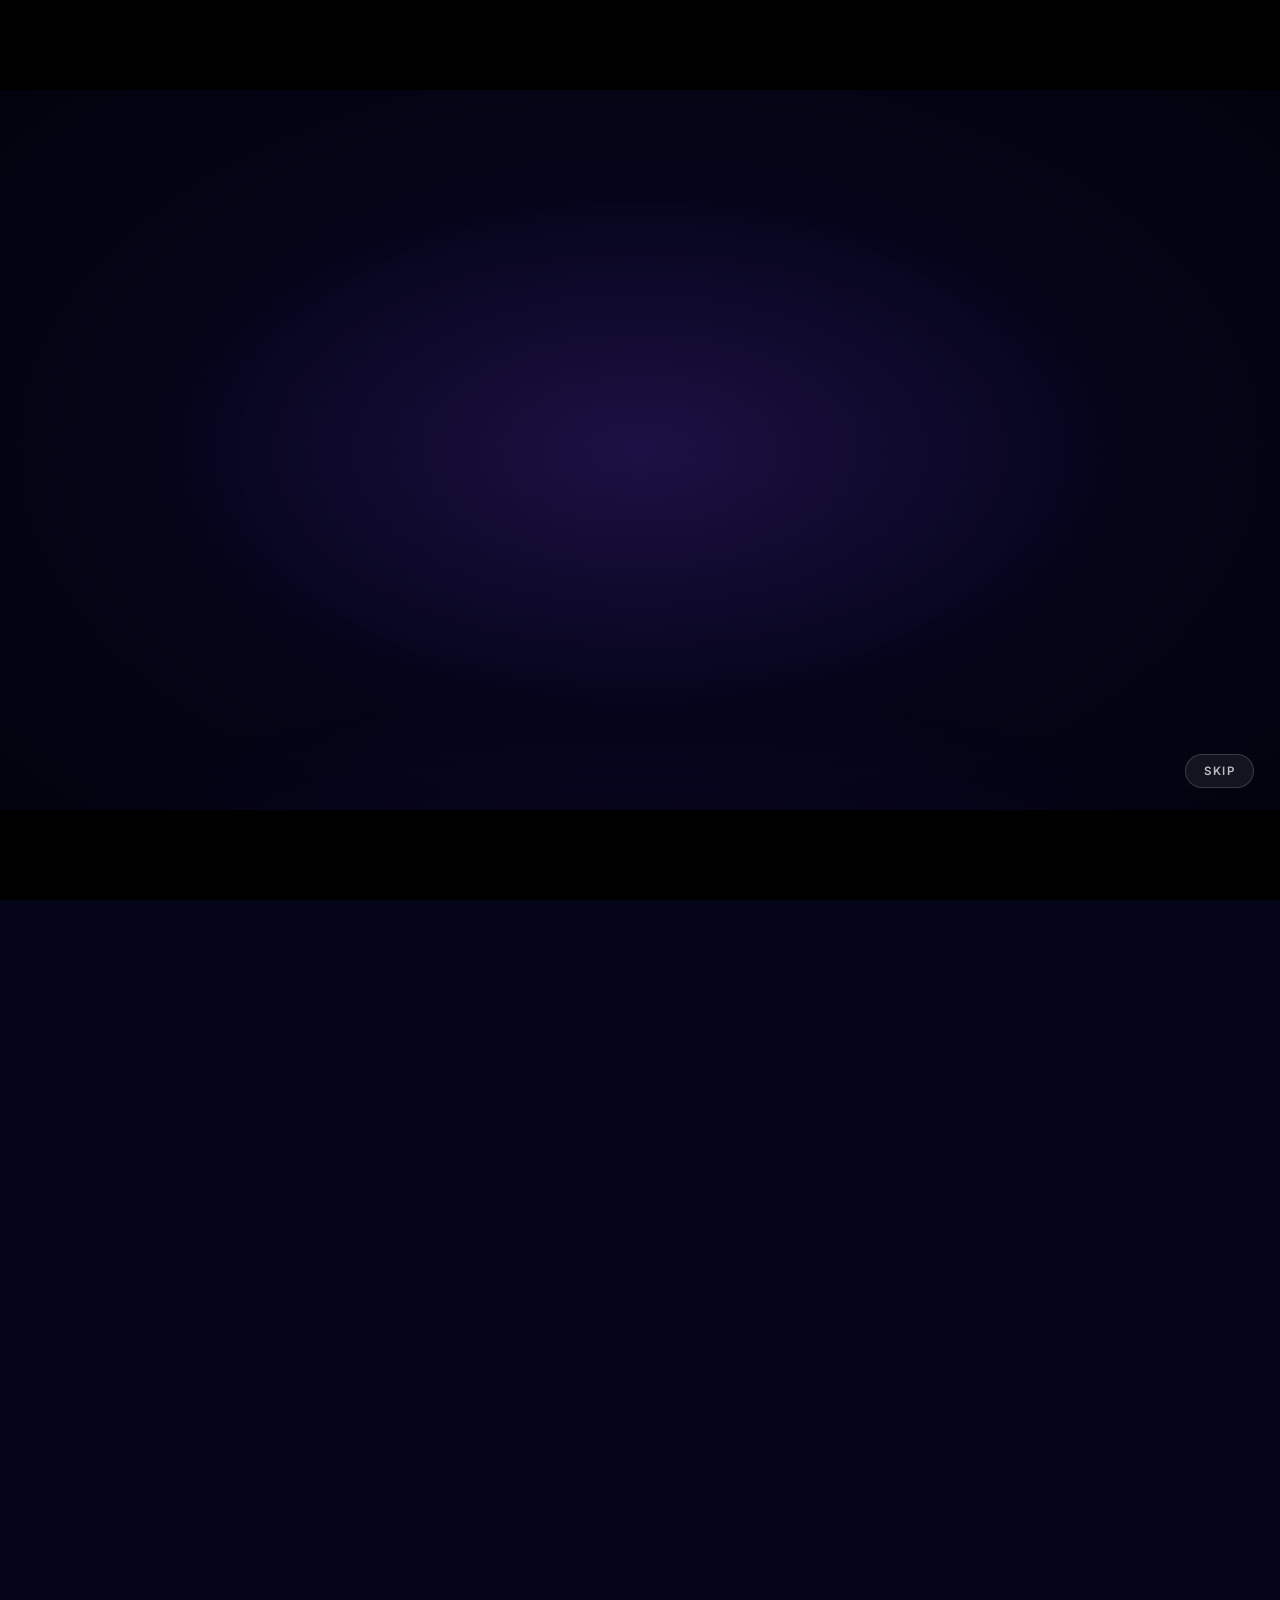
<file: index.html>
<!DOCTYPE html>
<html lang="en">
<head>
<meta charset="UTF-8">
  <link rel="icon" type="image/png" href="Logo/HOM Logo Default.png">
  <link rel="apple-touch-icon" href="Logo/HOM Logo Default.png">
<meta name="viewport" content="width=device-width, initial-scale=1.0">
<title>Hlophe Outdoor Media | Township &amp; Urban Advertising — Johannesburg</title>
<meta name="description" content="Hlophe Outdoor Media is Johannesburg's leading outdoor advertising company, connecting brands with millions of consumers across Gauteng's township markets. Static billboards, digital OOH, spaza branding and wall murals.">
<meta name="keywords" content="outdoor advertising Johannesburg, township advertising, OOH advertising South Africa, billboard advertising Soweto, BBBEE advertising agency, Gauteng outdoor media">
<link rel="canonical" href="https://hlophemedia.co.za/">
<meta property="og:title" content="Hlophe Outdoor Media | Township Outdoor Advertising">
<meta property="og:description" content="South Africa's leading township outdoor advertising network. Reach millions of consumers across Gauteng with static billboards, digital screens, spaza branding and wall murals.">
<meta property="og:type" content="website">
<meta property="og:image" content="https://hlophemedia.co.za/og-image.jpg">
<meta property="og:image:width" content="1200">
<meta property="og:image:height" content="630">
<meta property="og:site_name" content="Hlophe Outdoor Media">
<meta property="og:locale" content="en_ZA">
<meta name="twitter:card" content="summary_large_image">
<meta name="twitter:image" content="https://hlophemedia.co.za/og-image.jpg">
<meta property="og:url" content="https://hlophemedia.co.za/">
<link rel="stylesheet" href="css/style.css">
<link rel="stylesheet" href="css/motion.css?v=5">

<!-- Decide before first paint: skip intro if already seen this session or reduced-motion -->
<script>
(function(){
  try{
    var reduce = window.matchMedia && window.matchMedia('(prefers-reduced-motion: reduce)').matches;
    var seen   = sessionStorage.getItem('hom_intro_seen');
    if(!reduce && !seen){ document.documentElement.className += ' intro-on intro-lock'; }
  }catch(e){}
})();
</script>

<style>
/* ============================================================
   CINEMATIC INTRO — "the board lights up"  (~5s title sequence)
   Hidden unless JS opts in, so no-JS users are never blocked.
   ============================================================ */
#hom-intro { display: none; }
html.intro-on #hom-intro { display: block; }
html.intro-lock, html.intro-lock body { overflow: hidden; height: 100%; }

#hom-intro {
  position: fixed; inset: 0; z-index: 99999;
  background: transparent;            /* curtains provide the opaque backdrop */
  overflow: hidden;
  font-family: 'Syne', sans-serif;
  perspective: 1400px;
}
/* ambient glow */
#hom-intro::before {
  content: ''; position: absolute; inset: 0; z-index: 1;
  background:
    radial-gradient(ellipse 55% 42% at 50% 50%, rgba(124,58,237,0.20) 0%, transparent 70%),
    radial-gradient(ellipse 90% 60% at 50% 118%, rgba(109,40,217,0.13) 0%, transparent 70%);
  opacity: 0; animation: introGlow 1.6s 0.5s ease-out forwards;
}
/* vignette */
#hom-intro::after {
  content: ''; position: absolute; inset: 0; z-index: 3; pointer-events: none;
  background: radial-gradient(ellipse 78% 68% at 50% 50%, transparent 40%, rgba(0,0,0,0.55) 100%);
}
@keyframes introGlow { to { opacity: 1; } }

.intro-stage {
  position: absolute; inset: 0; z-index: 2;
  display: flex; align-items: center; justify-content: center;
  transform-style: preserve-3d;
  animation: introPush 0.95s 4.35s cubic-bezier(0.7,0,0.84,0) forwards;
}
@keyframes introPush { to { transform: scale(1.22); opacity: 0; filter: blur(6px); } }

/* ---- 1. ignition filament ---- */
.intro-line {
  position: absolute; top: 50%; left: 0; right: 0; margin: 0 auto;
  width: min(660px, 82vw); height: 2px;
  background: linear-gradient(90deg, transparent, #a78bfa 20%, #fff 50%, #a78bfa 80%, transparent);
  box-shadow: 0 0 30px rgba(167,139,250,0.9), 0 0 70px rgba(124,58,237,0.5);
  transform: scaleX(0); transform-origin: center;
  animation: introIgnite 0.85s 0.30s cubic-bezier(0.16,1,0.3,1) forwards,
             introLineOut 0.5s 1.05s ease-out forwards;
}
@keyframes introIgnite { 0% { transform: scaleX(0); opacity: 0; } 16% { opacity: 1; } 100% { transform: scaleX(1); opacity: 1; } }
@keyframes introLineOut { to { opacity: 0; } }

/* ---- 2. lens flare bloom at the strike ---- */
.intro-flare {
  position: absolute; top: 50%; left: 50%; z-index: 2;
  width: 420px; height: 420px; margin: -210px 0 0 -210px; border-radius: 50%;
  background: radial-gradient(circle, rgba(221,214,254,0.55) 0%, rgba(124,58,237,0.20) 38%, transparent 70%);
  opacity: 0; pointer-events: none;
  animation: introFlare 1.3s 0.45s ease-out forwards;
}
@keyframes introFlare {
  0% { opacity: 0; transform: scale(0.35); }
  30% { opacity: 0.95; transform: scale(1); }
  100% { opacity: 0; transform: scale(1.6); }
}

/* ---- 3. the board opens, then settles out of a 3D tilt ---- */
.intro-frame {
  position: relative;
  width: min(660px, 82vw);
  height: min(360px, 48vw);
  border: 1px solid rgba(167,139,250,0.32);
  border-radius: 5px;
  background: linear-gradient(158deg, rgba(124,58,237,0.13), rgba(255,255,255,0.025) 58%, transparent);
  box-shadow: 0 0 70px rgba(124,58,237,0.26), 0 30px 90px rgba(0,0,0,0.55),
              inset 0 1px 0 rgba(255,255,255,0.12);
  clip-path: inset(50% 0 50% 0);
  display: flex; flex-direction: column; align-items: center; justify-content: center;
  overflow: hidden;
  animation: introOpen 1.0s 0.90s cubic-bezier(0.16,1,0.3,1) forwards;
}

/* the whole billboard (face + legs) settles out of a tilt, then drifts toward camera */
.intro-board {
  display: flex; flex-direction: column; align-items: center;
  transform-style: preserve-3d;
  animation:
    introSettle 1.1s 0.90s cubic-bezier(0.16,1,0.3,1) forwards,
    introDrift  2.35s 2.00s ease-out forwards;   /* declared last so it wins after 2s */
}

/* ---- billboard support structure ---- */
.intro-legs {
  position: relative; width: min(660px, 82vw);
  height: clamp(54px, 8.5vw, 92px);
  opacity: 0; animation: introLegs 0.85s 1.95s ease-out forwards;
}
.intro-legs span {
  position: absolute; top: -2px; width: 5px; height: 100%;
  background: linear-gradient(180deg, rgba(167,139,250,0.45) 0%, rgba(124,58,237,0.16) 62%, transparent 100%);
}
.intro-legs span.l { left: 27%; }
.intro-legs span.r { right: 27%; }
.intro-legs b {           /* cross brace */
  position: absolute; top: 40%; left: 27%; right: 27%; height: 2px;
  background: linear-gradient(90deg, transparent, rgba(167,139,250,0.30), transparent);
}
@keyframes introLegs { to { opacity: 1; } }

/* ---- traffic passing beneath: long-exposure light trails ---- */
.intro-traffic {
  position: absolute; left: 0; right: 0; bottom: 9%;
  height: clamp(84px, 15vh, 160px); z-index: 1;
  pointer-events: none; overflow: hidden;
  opacity: 0; animation: introTraffic 1.0s 2.20s ease-out forwards;
}
@keyframes introTraffic { to { opacity: 1; } }
/* road glow + horizon */
.intro-traffic::before {
  content: ''; position: absolute; left: 0; right: 0; top: 0; height: 1px;
  background: linear-gradient(90deg, transparent, rgba(167,139,250,0.45), transparent);
}
.intro-traffic::after {
  content: ''; position: absolute; inset: 0;
  background: linear-gradient(180deg, rgba(124,58,237,0.10), transparent 70%);
}
.streak {
  position: absolute; border-radius: 99px;
  filter: blur(0.7px);
  animation-timing-function: linear; animation-iteration-count: infinite;
}
.streak.hl { background: linear-gradient(90deg, transparent, rgba(255,255,255,0.95) 45%, rgba(196,181,253,0.65) 75%, transparent); animation-name: streakR; }
.streak.tl { background: linear-gradient(90deg, transparent, rgba(255,92,104,0.85) 45%, rgba(255,140,90,0.45) 75%, transparent); animation-name: streakL; }
@keyframes streakR { from { transform: translateX(-40vw); } to { transform: translateX(140vw); } }
@keyframes streakL { from { transform: translateX(140vw); } to { transform: translateX(-40vw); } }
@keyframes introOpen   { to { clip-path: inset(0 0 0 0); } }
@keyframes introSettle { from { transform: perspective(1400px) rotateX(9deg) scale(0.955); } to { transform: perspective(1400px) rotateX(0deg) scale(1); } }
@keyframes introDrift  { from { transform: perspective(1400px) scale(1); } to { transform: perspective(1400px) scale(1.045); } }

/* corner ticks, staggered */
.intro-frame i {
  position: absolute; width: 16px; height: 16px;
  border: 0 solid rgba(196,181,253,0.9);
  opacity: 0; animation: introTick 0.5s ease-out forwards;
}
.intro-frame i.tl { top: 10px; left: 10px;  border-top-width: 1.5px; border-left-width: 1.5px;  animation-delay: 1.70s; }
.intro-frame i.tr { top: 10px; right: 10px; border-top-width: 1.5px; border-right-width: 1.5px; animation-delay: 1.78s; }
.intro-frame i.bl { bottom: 10px; left: 10px;  border-bottom-width: 1.5px; border-left-width: 1.5px;  animation-delay: 1.86s; }
.intro-frame i.br { bottom: 10px; right: 10px; border-bottom-width: 1.5px; border-right-width: 1.5px; animation-delay: 1.94s; }
@keyframes introTick { from { opacity: 0; transform: scale(1.6); } to { opacity: 1; transform: none; } }

/* ---- 4. logo ---- */
.intro-logo {
  width: clamp(40px, 7vw, 56px); height: auto; display: block;
  margin-bottom: clamp(12px, 2.2vw, 20px);
  opacity: 0; transform: translateY(14px) scale(0.86); filter: blur(8px);
  animation: introLogo 0.85s 1.75s cubic-bezier(0.16,1,0.3,1) forwards;
}
@keyframes introLogo { to { opacity: 1; transform: none; filter: blur(0); } }

/* ---- 5. wordmark, per-letter blur-in (letters injected by JS) ---- */
.intro-words { display: flex; flex-direction: column; align-items: center; gap: 1px; }
.intro-words .iw { overflow: hidden; padding: 0 2px; }
.intro-words .iw > span {
  display: block;
  font-size: clamp(1.4rem, 4.8vw, 2.65rem);
  font-weight: 800; letter-spacing: 0.06em; line-height: 1.1;
  color: rgba(255,255,255,0.97);
  white-space: nowrap;
}
.intro-words .iw:nth-child(3) > span { color: var(--accent-pale, #c4b5fd); }
.intro-words .ltr {
  display: inline-block;
  opacity: 0; transform: translateY(112%) rotate(5deg); filter: blur(9px);
  animation: introLtr 0.95s cubic-bezier(0.16,1,0.3,1) forwards;
}
@keyframes introLtr { to { opacity: 1; transform: none; filter: blur(0); } }

/* ---- 6. accent rule draws under the wordmark ---- */
.intro-rule {
  width: clamp(90px, 16vw, 140px); height: 1px; margin-top: clamp(12px, 2vw, 18px);
  background: linear-gradient(90deg, transparent, rgba(196,181,253,0.95), transparent);
  transform: scaleX(0); animation: introRule 0.75s 3.00s cubic-bezier(0.16,1,0.3,1) forwards;
}
@keyframes introRule { to { transform: scaleX(1); } }

/* ---- 7. tagline ---- */
.intro-tag {
  margin-top: clamp(10px, 1.8vw, 15px);
  font-family: 'Inter', sans-serif;
  font-size: clamp(0.56rem, 1.5vw, 0.68rem);
  font-weight: 600; text-transform: uppercase;
  color: rgba(255,255,255,0.68);
  letter-spacing: 0.34em; text-indent: 0.34em;
  opacity: 0; animation: introTag 1.0s 3.30s ease-out forwards;
}
@keyframes introTag { from { opacity: 0; letter-spacing: 0.16em; text-indent: 0.16em; } to { opacity: 1; letter-spacing: 0.34em; text-indent: 0.34em; } }

/* ---- 8. specular sweep ---- */
.intro-sweep {
  position: absolute; top: 0; bottom: 0; width: 42%;
  background: linear-gradient(100deg, transparent, rgba(255,255,255,0.14) 44%, rgba(196,181,253,0.24) 56%, transparent);
  transform: skewX(-14deg); left: -60%;
  animation: introSweep 1.25s 2.80s cubic-bezier(0.45,0,0.55,1) forwards;
}
@keyframes introSweep { to { left: 118%; } }

/* ---- drifting light motes ---- */
.intro-mote {
  position: absolute; z-index: 2; border-radius: 50%;
  background: rgba(196,181,253,0.75); pointer-events: none; opacity: 0;
  animation: introMote linear forwards;
}
@keyframes introMote {
  0%   { opacity: 0; transform: translateY(14px); }
  22%  { opacity: 0.7; }
  75%  { opacity: 0.5; }
  100% { opacity: 0; transform: translateY(-46px); }
}

/* scanline texture */
.intro-scan {
  position: absolute; inset: 0; z-index: 3; pointer-events: none; opacity: 0.26;
  background: repeating-linear-gradient(to bottom, rgba(255,255,255,0.035) 0 1px, transparent 1px 3px);
  mix-blend-mode: overlay;
}

/* letterbox bars */
.intro-bar {
  position: absolute; left: 0; right: 0; height: 10vh; background: #000; z-index: 4;
}
.intro-bar.t { top: 0;    transform: translateY(-100%); animation: introBarIn 0.8s 0.05s cubic-bezier(0.16,1,0.3,1) forwards; }
.intro-bar.b { bottom: 0; transform: translateY(100%);  animation: introBarIn 0.8s 0.05s cubic-bezier(0.16,1,0.3,1) forwards; }
@keyframes introBarIn { to { transform: translateY(0); } }

/* exit curtains — the opaque backdrop that splits to reveal the site */
.intro-curtain {
  position: absolute; left: 0; right: 0; height: 50.5%;
  background: #05051a; z-index: 0;
}
.intro-curtain.t { top: 0; }
.intro-curtain.b { bottom: 0; }

/* soft bloom at the cut (single, gentle — not a strobe) */
.intro-bloom {
  position: absolute; inset: 0; z-index: 4; pointer-events: none; opacity: 0;
  background: radial-gradient(ellipse 60% 50% at 50% 50%, rgba(221,214,254,0.9), rgba(124,58,237,0.35) 45%, transparent 75%);
}
#hom-intro.is-out .intro-bloom { animation: introBloom 0.75s ease-out forwards; }
@keyframes introBloom { 0% { opacity: 0; } 18% { opacity: 0.32; } 100% { opacity: 0; } }

/* ---- exit ---- */
#hom-intro.is-out .intro-curtain.t { animation: curtainUp   0.95s cubic-bezier(0.76,0,0.24,1) forwards; }
#hom-intro.is-out .intro-curtain.b { animation: curtainDown 0.95s cubic-bezier(0.76,0,0.24,1) forwards; }
#hom-intro.is-out .intro-bar.t     { animation: curtainUp   0.75s cubic-bezier(0.76,0,0.24,1) forwards; }
#hom-intro.is-out .intro-bar.b     { animation: curtainDown 0.75s cubic-bezier(0.76,0,0.24,1) forwards; }
#hom-intro.is-out::before, #hom-intro.is-out::after,
#hom-intro.is-out .intro-scan { opacity: 0; transition: opacity 0.35s; }
#hom-intro.is-out .intro-skip { opacity: 0; transition: opacity 0.2s; }
@keyframes curtainUp   { to { transform: translateY(-100%); } }
@keyframes curtainDown { to { transform: translateY(100%); } }
/* if skipped early, drop the stage immediately */
#hom-intro.is-out .intro-stage { animation: none; opacity: 0; transform: scale(1.08); transition: opacity 0.3s, transform 0.5s; }

/* skip */
.intro-skip {
  position: absolute; bottom: calc(10vh + 22px); right: 26px; z-index: 5;
  padding: 9px 18px; border-radius: 50px; cursor: pointer;
  background: rgba(255,255,255,0.07); border: 1px solid rgba(255,255,255,0.16);
  color: rgba(255,255,255,0.72); font-family: 'Inter', sans-serif;
  font-size: 0.72rem; font-weight: 600; letter-spacing: 0.12em; text-transform: uppercase;
  opacity: 0; animation: introSkipIn 0.6s 1.2s ease-out forwards;
  transition: background 0.2s, color 0.2s, border-color 0.2s;
}
.intro-skip:hover { background: rgba(124,58,237,0.35); border-color: rgba(167,139,250,0.5); color: #fff; }
@keyframes introSkipIn { to { opacity: 1; } }

@media (max-width: 560px) {
  .intro-frame { height: min(320px, 64vw); }
  .intro-bar { height: 7vh; }
  .intro-skip { bottom: calc(7vh + 16px); right: 18px; padding: 8px 15px; font-size: 0.66rem; }
  .intro-tag { letter-spacing: 0.24em; text-indent: 0.24em; }
  @keyframes introTag { from { opacity: 0; letter-spacing: 0.12em; text-indent: 0.12em; } to { opacity: 1; letter-spacing: 0.24em; text-indent: 0.24em; } }
  /* keep the letter reveal cheap on phones */
  .intro-words .ltr { filter: none; }
  @keyframes introLtr { to { opacity: 1; transform: none; } }
  .intro-flare { width: 300px; height: 300px; margin: -150px 0 0 -150px; }
}

/* ===== HERO ===== */
#hero {
  position: relative; min-height: 100vh; z-index: 1;
  display: flex; align-items: flex-start; overflow: hidden;
  background: #05051a;
}
/* Layer 1 — photo */
#hero-bg-img {
  position: absolute; inset: 0; width: 100%; height: 100%;
  object-fit: cover; object-position: center 45%;
  pointer-events: none; z-index: 1;
}
/* Layer 2 — colour grade: darken + slight desaturate so text is legible */
#hero-grade {
  position: absolute; inset: 0; pointer-events: none; z-index: 2;
  background: rgba(5,5,26,0.42);
  mix-blend-mode: multiply;
}
/* Layer 3 — directional vignette: dark top for nav, dark bottom for stats overlap */
#hero-vignette {
  position: absolute; inset: 0; pointer-events: none; z-index: 3;
  background:
    linear-gradient(to bottom,
      rgba(5,5,26,0.88) 0%,
      rgba(5,5,26,0.30) 28%,
      rgba(5,5,26,0.08) 52%,
      rgba(5,5,26,0.55) 80%,
      rgba(5,5,26,0.92) 100%),
    linear-gradient(to right,
      rgba(5,5,26,0.55) 0%,
      rgba(5,5,26,0.10) 45%,
      rgba(5,5,26,0.05) 100%);
}
/* Layer 4 — subtle purple accent glow bottom-left */
#hero-accent {
  position: absolute; inset: 0; pointer-events: none; z-index: 4;
  background: radial-gradient(ellipse 60% 40% at 15% 85%, rgba(124,58,237,0.22) 0%, transparent 70%);
}
/* Layer 5 — particles canvas (behind content, above vignette) */
#hero-canvas {
  position: absolute; inset: 0; width: 100%; height: 100%;
  pointer-events: none; z-index: 5; opacity: 0.45;
}
/* Layer 6 — content */
.hero-content {
  position: relative; z-index: 6;
  padding-top: clamp(130px, 18vh, 200px);
  padding-bottom: clamp(60px, 8vh, 100px);
  width: 100%;
}
.hero-badge {
  display: inline-flex; align-items: center; gap: 8px;
  padding: 6px 16px; border-radius: 50px; margin-bottom: 32px;
  background: rgba(124,58,237,0.10);
  border: 1px solid rgba(167,139,250,0.25);
  font-size: 0.75rem; font-weight: 600; letter-spacing: 0.08em;
  text-transform: uppercase; color: var(--accent-pale);
  animation: fadeDown 0.7s var(--ease-spring) 0.2s both;
}
.hero-badge .pulse {
  width: 6px; height: 6px; border-radius: 50%;
  background: var(--accent-pale);
  animation: pulseDot 2.2s ease infinite;
}
@keyframes pulseDot { 0%,100%{opacity:1;transform:scale(1)} 50%{opacity:0.4;transform:scale(1.4)} }
@keyframes fadeDown  { from{opacity:0;transform:translateY(-16px)} to{opacity:1;transform:none} }
@keyframes fadeUp    { from{opacity:0;transform:translateY(24px)}  to{opacity:1;transform:none} }
@keyframes fadeIn    { from{opacity:0} to{opacity:1} }

.hero-title {
  font-family: 'Syne', sans-serif;
  font-size: clamp(2rem, 4.8vw, 3.8rem);
  font-weight: 800; line-height: 1.08; letter-spacing: -0.025em;
  color: var(--t1); margin-bottom: 28px;
  animation: fadeUp 0.9s var(--ease-spring) 0.35s both;
}
.hero-title .accent-line {
  background: linear-gradient(135deg, var(--accent-light) 0%, var(--accent-pale) 100%);
  -webkit-background-clip: text; background-clip: text; color: transparent;
  display: block;
}
.hero-sub {
  font-size: clamp(1rem, 1.8vw, 1.18rem);
  color: var(--t2); line-height: 1.75; max-width: 580px;
  margin-bottom: 44px;
  animation: fadeUp 0.9s var(--ease-spring) 0.50s both;
}
.hero-ctas {
  display: flex; gap: 16px; flex-wrap: nowrap;
  animation: fadeUp 0.9s var(--ease-spring) 0.65s both;
  margin-bottom: 64px;
}
@media (max-width: 520px) {
  .hero-ctas {
    flex-direction: column;
    align-items: flex-start;
    gap: 14px;
  }
  .hero-ctas .btn { width: 100%; max-width: 320px; justify-content: center; }
}
.hero-trust {
  display: flex; align-items: center; gap: 20px; flex-wrap: wrap;
  animation: fadeIn 1s ease 1s both;
}
.hero-trust-item {
  display: flex; align-items: center; gap: 8px;
  font-size: 0.8rem; color: var(--t3); font-weight: 500;
}
.hero-trust-item svg { width: 14px; height: 14px; color: var(--accent-pale); }
.hero-trust-sep { width: 1px; height: 16px; background: var(--border-dim); }
.hero-scroll {
  position: absolute; bottom: 36px; left: 50%; transform: translateX(-50%);
  display: flex; flex-direction: column; align-items: center; gap: 6px;
  color: var(--t4); font-size: 0.68rem; letter-spacing: 0.12em; text-transform: uppercase;
  animation: fadeIn 1s ease 1.4s both; z-index: 2;
}
.hero-scroll-line {
  width: 1px; height: 36px;
  background: linear-gradient(to bottom, var(--accent-pale), transparent);
  animation: lineGrow 2s ease infinite;
}
@keyframes lineGrow { 0%{transform:scaleY(0);transform-origin:top} 50%{transform:scaleY(1);transform-origin:top} 51%{transform:scaleY(1);transform-origin:bottom} 100%{transform:scaleY(0);transform-origin:bottom} }

/* ===== SERVICES OVERVIEW ===== */
.services-grid {
  display: grid; grid-template-columns: repeat(2,1fr); gap: 20px;
}
.svc-card {
  padding: 36px; border-radius: var(--r-xl);
  position: relative; overflow: hidden;
  transition: transform 0.4s var(--ease-spring), box-shadow 0.4s;
  cursor: default;
}
.svc-card:hover {
  transform: translateY(-6px);
  box-shadow: 0 20px 56px rgba(0,0,0,0.40), inset 0 1px 0 rgba(255,255,255,0.16) !important;
}
.svc-card .svc-num {
  position: absolute; top: 20px; right: 24px;
  font-family: 'Syne', sans-serif; font-size: 4.5rem; font-weight: 800;
  color: rgba(255,255,255,0.03); line-height: 1; pointer-events: none;
  user-select: none;
}
.svc-title {
  font-family: 'Syne', sans-serif; font-size: 1.3rem;
  font-weight: 700; margin: 18px 0 10px; letter-spacing: -0.01em;
}
.svc-desc { font-size: 0.9rem; color: var(--t2); line-height: 1.70; margin-bottom: 20px; }
.svc-link {
  display: inline-flex; align-items: center; gap: 6px;
  font-size: 0.82rem; font-weight: 600; color: var(--accent-pale);
  letter-spacing: 0.02em; transition: gap 0.2s;
}
.svc-link:hover { gap: 10px; }
.svc-link svg { width: 14px; height: 14px; }

/* ===== WHY SECTION ===== */
.why-grid { display: grid; grid-template-columns: repeat(3,1fr); gap: 24px; }
.why-card {
  padding: 40px 32px; text-align: center;
  transition: transform 0.35s var(--ease-spring);
}
.why-card:hover { transform: translateY(-8px); }
.why-card .icon-wrap { margin: 0 auto 24px; }
.why-card:hover .icon-wrap {
  background: linear-gradient(145deg, rgba(124,58,237,0.40), rgba(124,58,237,0.18));
  border-color: rgba(167,139,250,0.50);
}
.why-card h3 { font-family: 'Syne', sans-serif; font-size: 1.15rem; font-weight: 700; margin-bottom: 12px; }
.why-card p  { font-size: 0.88rem; color: var(--t2); line-height: 1.72; }

/* stat sub-label */
.stat-sub { font-size: 0.72rem; color: var(--t4); margin-top: 4px; letter-spacing: 0.02em; }

/* ===== FEATURED WORK ===== */
.work-grid {
  display: grid; grid-template-columns: 1.6fr 1fr;
  grid-template-rows: 1fr 1fr; gap: 16px; height: 520px;
}
.work-item {
  border-radius: var(--r-lg); overflow: hidden; position: relative;
  cursor: pointer; border: 1px solid var(--border-dim);
  transition: border-color 0.3s;
}
.work-item:first-child { grid-row: span 2; }
.work-item:hover { border-color: rgba(124,58,237,0.35); }
.work-item img { width: 100%; height: 100%; object-fit: cover; transition: transform 0.5s var(--ease-spring); }
.work-item:hover img { transform: scale(1.04); }
.work-item-overlay {
  position: absolute; inset: 0;
  background: linear-gradient(to top, rgba(5,5,26,0.85) 0%, transparent 55%);
  opacity: 0; transition: opacity 0.3s; display: flex; align-items: flex-end; padding: 20px;
}
.work-item:hover .work-item-overlay { opacity: 1; }
.work-tag {
  display: inline-block; padding: 4px 10px; border-radius: 50px;
  background: rgba(124,58,237,0.75); backdrop-filter: blur(8px);
  font-size: 0.68rem; font-weight: 700; letter-spacing: 0.08em;
  text-transform: uppercase; margin-bottom: 6px;
}
.work-name { font-weight: 700; font-size: 0.92rem; }

/* ===== CTA BANNER ===== */
.cta-banner {
  padding: 72px; border-radius: var(--r-2xl);
  position: relative; overflow: hidden; text-align: center;
}
.cta-banner-bg {
  position: absolute; inset: 0;
  background: linear-gradient(135deg, rgba(124,58,237,0.25) 0%, rgba(109,40,217,0.15) 50%, rgba(124,58,237,0.08) 100%);
  pointer-events: none;
}
.cta-banner h2 {
  font-family: 'Syne', sans-serif; font-size: clamp(1.8rem,3.5vw,2.8rem);
  font-weight: 800; letter-spacing: -0.02em; margin-bottom: 20px;
  position: relative; z-index: 1;
}
.cta-banner p {
  font-size: 1.05rem; color: var(--t2); max-width: 480px;
  margin: 0 auto 52px; line-height: 1.70; position: relative; z-index: 1;
}
.cta-banner-btns {
  display: flex; gap: 16px; justify-content: center; flex-wrap: wrap;
  position: relative; z-index: 1;
}
@media (max-width: 520px) {
  .cta-banner-btns { flex-direction: column; align-items: center; gap: 12px; }
  .cta-banner-btns .btn { width: 100%; max-width: 320px; justify-content: center; }
}

/* ===== CLIENTS ===== */
.marquee-wrap {
  overflow: hidden;
  width: 100%;
  max-width: 100vw;
  mask-image: linear-gradient(to right, transparent, #000 12%, #000 88%, transparent);
  -webkit-mask-image: linear-gradient(to right, transparent, #000 12%, #000 88%, transparent);
}
.marquee-track {
  display: flex; gap: 16px; width: max-content;
  animation: marquee 32s linear infinite;
}
.marquee-track:hover { animation-play-state: paused; }
@keyframes marquee { to { transform: translateX(-50%); } }
.client-chip {
  height: 56px; min-width: 130px; padding: 10px 20px;
  border-radius: 12px; display: flex; align-items: center; justify-content: center;
  background: rgba(255,255,255,0.04); border: 1px solid var(--border-dim);
  flex-shrink: 0; filter: grayscale(1) brightness(0.6);
  transition: all 0.3s;
}
.client-chip:hover { filter: none; background: rgba(255,255,255,0.07); border-color: rgba(124,58,237,0.30); }
.client-chip img { max-height: 32px; max-width: 110px; object-fit: contain; }

/* Responsive */
@media(max-width:900px){
  .services-grid { grid-template-columns: 1fr; }
  .why-grid { grid-template-columns: 1fr; gap: 16px; }
  .work-grid { grid-template-columns: 1fr; height: auto; grid-template-rows: auto; }
  .work-item:first-child { grid-row: span 1; height: 280px; }
  .work-item { height: 200px; }
  .cta-banner { padding: 44px 28px; border-radius: var(--r-xl); }
}
</style>
<script type="application/ld+json">
{
  "@context": "https://schema.org",
  "@type": "LocalBusiness",
  "name": "Hlophe Outdoor Media",
  "description": "Johannesburg-based outdoor advertising company specialising in township and urban market advertising across Gauteng.",
  "url": "https://hlophemedia.co.za",
  "telephone": "+27814297622",
  "email": "thami@hlophemedia.co.za",
  "address": {
    "@type": "PostalAddress",
    "streetAddress": "22803 Nectarine Street, Protea Glen ext 26",
    "addressLocality": "Soweto",
    "postalCode": "1818",
    "addressCountry": "ZA"
  },
  "areaServed": "Gauteng, South Africa",
  "foundingDate": "2025",
  "sameAs": ["https://hlophemedia.co.za"]
}
</script>
</head>
<body>

<!-- ===== CINEMATIC INTRO ===== -->
<div id="hom-intro" aria-hidden="true">
  <div class="intro-curtain t"></div>
  <div class="intro-curtain b"></div>
  <div class="intro-stage">
    <div class="intro-flare"></div>
    <div class="intro-line"></div>
    <div class="intro-board">
    <div class="intro-frame">
      <i class="tl"></i><i class="tr"></i><i class="bl"></i><i class="br"></i>
      <img src="Logo/HOM Logo White.png" class="intro-logo" alt="" width="56" height="56">
      <div class="intro-words">
        <div class="iw"><span>HLOPHE</span></div>
        <div class="iw"><span>OUTDOOR</span></div>
        <div class="iw"><span>MEDIA</span></div>
      </div>
      <div class="intro-rule"></div>
      <div class="intro-tag">OOH Advertising &middot; Gauteng</div>
      <div class="intro-sweep"></div>
    </div>
    <div class="intro-legs"><span class="l"></span><span class="r"></span><b></b></div>
    </div>
    <div class="intro-traffic"></div>
  </div>
  <div class="intro-scan"></div>
  <div class="intro-bloom"></div>
  <div class="intro-bar t"></div>
  <div class="intro-bar b"></div>
  <button class="intro-skip" type="button">Skip</button>
</div>
<script>
(function(){
  var el = document.getElementById('hom-intro');
  if (!el) return;
  var root = document.documentElement;
  /* Not opted in (already seen / reduced motion / no JS path) — drop it entirely */
  if (!root.classList.contains('intro-on')) { el.parentNode.removeChild(el); return; }

  try { sessionStorage.setItem('hom_intro_seen', '1'); } catch (e) {}

  /* split the wordmark into per-letter spans with a staggered reveal */
  var lineDelay = [1.95, 2.10, 2.25];
  el.querySelectorAll('.intro-words .iw > span').forEach(function (span, li) {
    var text = span.textContent, out = '';
    for (var i = 0; i < text.length; i++) {
      out += '<span class="ltr" style="animation-delay:' +
             (lineDelay[li] + i * 0.042).toFixed(3) + 's">' + text[i] + '</span>';
    }
    span.innerHTML = out;
  });

  /* drifting light motes */
  var stage = el.querySelector('.intro-stage');
  for (var m = 0; m < 14; m++) {
    var d = document.createElement('span');
    var size = (Math.random() * 2.2 + 1).toFixed(1);
    d.className = 'intro-mote';
    d.style.cssText =
      'width:' + size + 'px;height:' + size + 'px;' +
      'left:' + (Math.random() * 100).toFixed(2) + '%;' +
      'top:'  + (35 + Math.random() * 40).toFixed(2) + '%;' +
      'animation-duration:' + (3 + Math.random() * 2.5).toFixed(2) + 's;' +
      'animation-delay:' + (0.9 + Math.random() * 2).toFixed(2) + 's;';
    stage.appendChild(d);
  }

  /* long-exposure traffic streaks passing under the board */
  var road = el.querySelector('.intro-traffic');
  for (var t = 0; t < 15; t++) {
    var sk = document.createElement('span');
    var tail = Math.random() < 0.45;
    sk.className = 'streak ' + (tail ? 'tl' : 'hl');
    sk.style.cssText =
      'width:' + (130 + Math.random() * 220).toFixed(0) + 'px;' +
      'height:' + (Math.random() < 0.3 ? 3 : 2) + 'px;' +
      'top:' + (8 + Math.random() * 80).toFixed(1) + '%;' +
      'opacity:' + (0.6 + Math.random() * 0.4).toFixed(2) + ';' +
      'animation-duration:' + (1.3 + Math.random() * 2.0).toFixed(2) + 's;' +
      'animation-delay:' + (Math.random() * 2.0).toFixed(2) + 's;';
    road.appendChild(sk);
  }

  var done = false;
  function finish() {
    if (done) return; done = true;
    el.classList.add('is-out');
    root.classList.remove('intro-lock');           /* free the scroll immediately */
    setTimeout(function () {
      if (el.parentNode) el.parentNode.removeChild(el);
      root.classList.remove('intro-on');
    }, 1000);
  }

  var timer = setTimeout(finish, 4350);
  function skip(){ clearTimeout(timer); finish(); }

  el.querySelector('.intro-skip').addEventListener('click', skip);
  document.addEventListener('keydown', function (e) {
    if (e.key === 'Escape' || e.key === 'Enter' || e.key === ' ') skip();
  });
  /* Safety net: never leave the site covered if an animation stalls */
  setTimeout(function(){ if (!done) finish(); }, 8000);
})();
</script>

<div class="bg-ambient"></div>

<!-- MOBILE MENU -->
<div id="mobile-menu">
  <button id="mobile-menu-close" aria-label="Close menu">
    <svg viewBox="0 0 24 24" fill="none" stroke="currentColor" stroke-width="2" width="18" height="18"><path d="M18 6L6 18M6 6l12 12"/></svg>
  </button>
  <a href="index.html">Home</a>
  <a href="about.html">About</a>
  <a href="services.html">Services</a>
  <a href="portfolio.html">Portfolio</a>
  <a href="contact.html">Contact</a>
</div>

<!-- NAVBAR -->
<nav id="navbar" role="navigation" aria-label="Main navigation">
  <a href="index.html" class="nav-brand" aria-label="Hlophe Outdoor Media Home">
    <img src="Logo/HOM Logo White.png" alt="HOM Logo" width="38" height="38">
    <div class="nav-brand-text">
      <span class="nav-brand-name">HLOPHE OUTDOOR MEDIA</span>
      <span class="nav-brand-sub">OOH Advertising · Gauteng</span>
    </div>
  </a>
  <div class="nav-links">
    <a href="index.html" class="active">Home</a>
    <a href="about.html">About</a>
    <a href="services.html">Services</a>
    <a href="portfolio.html">Portfolio</a>
    <a href="contact.html" class="nav-cta">Get a Proposal</a>
  </div>
  <button class="nav-toggle" id="nav-toggle" aria-label="Open menu">
    <span></span><span></span><span></span>
  </button>
</nav>

<!-- HERO -->
<section id="hero" aria-label="Hero">
  <picture><source type="image/webp" srcset="gallery/hero-billboard-480.webp 480w, gallery/hero-billboard-960.webp 960w, gallery/hero-billboard-1600.webp 1600w" sizes="100vw"><img id="hero-bg-img" data-par="0.12" src="gallery/hero-billboard.jpg" alt="" aria-hidden="true"></picture>
  <div id="hero-grade" aria-hidden="true"></div>
  <div id="hero-vignette" aria-hidden="true"></div>
  <div id="hero-accent" aria-hidden="true"></div>
  <canvas id="hero-canvas" aria-hidden="true"></canvas>
  <div class="container">
    <div class="hero-content">
      <div class="hero-badge"><span class="pulse"></span>Gauteng's #1 Township OOH Network</div>
      <h1 class="hero-title">
        Your Brand, Inside<br>
        <span class="accent-line">Every Township</span>
        in Gauteng
      </h1>
      <p class="hero-sub">
        Most agencies put your brand near township markets. We put it <em style="color:var(--accent-pale);font-style:normal;font-weight:600;">inside</em> them, at the taxi rank, the spaza, the school gate, the corner where millions of consumers make daily decisions.
      </p>
      <div class="hero-ctas">
        <a href="contact.html" class="btn btn-primary btn-lg">
          Get a Free Proposal
          <svg viewBox="0 0 24 24" fill="none" stroke="currentColor" stroke-width="2"><path d="M5 12h14M12 5l7 7-7 7" stroke-linecap="round" stroke-linejoin="round"/></svg>
        </a>
        <a href="portfolio.html" class="btn btn-ghost btn-lg">See the Work</a>
      </div>
      <div class="hero-trust">
        <div class="hero-trust-item">
          <svg viewBox="0 0 24 24" fill="none" stroke="currentColor" stroke-width="2"><path d="M12 22s8-4 8-10V5l-8-3-8 3v7c0 6 8 10 8 10z"/></svg>
          BBBEE Level 1
        </div>
        <div class="hero-trust-sep"></div>
        <div class="hero-trust-item">
          <svg viewBox="0 0 24 24" fill="none" stroke="currentColor" stroke-width="2"><path d="M17 21v-2a4 4 0 00-4-4H5a4 4 0 00-4 4v2"/><circle cx="9" cy="7" r="4"/><path d="M23 21v-2a4 4 0 00-3-3.87M16 3.13a4 4 0 010 7.75"/></svg>
          10+ Major Brands
        </div>
        <div class="hero-trust-sep"></div>
        <div class="hero-trust-item">
          <svg viewBox="0 0 24 24" fill="none" stroke="currentColor" stroke-width="2"><circle cx="12" cy="12" r="10"/><path d="M12 6v6l4 2"/></svg>
          5M+ Consumers Reached
        </div>
      </div>
    </div>
  </div>
  <div class="hero-scroll" aria-hidden="true">
    <div class="hero-scroll-line"></div>
    <span>Scroll</span>
  </div>
</section>

<!-- STATS -->
<div style="position:relative;z-index:1;padding:0 var(--gutter);margin-top:-40px;" class="reveal">
  <div style="max-width:var(--max-w);margin:0 auto;">
    <div class="stats-grid" data-stagger="0.08">
      <div class="stat-card">
        <div class="stat-value" data-counter data-target="10" data-suffix="+">10+</div>
        <div class="stat-label">Major Brands Served</div>
        <div class="stat-sub">Across FMCG, telecoms and financial services</div>
      </div>
      <div class="stat-card">
        <div class="stat-value" data-counter data-target="5" data-suffix="M+">5M+</div>
        <div class="stat-label">Consumers Reached</div>
        <div class="stat-sub">Across Gauteng's township markets</div>
      </div>
      <div class="stat-card">
        <div class="stat-value" data-counter data-target="4" data-suffix="">4</div>
        <div class="stat-label">Advertising Formats</div>
        <div class="stat-sub">Billboard · Digital · Spaza · Mural</div>
      </div>
      <div class="stat-card">
        <div class="stat-value">L1</div>
        <div class="stat-label">BBBEE Certified</div>
        <div class="stat-sub">Fully compliant & transformation-ready</div>
      </div>
    </div>
  </div>
</div>

<!-- SERVICES OVERVIEW -->
<section class="section-pad" id="services-overview">
  <div class="container">
    <div class="section-header">
      <div data-n="01" class="section-label reveal"><span class="dot"></span>Our Formats</div>
      <h2 class="section-heading reveal d-100">Four Ways to Own <em>Your Market</em></h2>
      <p class="section-body reveal d-200">Whether you need mass reach, intimate community presence, or high-frequency digital visibility, we have the format. Most clients combine two or more for compounding impact.</p>
    </div>
    <div class="services-grid" data-stagger="0.08">

      <!-- Billboard -->
      <div class="svc-card glass reveal d-100" data-tilt>
        <div class="svc-num">01</div>
        <div class="icon-wrap icon-wrap-lg">
          <svg viewBox="0 0 24 24" fill="none" stroke="currentColor" stroke-width="1.5"><rect x="2" y="3" width="20" height="12" rx="2"/><path d="M12 15v6M8 21h8" stroke-linecap="round"/></svg>
        </div>
        <h3 class="svc-title">Static Billboards</h3>
        <p class="svc-desc">Large-format billboards positioned at high-traffic nodes near shopping centres, taxi ranks, and commuter corridors, delivering 24/7 brand presence to hundreds of thousands of daily commuters.</p>
        <a href="services.html#billboards" class="svc-link">
          Learn more
          <svg viewBox="0 0 24 24" fill="none" stroke="currentColor" stroke-width="2"><path d="M5 12h14M12 5l7 7-7 7" stroke-linecap="round" stroke-linejoin="round"/></svg>
        </a>
      </div>

      <!-- Spaza -->
      <div class="svc-card glass reveal d-200" data-tilt>
        <div class="svc-num">02</div>
        <div class="icon-wrap icon-wrap-lg">
          <svg viewBox="0 0 24 24" fill="none" stroke="currentColor" stroke-width="1.5"><path d="M3 9l1.5-6h15L21 9H3z"/><path d="M21 9v1a3 3 0 01-3 3 3 3 0 01-3-3 3 3 0 01-3 3 3 3 0 01-3-3 3 3 0 01-3 3 3 3 0 01-3-3V9"/><path d="M9 21V12h6v9M3 21h18" stroke-linecap="round"/></svg>
        </div>
        <h3 class="svc-title">Spaza Shop Branding</h3>
        <p class="svc-desc">Transform community spaza shops into powerful brand touchpoints. With over 150,000 spazas across South Africa, this format delivers intimate, trusted, and high-frequency visibility at the heart of township life.</p>
        <a href="services.html#spaza" class="svc-link">
          Learn more
          <svg viewBox="0 0 24 24" fill="none" stroke="currentColor" stroke-width="2"><path d="M5 12h14M12 5l7 7-7 7" stroke-linecap="round" stroke-linejoin="round"/></svg>
        </a>
      </div>

      <!-- Digital -->
      <div class="svc-card glass reveal d-300" data-tilt>
        <div class="svc-num">03</div>
        <div class="icon-wrap icon-wrap-lg">
          <svg viewBox="0 0 24 24" fill="none" stroke="currentColor" stroke-width="1.5"><rect x="2" y="4" width="20" height="13" rx="2"/><path d="M8 21h8M12 17v4" stroke-linecap="round"/><path d="M7 9h10M7 12.5h5" stroke-linecap="round"/></svg>
        </div>
        <h3 class="svc-title">Digital Outdoor Advertising</h3>
        <p class="svc-desc">High-definition digital screens with real-time content scheduling, allowing brands to run targeted campaigns by time of day, day of week, or season, with instant updates and no production delays.</p>
        <a href="services.html#digital" class="svc-link">
          Learn more
          <svg viewBox="0 0 24 24" fill="none" stroke="currentColor" stroke-width="2"><path d="M5 12h14M12 5l7 7-7 7" stroke-linecap="round" stroke-linejoin="round"/></svg>
        </a>
      </div>

      <!-- Murals -->
      <div class="svc-card glass reveal d-400" data-tilt>
        <div class="svc-num">04</div>
        <div class="icon-wrap icon-wrap-lg">
          <svg viewBox="0 0 24 24" fill="none" stroke="currentColor" stroke-width="1.5"><path d="M3 17.25V21h3.75L17.81 9.94l-3.75-3.75L3 17.25zM20.71 7.04a1 1 0 000-1.41L18.37 3.29a1 1 0 00-1.41 0l-1.83 1.83 3.75 3.75 1.83-1.83z"/></svg>
        </div>
        <h3 class="svc-title">Wall Murals</h3>
        <p class="svc-desc">Monumental hand-painted or printed wall murals that transform blank surfaces into iconic brand landmarks. Culturally connected, visually striking, and built to last, creating organic social media amplification.</p>
        <a href="services.html#murals" class="svc-link">
          Learn more
          <svg viewBox="0 0 24 24" fill="none" stroke="currentColor" stroke-width="2"><path d="M5 12h14M12 5l7 7-7 7" stroke-linecap="round" stroke-linejoin="round"/></svg>
        </a>
      </div>

    </div>
  </div>
</section>

<div class="divider"></div>

<!-- WHY HLOPHE -->
<section class="section-pad" id="why">
  <div class="container">
    <div class="section-header">
      <div data-n="02" class="section-label reveal"><span class="dot"></span>Why Hlophe, Not the Others</div>
      <h2 class="section-heading reveal d-100">The Gap Other Agencies <em>Can't Close</em></h2>
      <p class="section-body reveal d-200">Township South Africa is the fastest-growing consumer market in the country. Most agencies know it exists. Very few actually operate inside it. We do, and that changes everything for your brand.</p>
    </div>
    <div class="why-grid" data-stagger="0.08">
      <div class="why-card glass reveal d-100">
        <div class="icon-wrap icon-wrap-lg icon-wrap-circle">
          <svg viewBox="0 0 24 24" fill="none" stroke="currentColor" stroke-width="1.5"><circle cx="12" cy="12" r="10"/><circle cx="12" cy="12" r="6"/><circle cx="12" cy="12" r="2" fill="currentColor" stroke="none"/></svg>
        </div>
        <h3>Inside the Market, Not Outside It</h3>
        <p>Other agencies advertise near townships. Our sites are at the taxi rank, the spaza corner, the school gate, the exact moments and places where purchasing decisions are made. That's not proximity. That's presence.</p>
      </div>
      <div class="why-card glass reveal d-200">
        <div class="icon-wrap icon-wrap-lg icon-wrap-circle">
          <svg viewBox="0 0 24 24" fill="none" stroke="currentColor" stroke-width="1.5"><path d="M12 2C8.13 2 5 5.13 5 9c0 5.25 7 13 7 13s7-7.75 7-13c0-3.87-3.13-7-7-7z"/><circle cx="12" cy="9" r="2.5" fill="currentColor" stroke="none"/></svg>
        </div>
        <h3>Sites Selected for Impact, Not Convenience</h3>
        <p>Every location is chosen based on daily footfall, dwell time, and purchase behaviour, not just availability. You're not filling a slot. You're owning a moment in your customer's day.</p>
      </div>
      <div class="why-card glass reveal d-300">
        <div class="icon-wrap icon-wrap-lg icon-wrap-circle">
          <svg viewBox="0 0 24 24" fill="none" stroke="currentColor" stroke-width="1.5"><path d="M17 21v-2a4 4 0 00-4-4H5a4 4 0 00-4 4v2"/><circle cx="9" cy="7" r="4"/><path d="M23 21v-2a4 4 0 00-3-3.87M16 3.13a4 4 0 010 7.75"/></svg>
        </div>
        <h3>Your Ad Spend Does Double Duty</h3>
        <p>Our billboard sites at schools and churches channel rental income back into communities. Brands that advertise with us don't just reach township consumers, they earn genuine goodwill from them. That's a competitive edge money alone can't buy.</p>
      </div>
    </div>
  </div>
</section>

<div class="divider"></div>

<!-- FEATURED WORK -->
<section class="section-pad" id="featured-work">
  <div class="container">
    <div style="display:flex;align-items:flex-end;justify-content:space-between;margin-bottom:48px;gap:24px;flex-wrap:wrap;">
      <div>
        <div data-n="03" class="section-label reveal"><span class="dot"></span>Proof of Work</div>
        <h2 class="section-heading reveal d-100">Campaigns That <em>Actually Ran</em></h2>
      </div>
      <a href="portfolio.html" class="btn btn-ghost reveal d-200">
        View Full Portfolio
        <svg viewBox="0 0 24 24" fill="none" stroke="currentColor" stroke-width="2" width="14" height="14"><path d="M5 12h14M12 5l7 7-7 7" stroke-linecap="round" stroke-linejoin="round"/></svg>
      </a>
    </div>
    <div class="work-grid reveal" data-stagger="0.08">
      <div class="work-item">
        <picture><source type="image/webp" srcset="gallery/billboard-jabulani-480.webp 480w, gallery/billboard-jabulani-960.webp 960w" sizes="(max-width:900px) 100vw, 33vw"><img src="gallery/billboard-jabulani.jpeg" alt="Static billboard at Jabulani Gate, Soweto — Hlophe Outdoor Media" loading="lazy"></picture>
        <div class="work-item-overlay">
          <div><div class="work-tag">Static Billboard</div><div class="work-name">Jabulani Gate, Soweto</div></div>
        </div>
      </div>
      <div class="work-item">
        <picture><source type="image/webp" srcset="gallery/billboard-highway-480.webp 480w, gallery/billboard-highway-960.webp 960w" sizes="(max-width:900px) 100vw, 33vw"><img src="gallery/billboard-highway.jpg" alt="Large-format highway billboard, Gauteng — Hlophe Outdoor Media" loading="lazy"></picture>
        <div class="work-item-overlay">
          <div><div class="work-tag">Static Billboard</div><div class="work-name">Highway Route, Gauteng</div></div>
        </div>
      </div>
      <div class="work-item">
        <picture><source type="image/webp" srcset="gallery/mural-township-480.webp 480w, gallery/mural-township-960.webp 960w" sizes="(max-width:900px) 100vw, 33vw"><img src="gallery/mural-township.jpeg" alt="Township wall mural advertising — Hlophe Outdoor Media" loading="lazy"></picture>
        <div class="work-item-overlay">
          <div><div class="work-tag">Wall Mural</div><div class="work-name">Township Wall Mural</div></div>
        </div>
      </div>
    </div>
  </div>
</section>

<!-- STRAPLINE TICKER -->
<div data-ticker="Township Reach | Real Audiences | 15 Premium Sites | Gauteng &amp; National | Built In Soweto | Measured, Not Guessed"></div>

<!-- CTA BANNER -->
<section class="section-pad">
  <div class="container">
    <div class="cta-banner glass-deep reveal">
      <div class="cta-banner-bg" aria-hidden="true"></div>
      <h2>Your Competitors Are Already<br>Talking to Your Customers</h2>
      <p>Every day without a township OOH presence is a day a competitor fills that space. Let's fix that, we'll build you a tailored proposal with site recommendations, reach estimates, and transparent pricing. No obligation.</p>
      <div class="cta-banner-btns">
        <a href="contact.html" class="btn btn-primary btn-lg">
          Get My Free Proposal
          <svg viewBox="0 0 24 24" fill="none" stroke="currentColor" stroke-width="2" width="16" height="16"><path d="M5 12h14M12 5l7 7-7 7" stroke-linecap="round" stroke-linejoin="round"/></svg>
        </a>
        <a href="tel:+27814297622" class="btn btn-ghost btn-lg">
          <svg viewBox="0 0 24 24" fill="none" stroke="currentColor" stroke-width="2" width="16" height="16"><path d="M6.6 10.8c1.4 2.8 3.8 5.1 6.6 6.6l2.2-2.2c.3-.3.7-.36 1.02-.24 1.12.37 2.33.57 3.58.57.55 0 1 .45 1 1V20c0 .55-.45 1-1 1-9.39 0-17-7.61-17-17 0-.55.45-1 1-1h3.5c.55 0 1 .45 1 1 0 1.25.2 2.45.57 3.57.11.35.03.74-.25 1.01L6.6 10.8z"/></svg>
          Call 081 429 7622
        </a>
      </div>
    </div>
  </div>
</section>

<!-- FOOTER -->
<footer>
  <div class="container">
    <div class="footer-grid">
      <div>
        <img src="Logo/HOM Logo White.png" alt="Hlophe Outdoor Media Logo" width="48" height="48">
        <div class="footer-brand-name">HLOPHE OUTDOOR MEDIA</div>
        <p class="footer-tagline">Connecting brands with high-volume township markets across Gauteng through strategically positioned outdoor advertising.</p>
        <div class="footer-reg">
          Company Reg: 2025/468598/07<br>
          BBBEE Level 1 · VAT Reg Pending<br>
          22803 Nectarine Street, Protea Glen ext 26, Soweto, 1818
        </div>
      </div>
      <div class="footer-col">
        <h4>Services</h4>
        <ul>
          <li><a href="services.html#billboards">Static Billboards</a></li>
          <li><a href="services.html#spaza">Spaza Shop Branding</a></li>
          <li><a href="services.html#digital">Digital OOH</a></li>
          <li><a href="services.html#murals">Wall Murals</a></li>
        </ul>
      </div>
      <div class="footer-col">
        <h4>Company</h4>
        <ul>
          <li><a href="about.html">About Us</a></li>
          <li><a href="portfolio.html">Portfolio</a></li>
          <li><a href="contact.html">Contact</a></li>
        </ul>
      </div>
      <div class="footer-col">
        <h4>Contact</h4>
        <ul>
          <li><a href="tel:+27814297622">081 429 7622</a></li>
          <li><a href="mailto:thami@hlophemedia.co.za">thami@hlophemedia.co.za</a></li>
          <li><a href="https://hlophemedia.co.za" target="_blank" rel="noopener">hlophemedia.co.za</a></li>
        </ul>
      </div>
    </div>
    <div class="footer-bottom">
      <p class="footer-copy">© 2025 Hlophe Outdoor Media (Pty) Ltd. All rights reserved.</p>      <div class="footer-badges">
        <span class="footer-badge">🇿🇦 Proudly South African</span>
        <span class="footer-badge">BBBEE Level 1</span>
      </div>
      <p class="footer-designed-by" style="justify-self:end;text-align:right;">Designed &amp; built by <a href="https://nuuhaven.com/" target="_blank" rel="noopener" class="nuuhaven-link">Nuuhaven</a></p>
    </div>
  </div>
</footer>

<!-- FLOATING ACTION BUTTONS -->
<div class="fab-stack" role="complementary" aria-label="Quick actions">
  <a href="mailto:thami@hlophemedia.co.za" class="fab fab-email" title="Email us" aria-label="Send us an email">
    <svg viewBox="0 0 24 24" fill="none" stroke="currentColor" stroke-width="1.8"><rect x="2" y="4" width="20" height="16" rx="2"/><path d="M2 7l10 7 10-7"/></svg>
  </a>
  <button class="fab" id="fab-top" title="Back to top" aria-label="Back to top">
    <svg viewBox="0 0 24 24" fill="none" stroke="currentColor" stroke-width="2"><path d="M12 19V5M5 12l7-7 7 7" stroke-linecap="round" stroke-linejoin="round"/></svg>
  </button>
</div>

<script src="js/main.js?v=2"></script>
<script src="js/motion.js?v=5"></script>
</body>
</html>
</file>
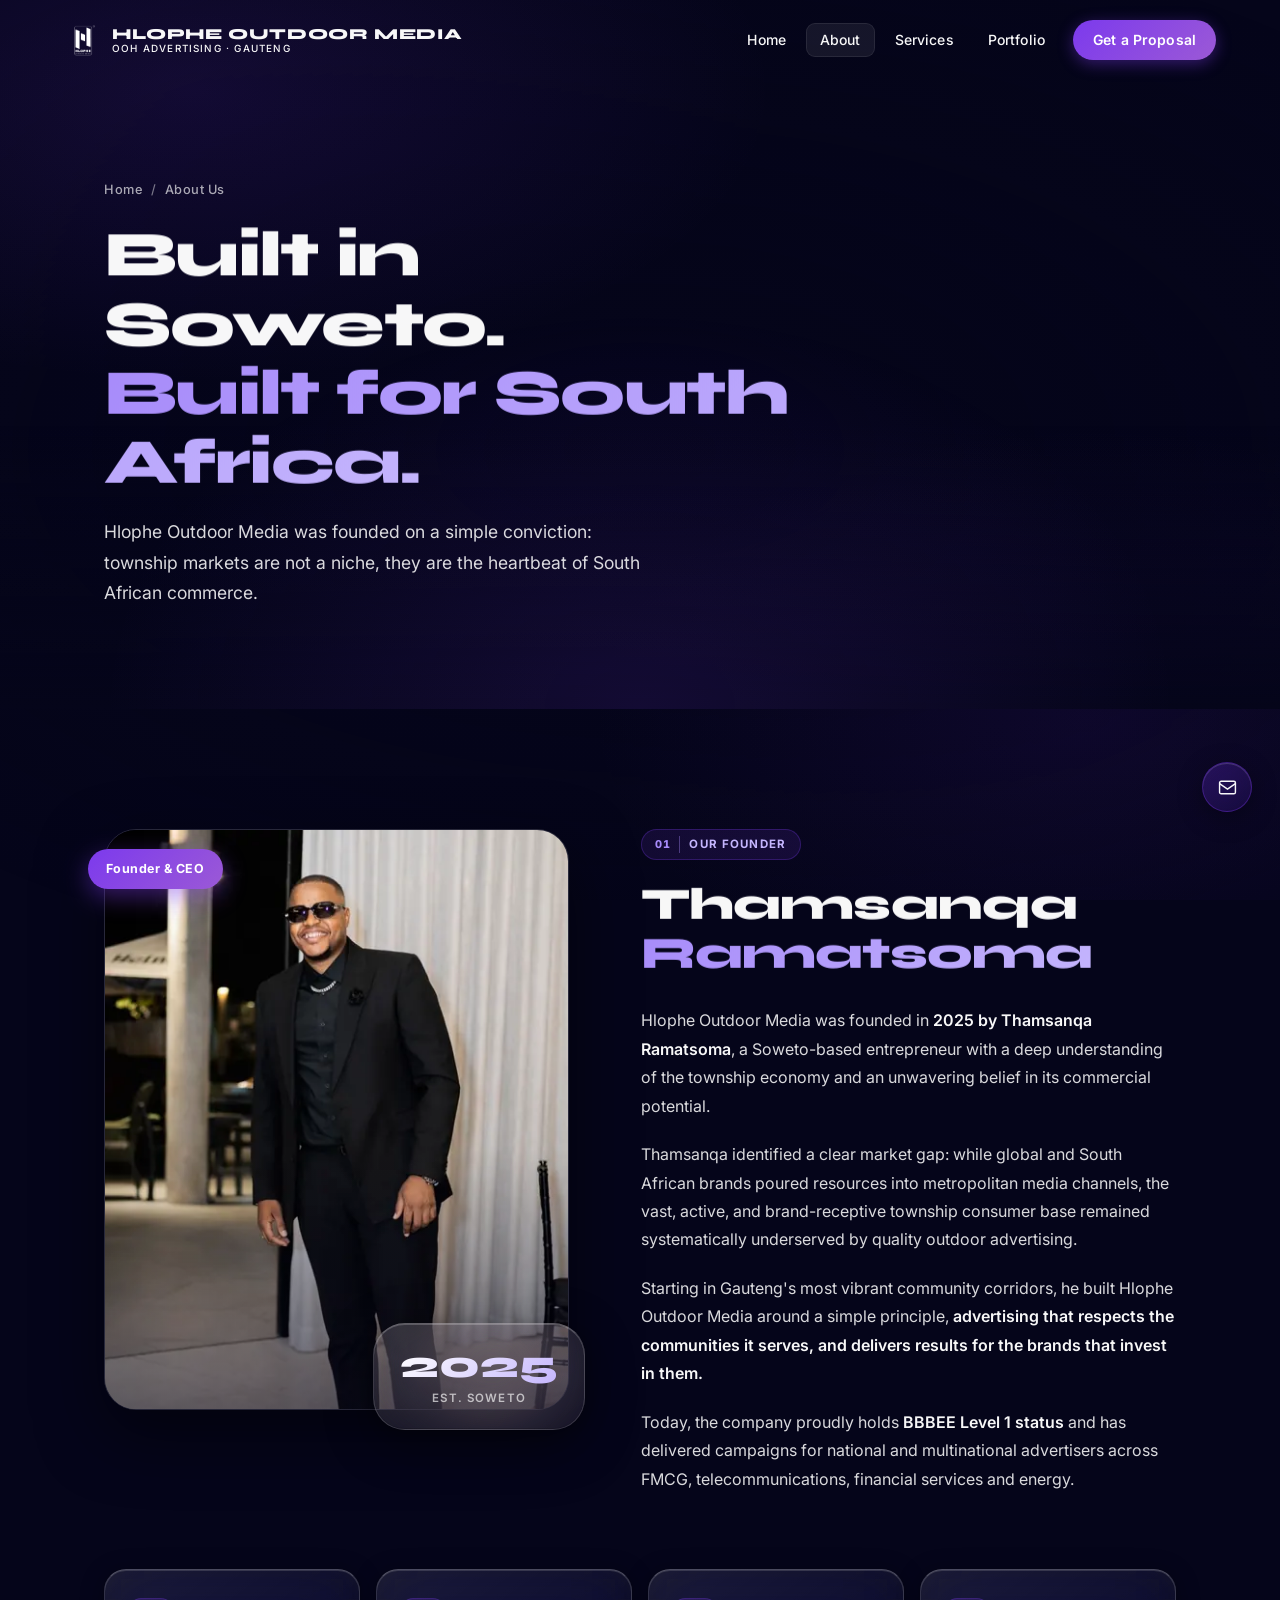
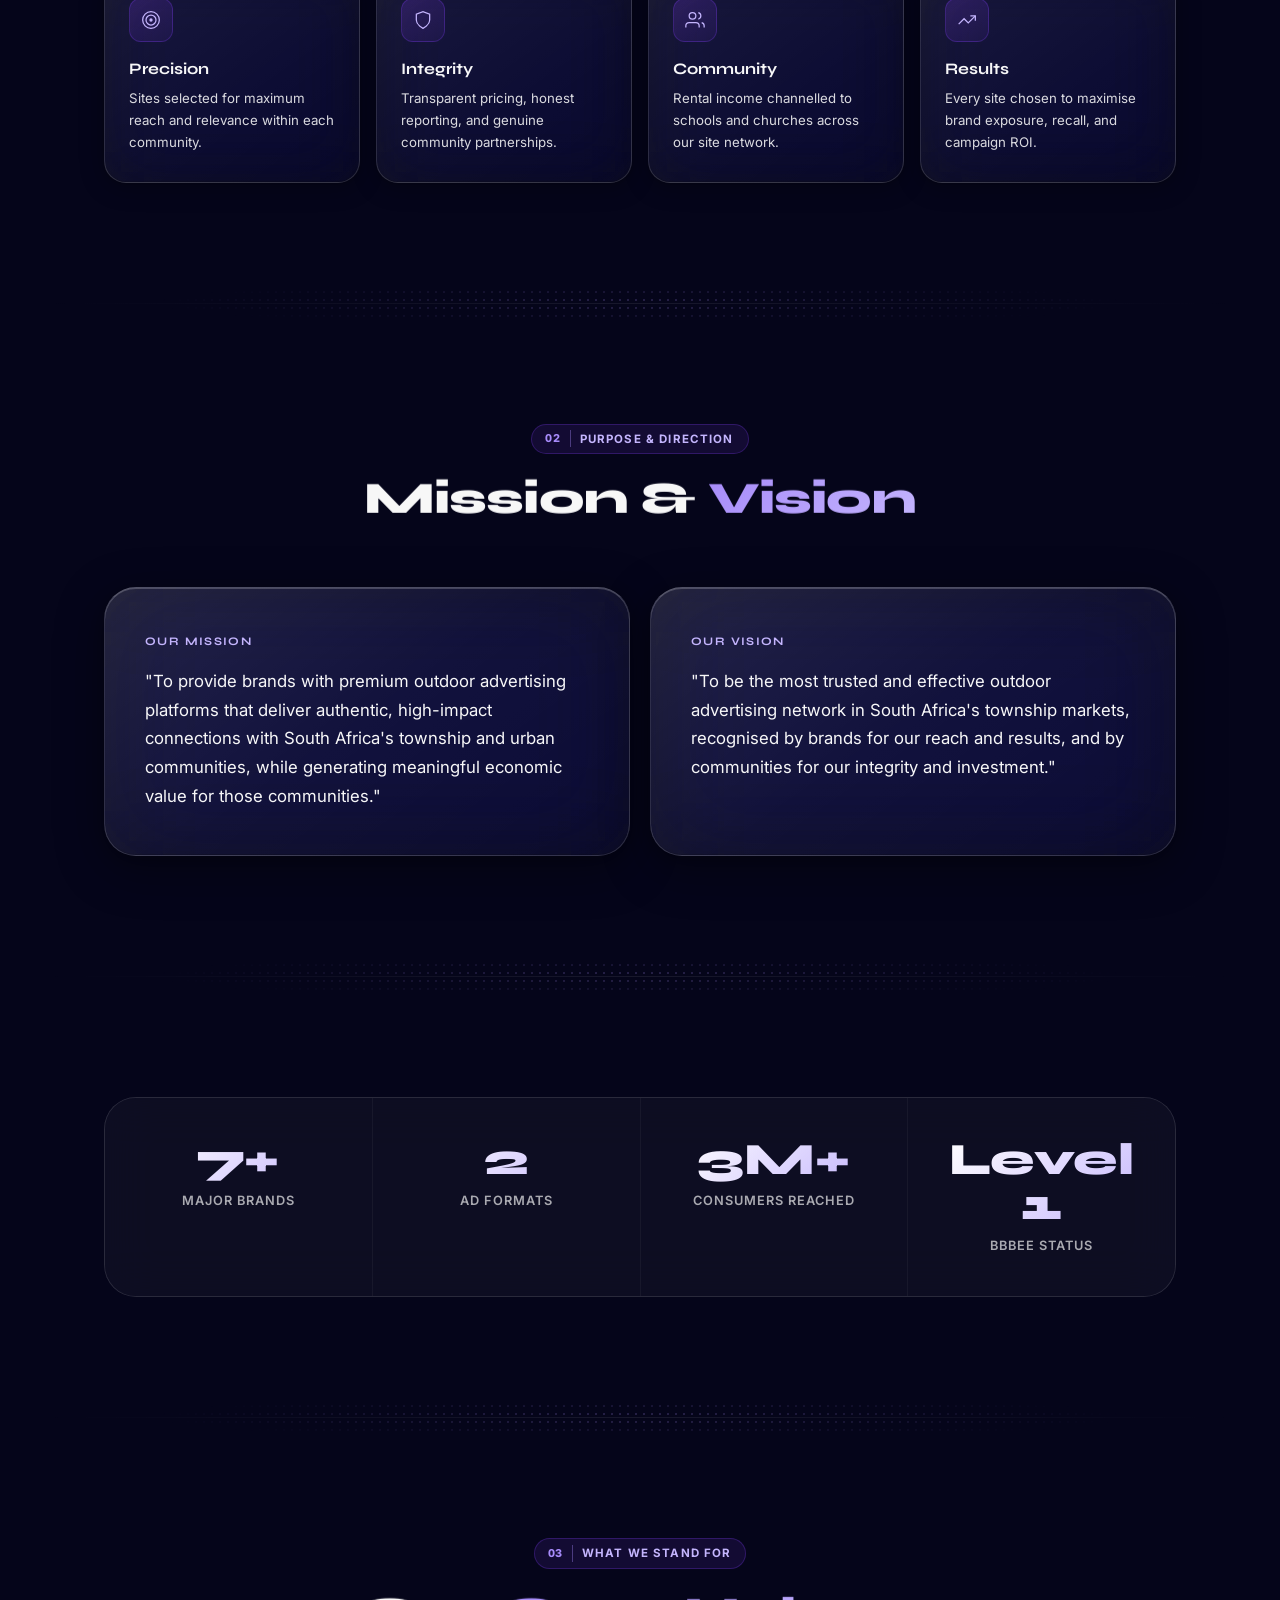
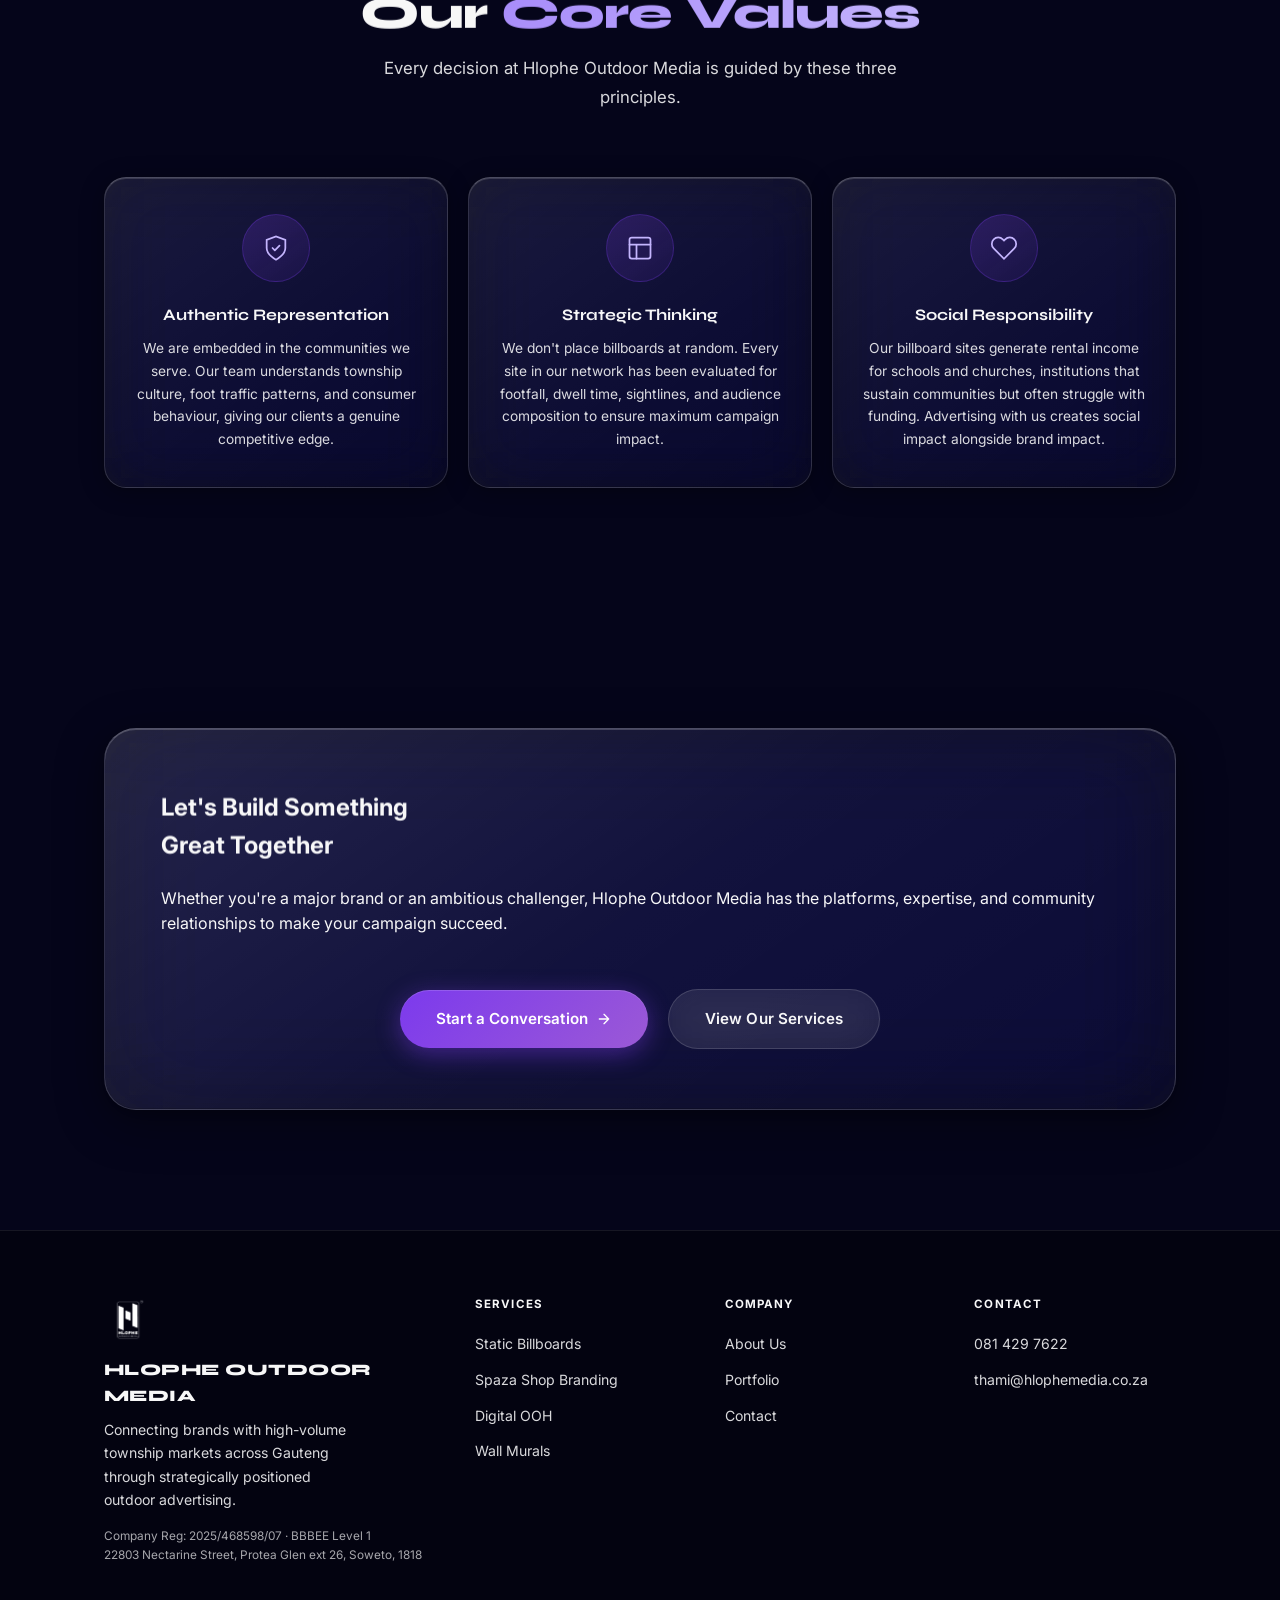
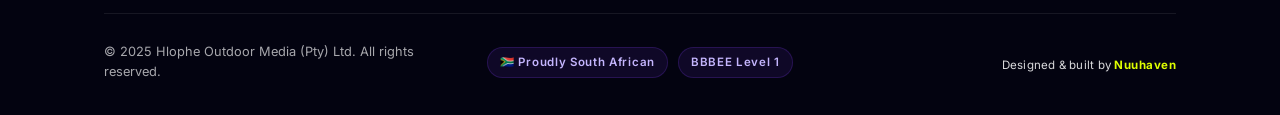
<file: about.html>
<!DOCTYPE html>
<html lang="en">
<head>
<meta charset="UTF-8">
  <link rel="icon" type="image/png" href="Logo/HOM Logo Default.png">
  <link rel="apple-touch-icon" href="Logo/HOM Logo Default.png">
<meta name="viewport" content="width=device-width, initial-scale=1.0">
<title>About Us | Hlophe Outdoor Media — Soweto, Johannesburg</title>
<meta name="description" content="Learn about Hlophe Outdoor Media — founded in 2025 by Thamsanqa Ramatsoma, we are Johannesburg's leading township outdoor advertising company, proudly BBBEE Level 1.">
<meta name="keywords" content="about Hlophe Outdoor Media, Thamsanqa Ramatsoma, township advertising Johannesburg, BBBEE Level 1 advertising, Soweto advertising agency">
<link rel="canonical" href="https://hlophemedia.co.za/about.html">
<meta property="og:title" content="About Hlophe Outdoor Media">
<meta property="og:description" content="Founded in 2025 by Thamsanqa Ramatsoma, Hlophe Outdoor Media connects brands with township markets across Gauteng. BBBEE Level 1.">
<meta property="og:type" content="website">
<meta property="og:url" content="https://hlophemedia.co.za/about.html">
<meta property="og:image" content="https://hlophemedia.co.za/og-image.jpg">
<meta property="og:image:width" content="1200">
<meta property="og:image:height" content="630">
<meta property="og:site_name" content="Hlophe Outdoor Media">
<meta property="og:locale" content="en_ZA">
<meta name="twitter:card" content="summary_large_image">
<meta name="twitter:image" content="https://hlophemedia.co.za/og-image.jpg">
<link rel="stylesheet" href="css/style.css">
<link rel="stylesheet" href="css/motion.css?v=5">
<style>
/* ===== ABOUT-SPECIFIC STYLES ===== */
.about-grid {
  display: grid; grid-template-columns: 1fr 1.15fr;
  gap: 72px; align-items: start;
}
.about-photo-wrap { position: relative; }
.about-photo-frame {
  border-radius: var(--r-xl); overflow: hidden;
  border: 1px solid var(--border-soft);
  box-shadow: 0 24px 64px rgba(0,0,0,0.5);
  position: relative;
}
.about-photo-frame img {
  width: 100%; aspect-ratio: 4/5; object-fit: cover; object-position: top;
  display: block;
}
.about-photo-frame::after {
  content: ''; position: absolute; inset: 0;
  background: linear-gradient(to top, rgba(5,5,26,0.55) 0%, transparent 45%);
}
.about-photo-badge {
  position: absolute; bottom: -20px; right: -16px;
  padding: 22px 26px; z-index: 2; text-align: center;
  min-width: 120px;
}
.about-photo-badge .val {
  font-family: 'Syne', sans-serif; font-size: 2.4rem; font-weight: 800;
  line-height: 1; display: block;
  background: linear-gradient(135deg, #fff, var(--accent-pale));
  -webkit-background-clip: text; background-clip: text; color: transparent;
}
.about-photo-badge .lbl {
  font-size: 0.72rem; font-weight: 600; text-transform: uppercase;
  letter-spacing: 0.1em; color: var(--t3); margin-top: 4px; display: block;
}
.founder-tag {
  position: absolute; top: 20px; left: -16px; z-index: 2;
  padding: 10px 18px; border-radius: 50px;
  background: linear-gradient(135deg, var(--accent), var(--accent-mid));
  color: #fff; font-size: 0.78rem; font-weight: 700;
  box-shadow: 0 8px 24px rgba(124,58,237,0.45);
  letter-spacing: 0.04em;
}
.about-text {}
.about-text .section-heading { margin-bottom: 28px; }
.about-text p { color: var(--t2); font-size: 1.0rem; line-height: 1.78; margin-bottom: 20px; }
.about-text p strong { color: var(--t1); font-weight: 600; }
.about-values {
  display: grid; grid-template-columns: repeat(4, 1fr); gap: 16px; margin-top: 56px;
}
.val-card {
  padding: 28px 24px; display: flex; flex-direction: column;
  gap: 14px; align-items: flex-start; text-align: left;
}
.val-card .icon-wrap { flex-shrink: 0; width: 44px; height: 44px; border-radius: 12px; }
.val-card .icon-wrap svg { width: 20px; height: 20px; }
.val-title { font-size: 1rem; font-weight: 700; margin-bottom: 6px; font-family: 'Syne', sans-serif; }
.val-desc { font-size: 0.83rem; color: var(--t2); line-height: 1.65; }
@media (max-width: 600px) {
  .about-values { grid-template-columns: 1fr 1fr; gap: 10px; margin-top: 32px; }
  .val-card { padding: 20px 16px; }
}
@media (max-width: 420px) {
  .about-values { grid-template-columns: 1fr; }
}

/* Mission / Vision */
.mv-grid { display: grid; grid-template-columns: 1fr 1fr; gap: 20px; }
.mv-card { padding: 44px 40px; }
.mv-card h3 { font-family: 'Syne', sans-serif; font-size: 0.72rem; font-weight: 700; letter-spacing: 0.12em; text-transform: uppercase; color: var(--accent-pale); margin-bottom: 16px; }
.mv-card p  { font-size: 1.05rem; color: var(--t1); line-height: 1.72; font-weight: 400; }

/* Pillars */
.pillars-grid { display: grid; grid-template-columns: repeat(3,1fr); gap: 20px; }
.pillar { padding: 36px 28px; text-align: center; }
.pillar .icon-wrap { margin: 0 auto 20px; }
.pillar h4 { font-family: 'Syne', sans-serif; font-size: 1rem; font-weight: 700; margin-bottom: 10px; }
.pillar p  { font-size: 0.86rem; color: var(--t2); line-height: 1.65; }

@media(max-width:900px){
  .about-grid { grid-template-columns: 1fr; gap: 48px; }
  .about-photo-badge { right: 0; }
  .founder-tag { left: 0; }
  .about-values { grid-template-columns: 1fr; }
  .mv-grid { grid-template-columns: 1fr; }
  .pillars-grid { grid-template-columns: 1fr; }
}
</style>
</head>
<body>
<div class="bg-ambient"></div>

<div id="mobile-menu">
  <button id="mobile-menu-close" aria-label="Close menu">
    <svg viewBox="0 0 24 24" fill="none" stroke="currentColor" stroke-width="2" width="18" height="18"><path d="M18 6L6 18M6 6l12 12"/></svg>
  </button>
  <a href="index.html">Home</a>
  <a href="about.html">About</a>
  <a href="services.html">Services</a>
  <a href="portfolio.html">Portfolio</a>
  <a href="contact.html">Contact</a>
</div>

<nav id="navbar">
  <a href="index.html" class="nav-brand" aria-label="Hlophe Outdoor Media Home">
    <img src="Logo/HOM Logo White.png" alt="HOM Logo" width="38" height="38">
    <div class="nav-brand-text">
      <span class="nav-brand-name">HLOPHE OUTDOOR MEDIA</span>
      <span class="nav-brand-sub">OOH Advertising · Gauteng</span>
    </div>
  </a>
  <div class="nav-links">
    <a href="index.html">Home</a>
    <a href="about.html" class="active">About</a>
    <a href="services.html">Services</a>
    <a href="portfolio.html">Portfolio</a>
    <a href="contact.html" class="nav-cta">Get a Proposal</a>
  </div>
  <button class="nav-toggle" id="nav-toggle" aria-label="Open menu">
    <span></span><span></span><span></span>
  </button>
</nav>

<!-- PAGE HERO -->
<div class="page-hero">
  <div class="page-hero-bg" aria-hidden="true"></div>
  <div class="container page-hero-content">
    <div class="page-hero-eyebrow">
      <a href="index.html">Home</a>
      <span class="sep">/</span>
      <span>About Us</span>
    </div>
    <h1>Built in Soweto.<br><span class="text-gradient">Built for South Africa.</span></h1>
    <p>Hlophe Outdoor Media was founded on a simple conviction: township markets are not a niche, they are the heartbeat of South African commerce.</p>
  </div>
</div>

<!-- FOUNDER STORY -->
<section class="section-pad">
  <div class="container">
    <div class="about-grid">
      <div class="about-photo-wrap reveal-left">
        <div class="about-photo-frame">
          <picture><source type="image/webp" srcset="images/founder-480.webp 480w" sizes="(max-width:900px) 100vw, 45vw"><img src="images/founder.jpeg" alt="Thamsanqa Ramatsoma — Founder &amp; CEO, Hlophe Outdoor Media"></picture>
        </div>
        <div class="about-photo-badge glass-deep">
          <span class="val">2025</span>
          <span class="lbl">Est. Soweto</span>
        </div>
        <div class="founder-tag">Founder &amp; CEO</div>
      </div>
      <div class="about-text reveal-right">
        <div data-n="01" class="section-label"><span class="dot"></span>Our Founder</div>
        <h2 class="section-heading">Thamsanqa <em>Ramatsoma</em></h2>
        <p>Hlophe Outdoor Media was founded in <strong>2025 by Thamsanqa Ramatsoma</strong>, a Soweto-based entrepreneur with a deep understanding of the township economy and an unwavering belief in its commercial potential.</p>
        <p>Thamsanqa identified a clear market gap: while global and South African brands poured resources into metropolitan media channels, the vast, active, and brand-receptive township consumer base remained systematically underserved by quality outdoor advertising.</p>
        <p>Starting in Gauteng's most vibrant community corridors, he built Hlophe Outdoor Media around a simple principle, <strong>advertising that respects the communities it serves, and delivers results for the brands that invest in them.</strong></p>
        <p>Today, the company proudly holds <strong>BBBEE Level 1 status</strong> and has delivered campaigns for national and multinational advertisers across FMCG, telecommunications, financial services and energy.</p>
      </div>
    </div>
    <div class="about-values reveal" data-stagger="0.08">
      <div class="val-card glass">
        <div class="icon-wrap">
          <svg viewBox="0 0 24 24" fill="none" stroke="currentColor" stroke-width="1.5"><circle cx="12" cy="12" r="10"/><circle cx="12" cy="12" r="6"/><circle cx="12" cy="12" r="2" fill="currentColor" stroke="none"/></svg>
        </div>
        <div><div class="val-title">Precision</div><div class="val-desc">Sites selected for maximum reach and relevance within each community.</div></div>
      </div>
      <div class="val-card glass">
        <div class="icon-wrap">
          <svg viewBox="0 0 24 24" fill="none" stroke="currentColor" stroke-width="1.5"><path d="M12 22s8-4 8-10V5l-8-3-8 3v7c0 6 8 10 8 10z"/></svg>
        </div>
        <div><div class="val-title">Integrity</div><div class="val-desc">Transparent pricing, honest reporting, and genuine community partnerships.</div></div>
      </div>
      <div class="val-card glass">
        <div class="icon-wrap">
          <svg viewBox="0 0 24 24" fill="none" stroke="currentColor" stroke-width="1.5"><path d="M17 21v-2a4 4 0 00-4-4H5a4 4 0 00-4 4v2"/><circle cx="9" cy="7" r="4"/><path d="M23 21v-2a4 4 0 00-3-3.87M16 3.13a4 4 0 010 7.75"/></svg>
        </div>
        <div><div class="val-title">Community</div><div class="val-desc">Rental income channelled to schools and churches across our site network.</div></div>
      </div>
      <div class="val-card glass">
        <div class="icon-wrap">
          <svg viewBox="0 0 24 24" fill="none" stroke="currentColor" stroke-width="1.5"><polyline points="22 7 13.5 15.5 8.5 10.5 2 17"/><polyline points="16 7 22 7 22 13"/></svg>
        </div>
        <div><div class="val-title">Results</div><div class="val-desc">Every site chosen to maximise brand exposure, recall, and campaign ROI.</div></div>
      </div>
    </div>
  </div>
</section>

<div class="divider"></div>

<!-- MISSION / VISION -->
<section class="section-pad">
  <div class="container">
    <div class="section-header">
      <div data-n="02" class="section-label reveal"><span class="dot"></span>Purpose &amp; Direction</div>
      <h2 class="section-heading reveal d-100">Mission &amp; <em>Vision</em></h2>
    </div>
    <div class="mv-grid" data-stagger="0.08">
      <div class="mv-card glass-deep reveal d-100">
        <h3>Our Mission</h3>
        <p>"To provide brands with premium outdoor advertising platforms that deliver authentic, high-impact connections with South Africa's township and urban communities, while generating meaningful economic value for those communities."</p>
      </div>
      <div class="mv-card glass-deep reveal d-200">
        <h3>Our Vision</h3>
        <p>"To be the most trusted and effective outdoor advertising network in South Africa's township markets, recognised by brands for our reach and results, and by communities for our integrity and investment."</p>
      </div>
    </div>
  </div>
</section>

<div class="divider"></div>

<!-- STATS -->
<section class="section-pad">
  <div class="container">
    <div class="stats-grid reveal">
      <div class="stat-card">
        <div class="stat-value" data-counter data-target="10" data-suffix="+">10+</div>
        <div class="stat-label">Major Brands</div>
      </div>
      <div class="stat-card">
        <div class="stat-value" data-counter data-target="4" data-suffix="">4</div>
        <div class="stat-label">Ad Formats</div>
      </div>
      <div class="stat-card">
        <div class="stat-value" data-counter data-target="5" data-suffix="M+">5M+</div>
        <div class="stat-label">Consumers Reached</div>
      </div>
      <div class="stat-card">
        <div class="stat-value">Level 1</div>
        <div class="stat-label">BBBEE Status</div>
      </div>
    </div>
  </div>
</section>

<div class="divider"></div>

<!-- VALUES -->
<section class="section-pad">
  <div class="container">
    <div class="section-header">
      <div data-n="03" class="section-label reveal"><span class="dot"></span>What We Stand For</div>
      <h2 class="section-heading reveal d-100">Our <em>Core Values</em></h2>
      <p class="section-body reveal d-200">Every decision at Hlophe Outdoor Media is guided by these three principles.</p>
    </div>
    <div class="pillars-grid" data-stagger="0.08">
      <div class="pillar glass reveal d-100">
        <div class="icon-wrap icon-wrap-lg icon-wrap-circle">
          <svg viewBox="0 0 24 24" fill="none" stroke="currentColor" stroke-width="1.5"><path d="M12 22s8-4 8-10V5l-8-3-8 3v7c0 6 8 10 8 10z"/><path d="M9 12l2 2 4-4" stroke-linecap="round" stroke-linejoin="round"/></svg>
        </div>
        <h4>Authentic Representation</h4>
        <p>We are embedded in the communities we serve. Our team understands township culture, foot traffic patterns, and consumer behaviour, giving our clients a genuine competitive edge.</p>
      </div>
      <div class="pillar glass reveal d-200">
        <div class="icon-wrap icon-wrap-lg icon-wrap-circle">
          <svg viewBox="0 0 24 24" fill="none" stroke="currentColor" stroke-width="1.5"><rect x="3" y="3" width="18" height="18" rx="2"/><path d="M3 9h18M9 21V9" stroke-linecap="round"/></svg>
        </div>
        <h4>Strategic Thinking</h4>
        <p>We don't place billboards at random. Every site in our network has been evaluated for footfall, dwell time, sightlines, and audience composition to ensure maximum campaign impact.</p>
      </div>
      <div class="pillar glass reveal d-300">
        <div class="icon-wrap icon-wrap-lg icon-wrap-circle">
          <svg viewBox="0 0 24 24" fill="none" stroke="currentColor" stroke-width="1.5"><path d="M20.84 4.61a5.5 5.5 0 00-7.78 0L12 5.67l-1.06-1.06a5.5 5.5 0 00-7.78 7.78l1.06 1.06L12 21.23l7.78-7.78 1.06-1.06a5.5 5.5 0 000-7.78z"/></svg>
        </div>
        <h4>Social Responsibility</h4>
        <p>Our billboard sites generate rental income for schools and churches, institutions that sustain communities but often struggle with funding. Advertising with us creates social impact alongside brand impact.</p>
      </div>
    </div>
  </div>
</section>

<!-- CTA -->
<section class="section-pad">
  <div class="container">
    <div class="cta-banner glass-deep reveal" style="padding:60px 56px;">
      <div class="cta-banner-bg" aria-hidden="true"></div>
      <h2>Let's Build Something<br>Great Together</h2>
      <p>Whether you're a major brand or an ambitious challenger, Hlophe Outdoor Media has the platforms, expertise, and community relationships to make your campaign succeed.</p>
      <div class="cta-banner-btns">
        <a href="contact.html" class="btn btn-primary btn-lg">Start a Conversation
          <svg viewBox="0 0 24 24" fill="none" stroke="currentColor" stroke-width="2" width="16" height="16"><path d="M5 12h14M12 5l7 7-7 7" stroke-linecap="round" stroke-linejoin="round"/></svg>
        </a>
        <a href="services.html" class="btn btn-ghost btn-lg">View Our Services</a>
      </div>
    </div>
  </div>
</section>

<footer>
  <div class="container">
    <div class="footer-grid">
      <div>
        <img src="Logo/HOM Logo White.png" alt="Hlophe Outdoor Media Logo" width="48" height="48">
        <div class="footer-brand-name">HLOPHE OUTDOOR MEDIA</div>
        <p class="footer-tagline">Connecting brands with high-volume township markets across Gauteng through strategically positioned outdoor advertising.</p>
        <div class="footer-reg">Company Reg: 2025/468598/07 · BBBEE Level 1<br>22803 Nectarine Street, Protea Glen ext 26, Soweto, 1818</div>
      </div>
      <div class="footer-col"><h4>Services</h4><ul>
        <li><a href="services.html#billboards">Static Billboards</a></li>
        <li><a href="services.html#spaza">Spaza Shop Branding</a></li>
        <li><a href="services.html#digital">Digital OOH</a></li>
        <li><a href="services.html#murals">Wall Murals</a></li>
      </ul></div>
      <div class="footer-col"><h4>Company</h4><ul>
        <li><a href="about.html">About Us</a></li>
        <li><a href="portfolio.html">Portfolio</a></li>
        <li><a href="contact.html">Contact</a></li>
      </ul></div>
      <div class="footer-col"><h4>Contact</h4><ul>
        <li><a href="tel:+27814297622">081 429 7622</a></li>
        <li><a href="mailto:thami@hlophemedia.co.za">thami@hlophemedia.co.za</a></li>
      </ul></div>
    </div>
    <div class="footer-bottom">
      <p class="footer-copy">© 2025 Hlophe Outdoor Media (Pty) Ltd. All rights reserved.</p>      <div class="footer-badges"><span class="footer-badge">🇿🇦 Proudly South African</span><span class="footer-badge">BBBEE Level 1</span></div>
      <p class="footer-designed-by" style="justify-self:end;text-align:right;">Designed &amp; built by <a href="https://nuuhaven.com/" target="_blank" rel="noopener" class="nuuhaven-link">Nuuhaven</a></p>
    </div>
  </div>
</footer>

<div class="fab-stack">
  <a href="mailto:thami@hlophemedia.co.za" class="fab fab-email" title="Email us" aria-label="Email us">
    <svg viewBox="0 0 24 24" fill="none" stroke="currentColor" stroke-width="1.8"><rect x="2" y="4" width="20" height="16" rx="2"/><path d="M2 7l10 7 10-7"/></svg>
  </a>
  <button class="fab" id="fab-top" title="Back to top" aria-label="Back to top">
    <svg viewBox="0 0 24 24" fill="none" stroke="currentColor" stroke-width="2"><path d="M12 19V5M5 12l7-7 7 7" stroke-linecap="round" stroke-linejoin="round"/></svg>
  </button>
</div>

<script src="js/main.js?v=2"></script>
<script src="js/motion.js?v=5"></script>
</body>
</html>
</file>
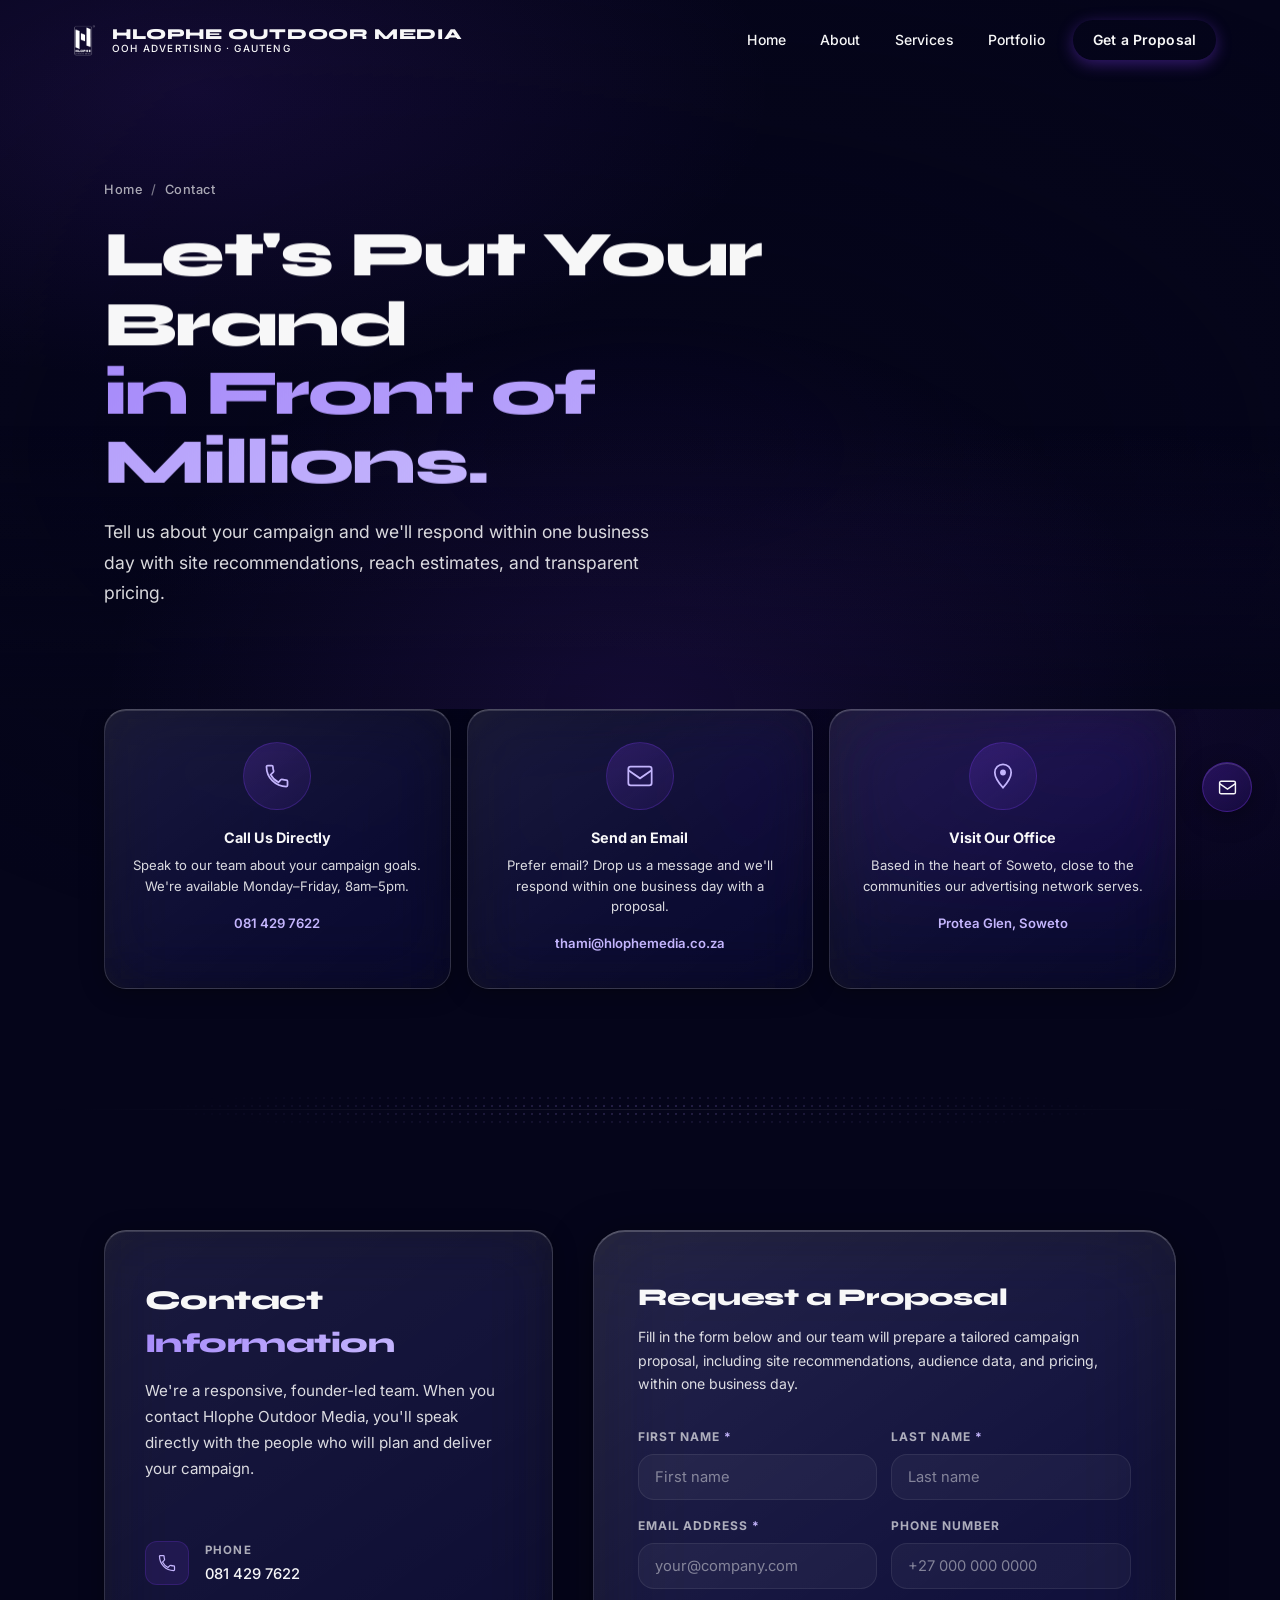
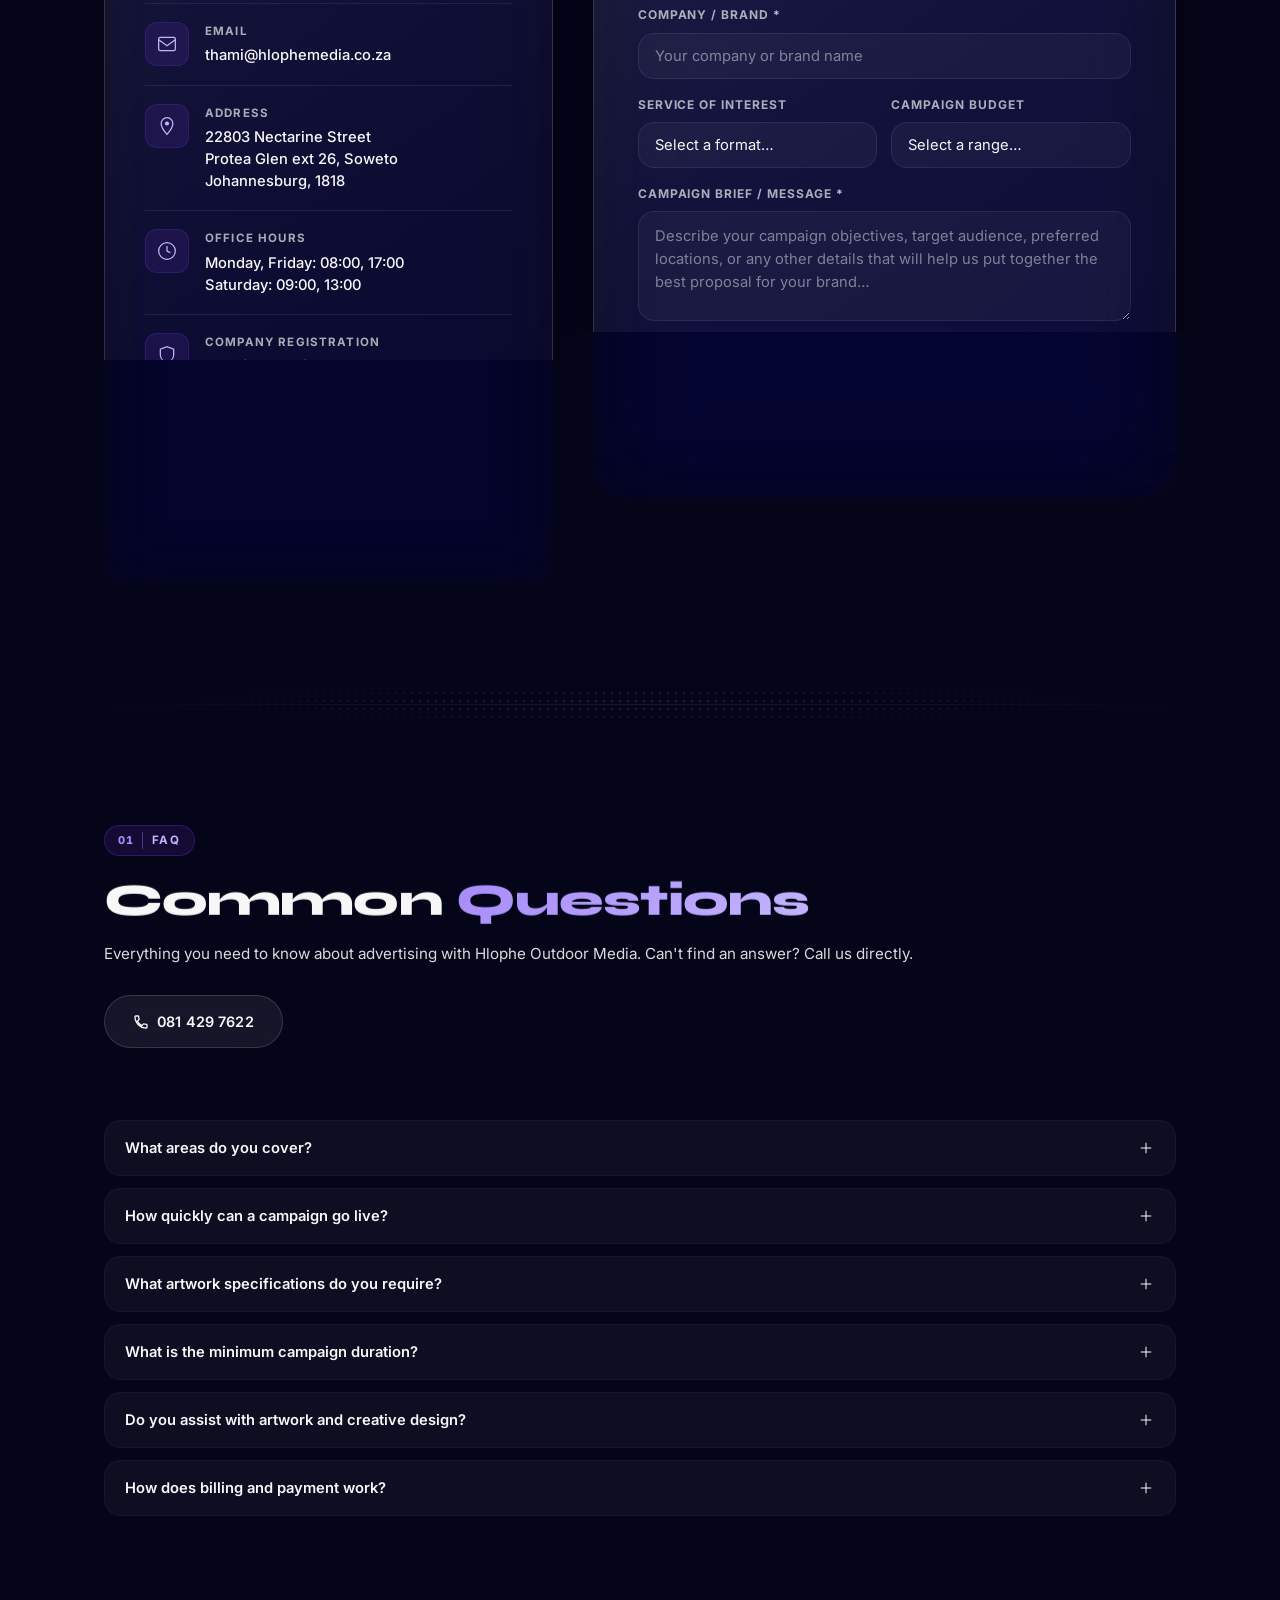
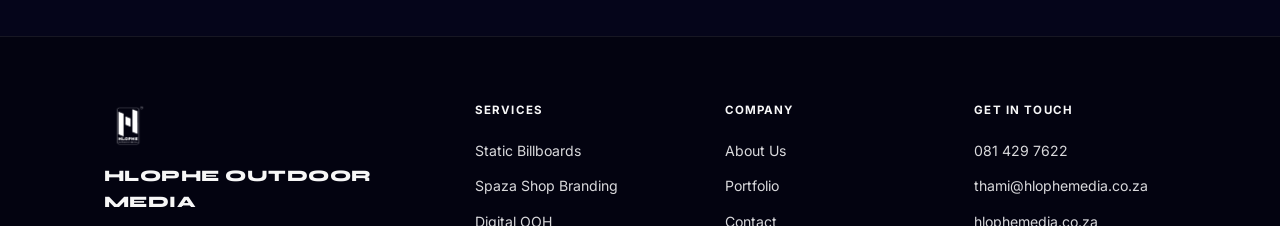
<file: contact.html>
<!DOCTYPE html>
<html lang="en">
<head>
<meta charset="UTF-8">
  <link rel="icon" type="image/png" href="Logo/HOM Logo Default.png">
  <link rel="apple-touch-icon" href="Logo/HOM Logo Default.png">
<meta name="viewport" content="width=device-width, initial-scale=1.0">
<title>Contact Us | Hlophe Outdoor Media — Request a Campaign Proposal</title>
<meta name="description" content="Contact Hlophe Outdoor Media to request a campaign proposal, site availability, or rates. Call 081 429 7622 or email thami@hlophemedia.co.za. Based in Soweto, Johannesburg.">
<meta name="keywords" content="contact Hlophe Outdoor Media, outdoor advertising proposal Johannesburg, billboard advertising rates Gauteng, township advertising enquiry, OOH advertising South Africa contact">
<link rel="canonical" href="https://hlophemedia.co.za/contact.html">
<meta property="og:title" content="Contact Hlophe Outdoor Media — Request a Proposal">
<meta property="og:description" content="Get in touch with Hlophe Outdoor Media to discuss your outdoor advertising campaign across Gauteng's township markets.">
<meta property="og:type" content="website">
<meta property="og:url" content="https://hlophemedia.co.za/contact.html">
<meta property="og:image" content="https://hlophemedia.co.za/og-image.jpg">
<meta property="og:image:width" content="1200">
<meta property="og:image:height" content="630">
<meta property="og:site_name" content="Hlophe Outdoor Media">
<meta property="og:locale" content="en_ZA">
<meta name="twitter:card" content="summary_large_image">
<meta name="twitter:image" content="https://hlophemedia.co.za/og-image.jpg">
<link rel="stylesheet" href="css/style.css">
<link rel="stylesheet" href="css/motion.css?v=5">
<style>
/* ===== CONTACT LAYOUT ===== */
.contact-grid {
  display: grid; grid-template-columns: 1fr 1.3fr;
  gap: 40px; align-items: start;
}

/* ===== INFO CARD ===== */
.contact-info-card { padding: 48px 40px; }
.contact-info-card h2 {
  font-family: 'Syne', sans-serif; font-size: 1.7rem;
  font-weight: 800; letter-spacing: -0.02em; margin-bottom: 12px;
}
.contact-info-card > p {
  color: var(--t2); font-size: 0.95rem; line-height: 1.72; margin-bottom: 40px;
}
.contact-detail {
  display: flex; align-items: flex-start; gap: 16px;
  padding: 18px 0;
  border-bottom: 1px solid var(--border-dim);
}
.contact-detail:last-of-type { border-bottom: none; margin-bottom: 0; }
.contact-detail-icon {
  width: 44px; height: 44px; border-radius: 12px; flex-shrink: 0;
  display: flex; align-items: center; justify-content: center;
  background: rgba(124,58,237,0.12); border: 1px solid rgba(124,58,237,0.22);
  color: var(--accent-pale);
}
.contact-detail-icon svg { width: 20px; height: 20px; }
.contact-detail-body {}
.contact-detail-label {
  font-size: 0.72rem; font-weight: 700; text-transform: uppercase;
  letter-spacing: 0.1em; color: var(--t3); margin-bottom: 4px;
}
.contact-detail-value {
  font-size: 0.92rem; color: var(--t1); font-weight: 500; line-height: 1.5;
}
.contact-detail-value a { color: var(--t1); transition: color 0.2s; }
.contact-detail-value a:hover { color: var(--accent-pale); }

.contact-badges { display: flex; gap: 10px; flex-wrap: wrap; margin-top: 32px; }
.contact-badge-pill {
  padding: 8px 16px; border-radius: 50px;
  background: rgba(124,58,237,0.10); border: 1px solid rgba(124,58,237,0.22);
  font-size: 0.76rem; font-weight: 600; letter-spacing: 0.04em; color: var(--accent-pale);
  display: flex; align-items: center; gap: 6px;
}
.contact-badge-pill svg { width: 13px; height: 13px; }

/* ===== FORM CARD ===== */
.contact-form-card { padding: 48px 44px; }
.contact-form-card h2 {
  font-family: 'Syne', sans-serif; font-size: 1.5rem;
  font-weight: 800; margin-bottom: 8px; letter-spacing: -0.01em;
}
.contact-form-card > p { font-size: 0.88rem; color: var(--t2); margin-bottom: 32px; line-height: 1.65; }

.form-row { display: grid; grid-template-columns: 1fr 1fr; gap: 14px; }
.form-group { margin-bottom: 16px; }
.form-label {
  display: block; font-size: 0.75rem; font-weight: 700;
  text-transform: uppercase; letter-spacing: 0.08em;
  color: var(--t3); margin-bottom: 8px;
}
.form-control {
  width: 100%; padding: 13px 16px;
  border-radius: var(--r-md); font-family: 'Inter', sans-serif;
  font-size: 0.92rem; color: var(--t1);
  background: rgba(255,255,255,0.04);
  border: 1px solid var(--border-dim);
  transition: all 0.25s var(--ease-out); outline: none;
  -webkit-appearance: none;
}
.form-control::placeholder { color: var(--t4); }
.form-control:hover { border-color: var(--border-soft); background: rgba(255,255,255,0.06); }
.form-control:focus {
  border-color: var(--accent-mid); background: rgba(255,255,255,0.07);
  box-shadow: 0 0 0 3px rgba(124,58,237,0.15);
}
select.form-control option { background: #0e0e28; color: #fff; }
textarea.form-control { resize: vertical; min-height: 110px; line-height: 1.55; }

.form-submit {
  width: 100%; padding: 16px 24px; border: none; border-radius: 50px;
  font-family: 'Inter', sans-serif; font-size: 0.97rem; font-weight: 700;
  letter-spacing: 0.01em; color: #fff; cursor: pointer;
  background: linear-gradient(135deg, var(--accent), var(--accent-mid));
  box-shadow: 0 8px 28px rgba(124,58,237,0.45), inset 0 1px 0 rgba(255,255,255,0.14);
  transition: all 0.3s var(--ease-out); margin-top: 8px;
  display: flex; align-items: center; justify-content: center; gap: 10px;
}
.form-submit svg { width: 18px; height: 18px; }
.form-submit:hover {
  transform: translateY(-2px);
  box-shadow: 0 14px 40px rgba(124,58,237,0.60), inset 0 1px 0 rgba(255,255,255,0.14);
}
.form-submit:disabled { opacity: 0.7; cursor: not-allowed; transform: none; }

.form-privacy {
  margin-top: 16px; font-size: 0.76rem; color: var(--t4);
  text-align: center; line-height: 1.55;
}

/* ===== QUICK CONTACT STRIP ===== */
.quick-strip {
  display: grid; grid-template-columns: repeat(3,1fr); gap: 16px;
}
.quick-card {
  padding: 32px 24px; text-align: center;
  transition: transform 0.3s var(--ease-spring);
}
.quick-card:hover { transform: translateY(-6px); }
.quick-card .icon-wrap { margin: 0 auto 16px; }
.quick-card h4 { font-size: 0.9rem; font-weight: 700; margin-bottom: 6px; }
.quick-card p  { font-size: 0.82rem; color: var(--t2); line-height: 1.55; margin-bottom: 14px; }
.quick-card a  { font-size: 0.82rem; font-weight: 600; color: var(--accent-pale); transition: color 0.2s; }
.quick-card a:hover { color: var(--accent-light); }

/* ===== FAQ ===== */
.faq-list { display: flex; flex-direction: column; gap: 12px; }
.faq-item { border-radius: var(--r-md); overflow: hidden; border: 1px solid var(--border-dim); }
.faq-question {
  width: 100%; padding: 18px 20px; text-align: left; cursor: pointer;
  font-family: 'Inter', sans-serif; font-size: 0.92rem; font-weight: 600;
  color: var(--t1); background: var(--glass-1);
  display: flex; align-items: center; justify-content: space-between; gap: 12px;
  border: none; transition: background 0.2s;
}
.faq-question:hover { background: var(--glass-2); }
.faq-question svg { width: 18px; height: 18px; color: var(--t3); flex-shrink: 0; transition: transform 0.3s; }
.faq-item.open .faq-question { background: var(--glass-2); }
.faq-item.open .faq-question svg { transform: rotate(45deg); color: var(--accent-pale); }
.faq-answer {
  max-height: 0; overflow: hidden;
  transition: max-height 0.4s var(--ease-out), padding 0.3s;
  padding: 0 20px;
}
.faq-item.open .faq-answer { max-height: 300px; padding: 0 20px 18px; }
.faq-answer p { font-size: 0.88rem; color: var(--t2); line-height: 1.70; }

@media(max-width:900px){
  .contact-grid { grid-template-columns: 1fr; }
  .form-row { grid-template-columns: 1fr; }
  .quick-strip { grid-template-columns: 1fr; }
  .contact-form-card { padding: 36px 28px; }
  .contact-info-card { padding: 36px 28px; }
}
</style>
</head>
<body>
<div class="bg-ambient"></div>

<div id="mobile-menu">
  <button id="mobile-menu-close" aria-label="Close menu">
    <svg viewBox="0 0 24 24" fill="none" stroke="currentColor" stroke-width="2" width="18" height="18"><path d="M18 6L6 18M6 6l12 12"/></svg>
  </button>
  <a href="index.html">Home</a>
  <a href="about.html">About</a>
  <a href="services.html">Services</a>
  <a href="portfolio.html">Portfolio</a>
  <a href="contact.html">Contact</a>
</div>

<nav id="navbar">
  <a href="index.html" class="nav-brand">
    <img src="Logo/HOM Logo White.png" alt="HOM Logo" width="38" height="38">
    <div class="nav-brand-text">
      <span class="nav-brand-name">HLOPHE OUTDOOR MEDIA</span>
      <span class="nav-brand-sub">OOH Advertising · Gauteng</span>
    </div>
  </a>
  <div class="nav-links">
    <a href="index.html">Home</a>
    <a href="about.html">About</a>
    <a href="services.html">Services</a>
    <a href="portfolio.html">Portfolio</a>
    <a href="contact.html" class="nav-cta active">Get a Proposal</a>
  </div>
  <button class="nav-toggle" id="nav-toggle" aria-label="Open menu"><span></span><span></span><span></span></button>
</nav>

<!-- PAGE HERO -->
<div class="page-hero">
  <div class="page-hero-bg" aria-hidden="true"></div>
  <div class="container page-hero-content">
    <div class="page-hero-eyebrow">
      <a href="index.html">Home</a><span class="sep">/</span><span>Contact</span>
    </div>
    <h1>Let's Put Your Brand<br><span class="text-gradient">in Front of Millions.</span></h1>
    <p>Tell us about your campaign and we'll respond within one business day with site recommendations, reach estimates, and transparent pricing.</p>
  </div>
</div>

<!-- QUICK CONTACT STRIP -->
<section style="position:relative;z-index:1;padding:0 0 var(--section-v);">
  <div class="container">
    <div class="quick-strip">
      <div class="quick-card glass reveal d-100">
        <div class="icon-wrap icon-wrap-lg icon-wrap-circle">
          <svg viewBox="0 0 24 24" fill="none" stroke="currentColor" stroke-width="1.5"><path d="M6.6 10.8c1.4 2.8 3.8 5.1 6.6 6.6l2.2-2.2c.3-.3.7-.36 1.02-.24 1.12.37 2.33.57 3.58.57.55 0 1 .45 1 1V20c0 .55-.45 1-1 1-9.39 0-17-7.61-17-17 0-.55.45-1 1-1h3.5c.55 0 1 .45 1 1 0 1.25.2 2.45.57 3.57.11.35.03.74-.25 1.01L6.6 10.8z"/></svg>
        </div>
        <h4>Call Us Directly</h4>
        <p>Speak to our team about your campaign goals. We're available Monday–Friday, 8am–5pm.</p>
        <a href="tel:+27814297622">081 429 7622</a>
      </div>
      <div class="quick-card glass reveal d-200">
        <div class="icon-wrap icon-wrap-lg icon-wrap-circle">
          <svg viewBox="0 0 24 24" fill="none" stroke="currentColor" stroke-width="1.5"><rect x="2" y="4" width="20" height="16" rx="2"/><path d="M2 7l10 7 10-7"/></svg>
        </div>
        <h4>Send an Email</h4>
        <p>Prefer email? Drop us a message and we'll respond within one business day with a proposal.</p>
        <a href="mailto:thami@hlophemedia.co.za">thami@hlophemedia.co.za</a>
      </div>
      <div class="quick-card glass reveal d-300">
        <div class="icon-wrap icon-wrap-lg icon-wrap-circle">
          <svg viewBox="0 0 24 24" fill="none" stroke="currentColor" stroke-width="1.5"><path d="M12 2C8.13 2 5 5.13 5 9c0 5.25 7 13 7 13s7-7.75 7-13c0-3.87-3.13-7-7-7z"/><circle cx="12" cy="9" r="2.5" fill="currentColor" stroke="none"/></svg>
        </div>
        <h4>Visit Our Office</h4>
        <p>Based in the heart of Soweto, close to the communities our advertising network serves.</p>
        <a href="https://maps.google.com/?q=22803+Nectarine+Street+Protea+Glen+Soweto" target="_blank" rel="noopener">Protea Glen, Soweto</a>
      </div>
    </div>
  </div>
</section>

<div class="divider"></div>

<!-- MAIN CONTACT FORM + INFO -->
<section class="section-pad">
  <div class="container">
    <div class="contact-grid">

      <!-- INFO -->
      <div class="contact-info-card glass reveal-left">
        <h2>Contact <span class="text-gradient">Information</span></h2>
        <p>We're a responsive, founder-led team. When you contact Hlophe Outdoor Media, you'll speak directly with the people who will plan and deliver your campaign.</p>

        <div class="contact-detail">
          <div class="contact-detail-icon">
            <svg viewBox="0 0 24 24" fill="none" stroke="currentColor" stroke-width="1.5"><path d="M6.6 10.8c1.4 2.8 3.8 5.1 6.6 6.6l2.2-2.2c.3-.3.7-.36 1.02-.24 1.12.37 2.33.57 3.58.57.55 0 1 .45 1 1V20c0 .55-.45 1-1 1-9.39 0-17-7.61-17-17 0-.55.45-1 1-1h3.5c.55 0 1 .45 1 1 0 1.25.2 2.45.57 3.57.11.35.03.74-.25 1.01L6.6 10.8z"/></svg>
          </div>
          <div class="contact-detail-body">
            <div class="contact-detail-label">Phone</div>
            <div class="contact-detail-value"><a href="tel:+27814297622">081 429 7622</a></div>
          </div>
        </div>

        <div class="contact-detail">
          <div class="contact-detail-icon">
            <svg viewBox="0 0 24 24" fill="none" stroke="currentColor" stroke-width="1.5"><rect x="2" y="4" width="20" height="16" rx="2"/><path d="M2 7l10 7 10-7"/></svg>
          </div>
          <div class="contact-detail-body">
            <div class="contact-detail-label">Email</div>
            <div class="contact-detail-value"><a href="mailto:thami@hlophemedia.co.za">thami@hlophemedia.co.za</a></div>
          </div>
        </div>

        <div class="contact-detail">
          <div class="contact-detail-icon">
            <svg viewBox="0 0 24 24" fill="none" stroke="currentColor" stroke-width="1.5"><path d="M12 2C8.13 2 5 5.13 5 9c0 5.25 7 13 7 13s7-7.75 7-13c0-3.87-3.13-7-7-7z"/><circle cx="12" cy="9" r="2.5" fill="currentColor" stroke="none"/></svg>
          </div>
          <div class="contact-detail-body">
            <div class="contact-detail-label">Address</div>
            <div class="contact-detail-value">22803 Nectarine Street<br>Protea Glen ext 26, Soweto<br>Johannesburg, 1818</div>
          </div>
        </div>

        <div class="contact-detail">
          <div class="contact-detail-icon">
            <svg viewBox="0 0 24 24" fill="none" stroke="currentColor" stroke-width="1.5"><circle cx="12" cy="12" r="10"/><path d="M12 6v6l4 2"/></svg>
          </div>
          <div class="contact-detail-body">
            <div class="contact-detail-label">Office Hours</div>
            <div class="contact-detail-value">Monday, Friday: 08:00, 17:00<br>Saturday: 09:00, 13:00</div>
          </div>
        </div>

        <div class="contact-detail">
          <div class="contact-detail-icon">
            <svg viewBox="0 0 24 24" fill="none" stroke="currentColor" stroke-width="1.5"><path d="M12 22s8-4 8-10V5l-8-3-8 3v7c0 6 8 10 8 10z"/></svg>
          </div>
          <div class="contact-detail-body">
            <div class="contact-detail-label">Company Registration</div>
            <div class="contact-detail-value">2025/468598/07<br>BBBEE Level 1 · Est. 2025</div>
          </div>
        </div>

        <div class="contact-badges">
          <div class="contact-badge-pill">
            <svg viewBox="0 0 24 24" fill="none" stroke="currentColor" stroke-width="2"><path d="M12 22s8-4 8-10V5l-8-3-8 3v7c0 6 8 10 8 10z"/><path d="M9 12l2 2 4-4" stroke-linecap="round" stroke-linejoin="round"/></svg>
            BBBEE Level 1
          </div>
          <div class="contact-badge-pill">
            <svg viewBox="0 0 24 24" fill="none" stroke="currentColor" stroke-width="2"><circle cx="12" cy="12" r="10"/><path d="M12 6v6l4 2"/></svg>
            1-Day Response
          </div>
          <div class="contact-badge-pill">
            <svg viewBox="0 0 24 24" fill="none" stroke="currentColor" stroke-width="2"><polyline points="22 7 13.5 15.5 8.5 10.5 2 17"/><polyline points="16 7 22 7 22 13"/></svg>
            Free Proposal
          </div>
        </div>
      </div>

      <!-- FORM -->
      <div class="contact-form-card glass-deep reveal-right">
        <h2>Request a Proposal</h2>
        <p>Fill in the form below and our team will prepare a tailored campaign proposal, including site recommendations, audience data, and pricing, within one business day.</p>

        <form id="contact-form" novalidate>
          <div class="form-row">
            <div class="form-group">
              <label class="form-label" for="first-name">First Name <span style="color:var(--accent-pale)">*</span></label>
              <input type="text" id="first-name" name="first_name" class="form-control" placeholder="First name" required>
            </div>
            <div class="form-group">
              <label class="form-label" for="last-name">Last Name <span style="color:var(--accent-pale)">*</span></label>
              <input type="text" id="last-name" name="last_name" class="form-control" placeholder="Last name" required>
            </div>
          </div>
          <div class="form-row">
            <div class="form-group">
              <label class="form-label" for="email">Email Address <span style="color:var(--accent-pale)">*</span></label>
              <input type="email" id="email" name="email" class="form-control" placeholder="your@company.com" required>
            </div>
            <div class="form-group">
              <label class="form-label" for="phone">Phone Number</label>
              <input type="tel" id="phone" name="phone" class="form-control" placeholder="+27 000 000 0000">
            </div>
          </div>
          <div class="form-group">
            <label class="form-label" for="company">Company / Brand <span style="color:var(--accent-pale)">*</span></label>
            <input type="text" id="company" name="company" class="form-control" placeholder="Your company or brand name" required>
          </div>
          <div class="form-row">
            <div class="form-group">
              <label class="form-label" for="service">Service of Interest</label>
              <select id="service" name="service" class="form-control">
                <option value="">Select a format…</option>
                <option>Static Billboards</option>
                <option>Spaza Shop Branding</option>
                <option>Digital OOH Screens</option>
                <option>Wall Murals</option>
                <option>Multiple Formats</option>
                <option>Not sure yet</option>
              </select>
            </div>
            <div class="form-group">
              <label class="form-label" for="budget">Campaign Budget</label>
              <select id="budget" name="budget" class="form-control">
                <option value="">Select a range…</option>
                <option>R50,000, R100,000</option>
                <option>R100,000, R250,000</option>
                <option>R250,000, R500,000</option>
                <option>R500,000+</option>
              </select>
            </div>
          </div>
          <div class="form-group">
            <label class="form-label" for="message">Campaign Brief / Message <span style="color:var(--accent-pale)">*</span></label>
            <textarea id="message" name="message" class="form-control" placeholder="Describe your campaign objectives, target audience, preferred locations, or any other details that will help us put together the best proposal for your brand…" required></textarea>
          </div>
          <button type="submit" class="form-submit">
            <svg viewBox="0 0 24 24" fill="none" stroke="currentColor" stroke-width="2"><line x1="22" y1="2" x2="11" y2="13"/><polygon points="22 2 15 22 11 13 2 9 22 2"/></svg>
            Send My Proposal Request
          </button>
          <p class="form-privacy">By submitting this form you agree to be contacted by Hlophe Outdoor Media regarding your campaign enquiry. Your information will not be shared with third parties.</p>
        </form>
      </div>

    </div>
  </div>
</section>

<div class="divider"></div>

<!-- FAQ -->
<section class="section-pad">
  <div class="container">
    <div style="display:grid;grid-template-columns:1fr 1.5fr;gap:72px;align-items:start;" class="faq-layout">
      <div class="reveal-left">
        <div data-n="01" class="section-label"><span class="dot"></span>FAQ</div>
        <h2 class="section-heading" style="margin-bottom:16px;">Common <em>Questions</em></h2>
        <p style="color:var(--t2);font-size:0.95rem;line-height:1.72;">Everything you need to know about advertising with Hlophe Outdoor Media. Can't find an answer? Call us directly.</p>
        <div style="margin-top:28px;">
          <a href="tel:+27814297622" class="btn btn-ghost">
            <svg viewBox="0 0 24 24" fill="none" stroke="currentColor" stroke-width="2" width="16" height="16"><path d="M6.6 10.8c1.4 2.8 3.8 5.1 6.6 6.6l2.2-2.2c.3-.3.7-.36 1.02-.24 1.12.37 2.33.57 3.58.57.55 0 1 .45 1 1V20c0 .55-.45 1-1 1-9.39 0-17-7.61-17-17 0-.55.45-1 1-1h3.5c.55 0 1 .45 1 1 0 1.25.2 2.45.57 3.57.11.35.03.74-.25 1.01L6.6 10.8z"/></svg>
            081 429 7622
          </a>
        </div>
      </div>
      <div class="faq-list reveal-right">
        <div class="faq-item">
          <button class="faq-question">
            What areas do you cover?
            <svg viewBox="0 0 24 24" fill="none" stroke="currentColor" stroke-width="2"><line x1="12" y1="5" x2="12" y2="19"/><line x1="5" y1="12" x2="19" y2="12"/></svg>
          </button>
          <div class="faq-answer"><p>Our current network is focused on Gauteng's township and urban markets, with concentration in Soweto and surrounding areas. We are actively expanding our site network across the broader Gauteng province. Contact us to discuss coverage in specific areas.</p></div>
        </div>
        <div class="faq-item">
          <button class="faq-question">
            How quickly can a campaign go live?
            <svg viewBox="0 0 24 24" fill="none" stroke="currentColor" stroke-width="2"><line x1="12" y1="5" x2="12" y2="19"/><line x1="5" y1="12" x2="19" y2="12"/></svg>
          </button>
          <div class="faq-answer"><p>Typically 5–10 business days from artwork sign-off for static billboards and spaza branding. Digital OOH campaigns can go live within 48–72 hours once artwork is approved. Timelines for wall murals vary based on scale and complexity.</p></div>
        </div>
        <div class="faq-item">
          <button class="faq-question">
            What artwork specifications do you require?
            <svg viewBox="0 0 24 24" fill="none" stroke="currentColor" stroke-width="2"><line x1="12" y1="5" x2="12" y2="19"/><line x1="5" y1="12" x2="19" y2="12"/></svg>
          </button>
          <div class="faq-answer"><p>We'll provide site-specific artwork specifications after you book. Generally, we require high-resolution print-ready files (PDF or TIFF, minimum 300 DPI at output size) for static formats. Digital screens accept standard video formats (MP4) and static images (JPG/PNG) at screen resolution.</p></div>
        </div>
        <div class="faq-item">
          <button class="faq-question">
            What is the minimum campaign duration?
            <svg viewBox="0 0 24 24" fill="none" stroke="currentColor" stroke-width="2"><line x1="12" y1="5" x2="12" y2="19"/><line x1="5" y1="12" x2="19" y2="12"/></svg>
          </button>
          <div class="faq-answer"><p>Our standard minimum for static billboards and spaza branding is one month. Digital OOH campaigns can be booked for shorter durations. Wall murals are typically booked for a minimum of three months given the production investment involved. We're flexible, contact us to discuss your specific requirements.</p></div>
        </div>
        <div class="faq-item">
          <button class="faq-question">
            Do you assist with artwork and creative design?
            <svg viewBox="0 0 24 24" fill="none" stroke="currentColor" stroke-width="2"><line x1="12" y1="5" x2="12" y2="19"/><line x1="5" y1="12" x2="19" y2="12"/></svg>
          </button>
          <div class="faq-answer"><p>While we don't offer in-house design as a standard service, we can connect you with trusted creative partners who specialise in outdoor advertising artwork, particularly designers experienced in township market aesthetics and high-impact OOH creative.</p></div>
        </div>
        <div class="faq-item">
          <button class="faq-question">
            How does billing and payment work?
            <svg viewBox="0 0 24 24" fill="none" stroke="currentColor" stroke-width="2"><line x1="12" y1="5" x2="12" y2="19"/><line x1="5" y1="12" x2="19" y2="12"/></svg>
          </button>
          <div class="faq-answer"><p>We invoice on a monthly basis with payment terms of 30 days from invoice date for approved clients. A deposit may be required for new clients or production-intensive formats such as wall murals. We accept EFT. Contact us for a detailed rate card and terms.</p></div>
        </div>
      </div>
    </div>
  </div>
</section>

<footer>
  <div class="container">
    <div class="footer-grid">
      <div>
        <img src="Logo/HOM Logo White.png" alt="Hlophe Outdoor Media Logo" width="48" height="48">
        <div class="footer-brand-name">HLOPHE OUTDOOR MEDIA</div>
        <p class="footer-tagline">Connecting brands with high-volume township markets across Gauteng through strategically positioned outdoor advertising.</p>
        <div class="footer-reg">Company Reg: 2025/468598/07 · BBBEE Level 1<br>22803 Nectarine Street, Protea Glen ext 26, Soweto, 1818</div>
      </div>
      <div class="footer-col"><h4>Services</h4><ul>
        <li><a href="services.html#billboards">Static Billboards</a></li>
        <li><a href="services.html#spaza">Spaza Shop Branding</a></li>
        <li><a href="services.html#digital">Digital OOH</a></li>
        <li><a href="services.html#murals">Wall Murals</a></li>
      </ul></div>
      <div class="footer-col"><h4>Company</h4><ul>
        <li><a href="about.html">About Us</a></li>
        <li><a href="portfolio.html">Portfolio</a></li>
        <li><a href="contact.html">Contact</a></li>
      </ul></div>
      <div class="footer-col"><h4>Get in Touch</h4><ul>
        <li><a href="tel:+27814297622">081 429 7622</a></li>
        <li><a href="mailto:thami@hlophemedia.co.za">thami@hlophemedia.co.za</a></li>
        <li><a href="https://hlophemedia.co.za">hlophemedia.co.za</a></li>
      </ul></div>
    </div>
    <div class="footer-bottom">
      <p class="footer-copy">© 2025 Hlophe Outdoor Media (Pty) Ltd. All rights reserved.</p>      <div class="footer-badges"><span class="footer-badge">🇿🇦 Proudly South African</span><span class="footer-badge">BBBEE Level 1</span></div>
      <p class="footer-designed-by" style="justify-self:end;text-align:right;">Designed &amp; built by <a href="https://nuuhaven.com/" target="_blank" rel="noopener" class="nuuhaven-link">Nuuhaven</a></p>
    </div>
  </div>
</footer>

<div class="fab-stack">
  <a href="mailto:thami@hlophemedia.co.za" class="fab fab-email" title="Email us" aria-label="Email us">
    <svg viewBox="0 0 24 24" fill="none" stroke="currentColor" stroke-width="1.8"><rect x="2" y="4" width="20" height="16" rx="2"/><path d="M2 7l10 7 10-7"/></svg>
  </a>
  <button class="fab" id="fab-top" title="Back to top" aria-label="Back to top">
    <svg viewBox="0 0 24 24" fill="none" stroke="currentColor" stroke-width="2"><path d="M12 19V5M5 12l7-7 7 7" stroke-linecap="round" stroke-linejoin="round"/></svg>
  </button>
</div>

<script src="js/main.js?v=2"></script>
<script src="js/motion.js?v=5"></script>
<script>
/* FAQ accordion */
document.querySelectorAll('.faq-question').forEach(btn => {
  btn.addEventListener('click', () => {
    const item = btn.closest('.faq-item');
    const isOpen = item.classList.contains('open');
    document.querySelectorAll('.faq-item').forEach(i => i.classList.remove('open'));
    if (!isOpen) item.classList.add('open');
  });
});
/* FAQ responsive layout */
(function(){
  const layout = document.querySelector('.faq-layout');
  if(layout && window.innerWidth < 768){
    layout.style.gridTemplateColumns = '1fr';
    layout.style.gap = '40px';
  }
  window.addEventListener('resize', () => {
    if(layout) layout.style.gridTemplateColumns = window.innerWidth < 768 ? '1fr' : '';
  });
})();
</script>
</body>
</html>
</file>
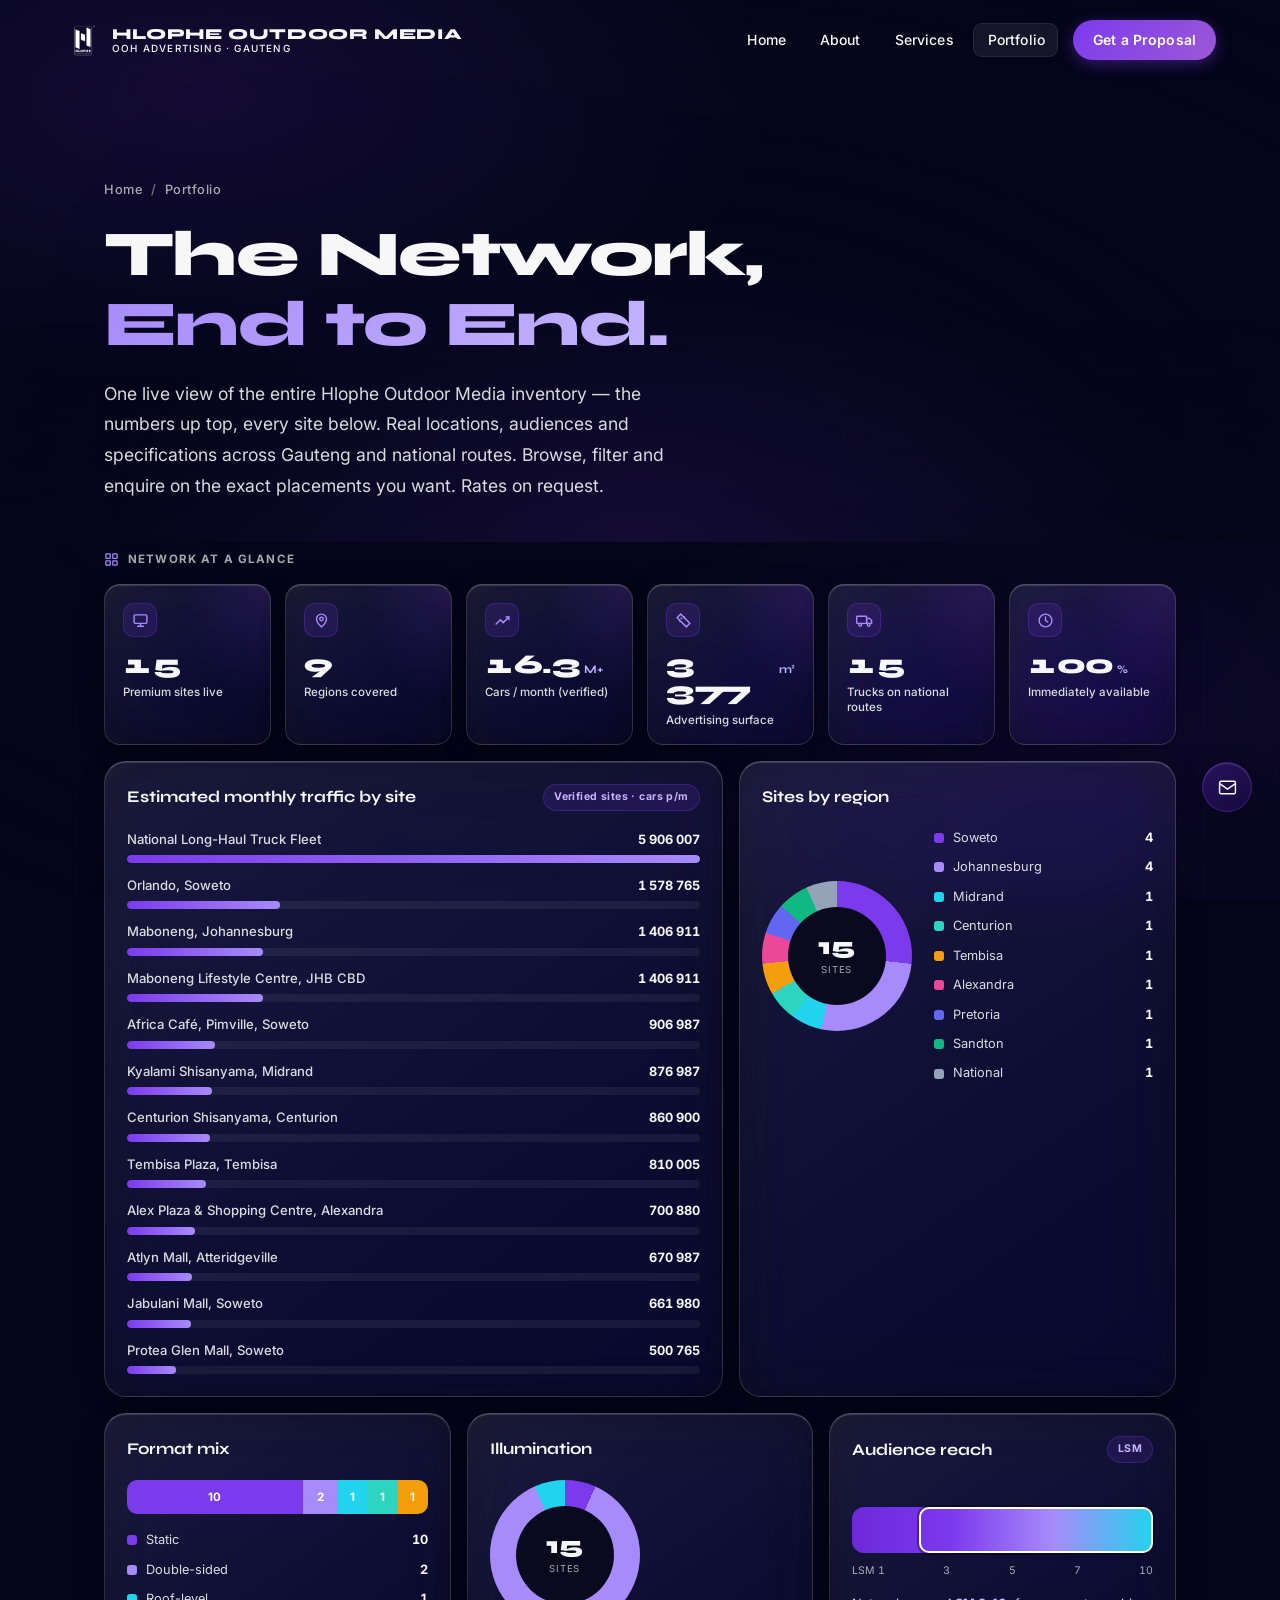
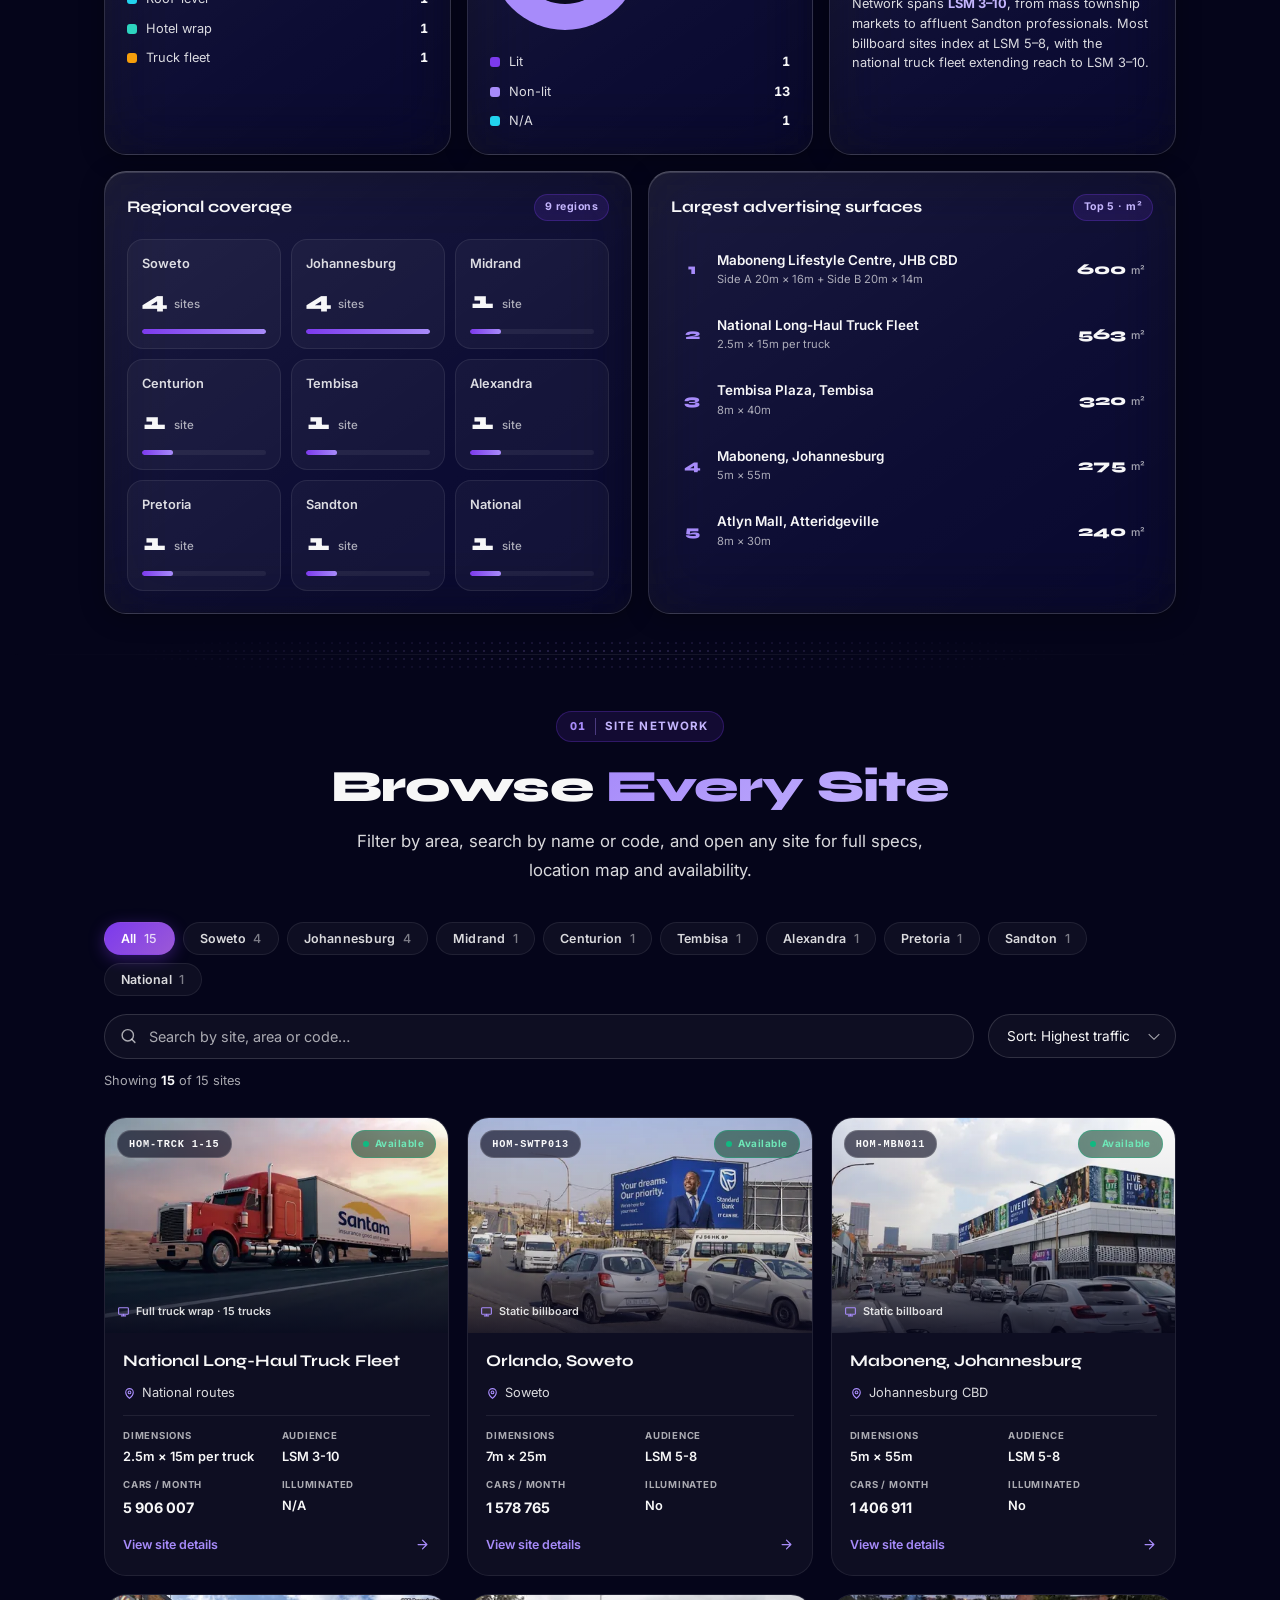
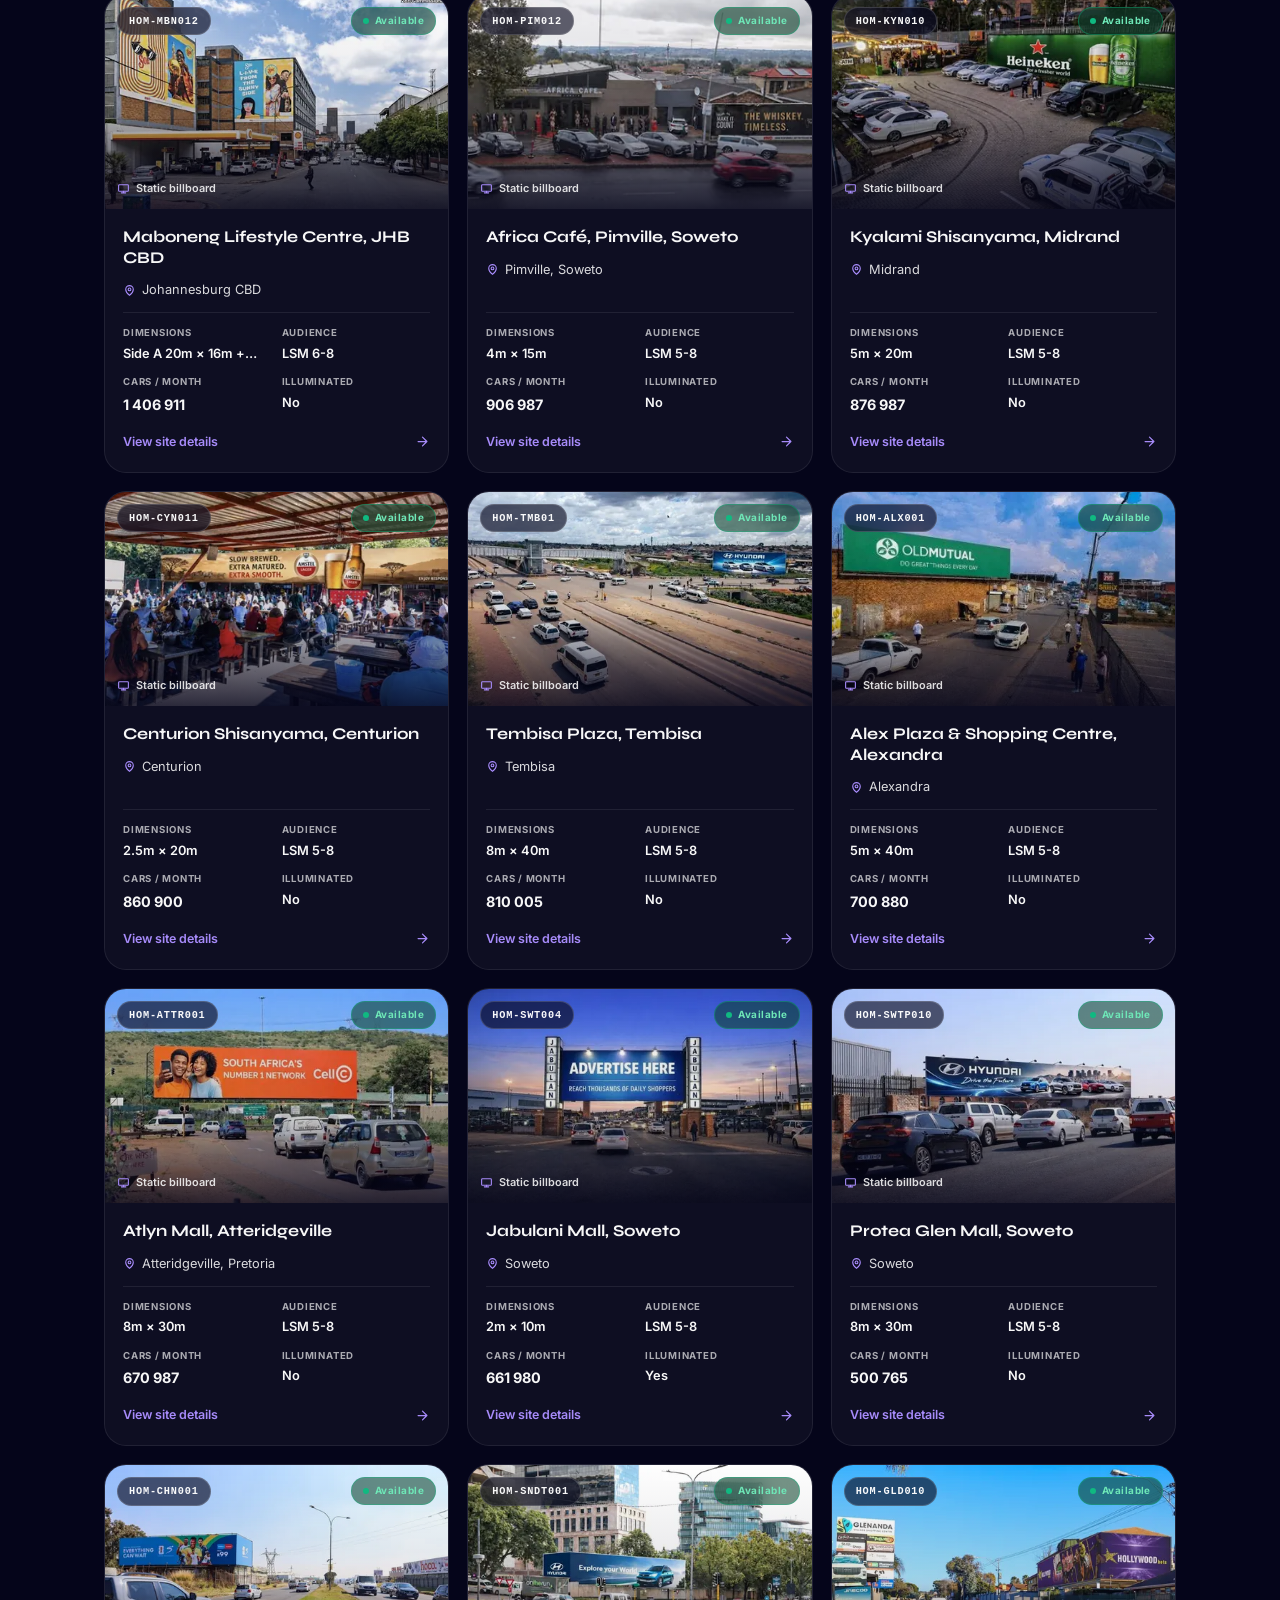
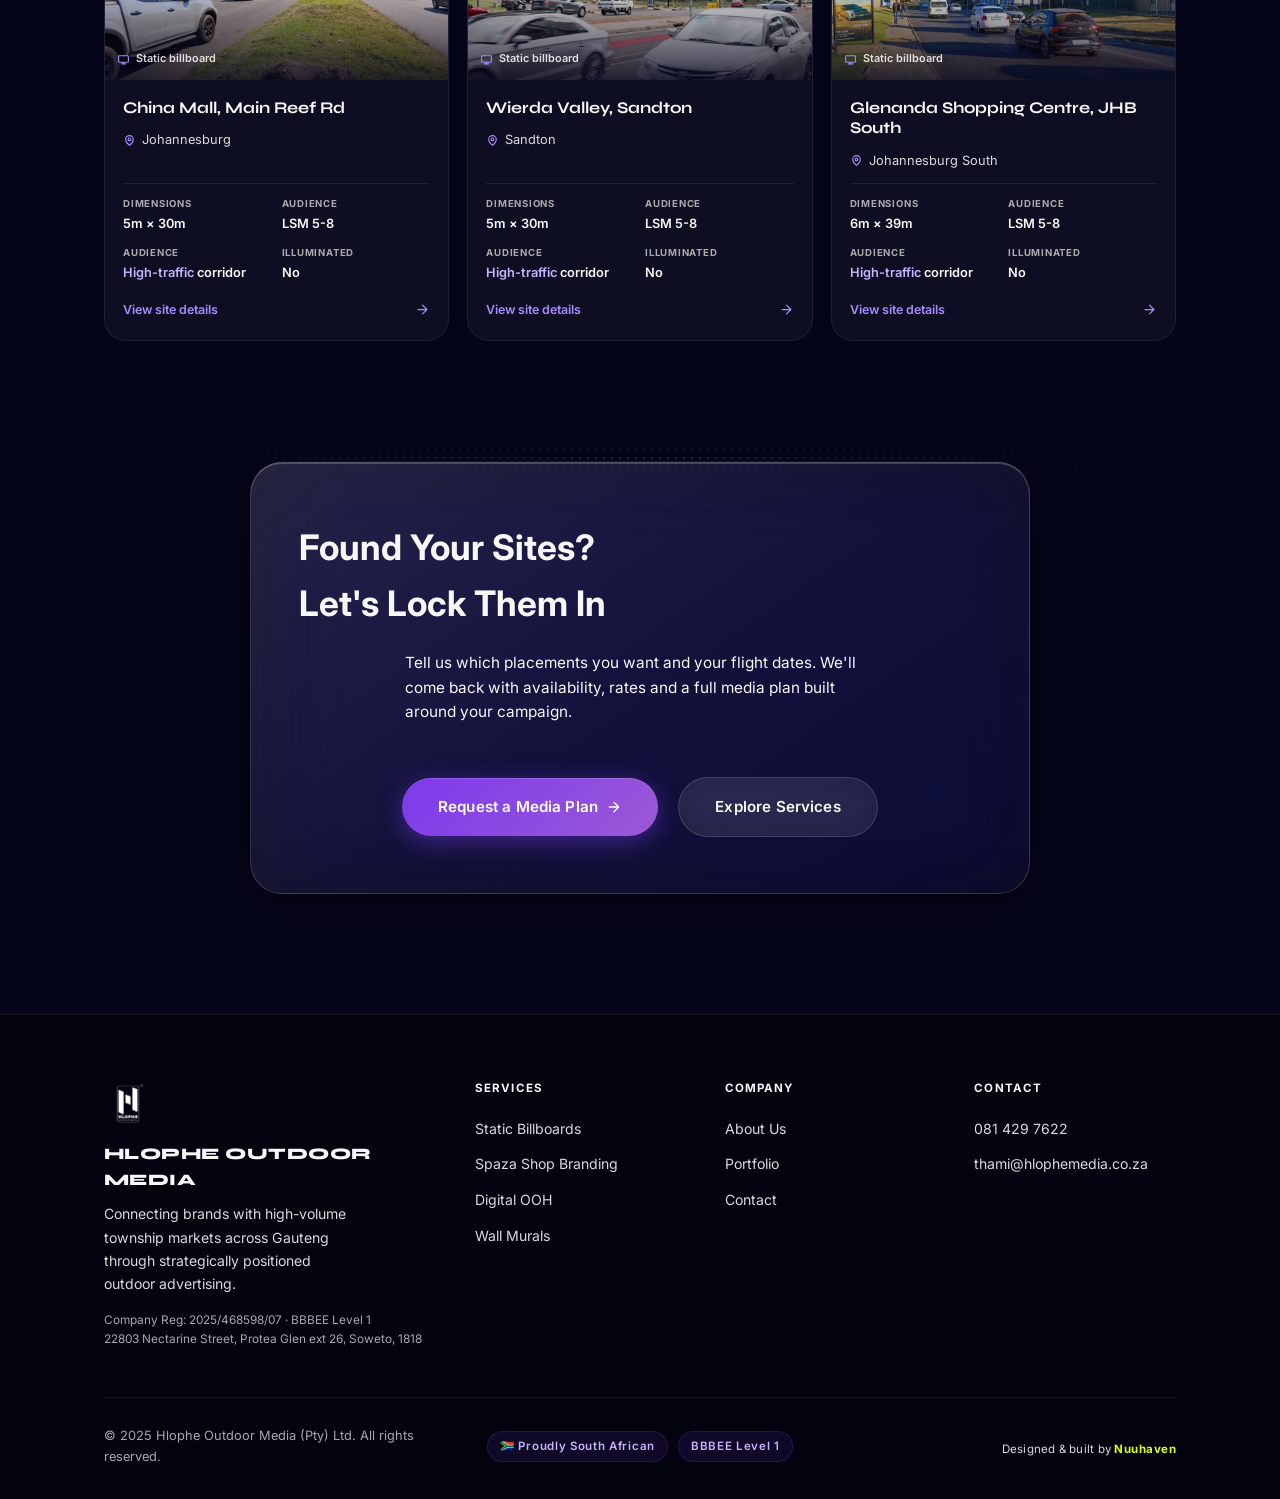
<file: portfolio.html>
<!DOCTYPE html>
<html lang="en">
<head>
<meta charset="UTF-8">
  <link rel="icon" type="image/png" href="Logo/HOM Logo Default.png">
  <link rel="apple-touch-icon" href="Logo/HOM Logo Default.png">
<meta name="viewport" content="width=device-width, initial-scale=1.0">
<title>Portfolio | Hlophe Outdoor Media — Live OOH Inventory & Network Dashboard</title>
<meta name="description" content="Hlophe Outdoor Media portfolio — a live dashboard and full inventory of our OOH network: 15 premium billboard and truck-fleet sites across Soweto, Sandton, Tembisa, Pretoria and national routes, with specs, audience, locations and availability.">
<meta name="keywords" content="billboard inventory Gauteng, OOH sites Soweto, outdoor advertising locations South Africa, Hlophe Outdoor Media network, billboard rates Johannesburg, township advertising sites">
<link rel="canonical" href="https://hlophemedia.co.za/portfolio.html">
<meta property="og:title" content="Portfolio | Hlophe Outdoor Media">
<meta property="og:description" content="Live OOH inventory dashboard + full site network across Gauteng — specs, locations, audience and availability.">
<meta property="og:type" content="website">
<meta property="og:url" content="https://hlophemedia.co.za/portfolio.html">
<meta property="og:image" content="https://hlophemedia.co.za/og-image.jpg">
<meta property="og:image:width" content="1200">
<meta property="og:image:height" content="630">
<meta property="og:site_name" content="Hlophe Outdoor Media">
<meta property="og:locale" content="en_ZA">
<meta name="twitter:card" content="summary_large_image">
<meta name="twitter:image" content="https://hlophemedia.co.za/og-image.jpg">
<link rel="stylesheet" href="css/style.css">
<link rel="stylesheet" href="css/motion.css?v=5">
<style>
/* ============================================================
   PORTFOLIO — DASHBOARD + LIVE SITE NETWORK
   ============================================================ */

/* ---- Dashboard section eyebrow ---- */
.dash-h { display: flex; align-items: center; gap: 9px; font-size: 0.72rem; font-weight: 700;
  letter-spacing: 0.1em; text-transform: uppercase; color: var(--t3); margin-bottom: 16px; }
.dash-h svg { width: 15px; height: 15px; color: var(--accent-light); }

/* ---- Bento grid ---- */
.dash-grid { display: grid; grid-template-columns: repeat(12, 1fr); gap: 16px; }
.widget { border-radius: var(--r-lg); padding: 22px; position: relative; overflow: hidden;
  display: flex; flex-direction: column; }
.w-4 { grid-column: span 4; }
.w-5 { grid-column: span 5; }
.w-6 { grid-column: span 6; }
.w-7 { grid-column: span 7; }
.w-12 { grid-column: span 12; }

/* ---- KPI tiles ---- */
.kpi-row { display: grid; grid-template-columns: repeat(6, 1fr); gap: 14px; margin-bottom: 16px; }
.kpi-tile { border-radius: var(--r-md); padding: 18px 18px 16px; position: relative; overflow: hidden; }
.kpi-tile::after { content:''; position:absolute; inset:0; pointer-events:none;
  background: radial-gradient(ellipse 90% 120% at 100% 0%, rgba(124,58,237,0.16) 0%, transparent 60%); }
.kpi-tile .ic { width: 34px; height: 34px; border-radius: 10px; display:flex; align-items:center; justify-content:center;
  background: rgba(124,58,237,0.14); border: 1px solid rgba(124,58,237,0.28); margin-bottom: 14px; }
.kpi-tile .ic svg { width: 17px; height: 17px; color: var(--accent-light); }
.kpi-tile .val { font-family:'Syne',sans-serif; font-weight: 800; font-size: 1.7rem; line-height: 1;
  letter-spacing: -0.01em; color: var(--t1); display: flex; align-items: baseline; gap: 3px; }
.kpi-tile .val .u { font-size: 0.72rem; font-weight: 700; color: var(--accent-pale); }
.kpi-tile .lbl { margin-top: 7px; font-size: 0.72rem; color: var(--t2); font-weight: 500; line-height: 1.3; }

.widget-title { font-family:'Syne',sans-serif; font-size: 1.02rem; font-weight: 700; color: var(--t1); }
.widget-head { display:flex; align-items:center; justify-content:space-between; gap:10px; margin-bottom: 18px; }
.widget-badge { font-size: 0.66rem; font-weight: 700; letter-spacing: 0.04em; color: var(--accent-pale);
  background: rgba(124,58,237,0.14); border: 1px solid rgba(124,58,237,0.28); padding: 4px 10px; border-radius: 50px; white-space: nowrap; }

/* ---- Horizontal bar chart ---- */
.bars { display: flex; flex-direction: column; gap: 12px; }
.bar-row { display: grid; grid-template-columns: 1fr; gap: 5px; }
.bar-top { display: flex; justify-content: space-between; align-items: baseline; gap: 10px; }
.bar-name { font-size: 0.82rem; color: var(--t2); font-weight: 500; overflow: hidden; text-overflow: ellipsis; white-space: nowrap; }
.bar-val { font-size: 0.8rem; color: var(--t1); font-weight: 700; font-variant-numeric: tabular-nums; white-space: nowrap; }
.bar-track { height: 8px; border-radius: 50px; background: rgba(255,255,255,0.06); overflow: hidden; }
.bar-fill { height: 100%; border-radius: 50px; width: 0;
  background: linear-gradient(90deg, var(--accent), var(--accent-light)); transition: width 1s var(--ease-out); }

/* ---- Donut ---- */
.donut-wrap { display: flex; align-items: center; gap: 22px; flex-wrap: wrap; }
.donut { width: 150px; height: 150px; border-radius: 50%; flex-shrink: 0; position: relative;
  background: conic-gradient(var(--stops)); transition: background 0.6s var(--ease-out); }
.donut::before { content:''; position: absolute; inset: 26px; border-radius: 50%; background: #0a0a1e; }
.donut-center { position: absolute; inset: 0; display: flex; flex-direction: column; align-items: center; justify-content: center; }
.donut-center .dc-val { font-family:'Syne',sans-serif; font-weight: 800; font-size: 1.5rem; color: var(--t1); line-height: 1; }
.donut-center .dc-lbl { font-size: 0.6rem; letter-spacing: 0.08em; text-transform: uppercase; color: var(--t3); margin-top: 3px; }
.legend { display: flex; flex-direction: column; gap: 9px; flex: 1; min-width: 150px; }
.legend-item { display: flex; align-items: center; gap: 9px; font-size: 0.8rem; }
.legend-dot { width: 10px; height: 10px; border-radius: 3px; flex-shrink: 0; }
.legend-name { color: var(--t2); flex: 1; }
.legend-val { color: var(--t1); font-weight: 700; font-variant-numeric: tabular-nums; }

/* ---- Segmented bar ---- */
.seg-bar { display: flex; height: 34px; border-radius: 10px; overflow: hidden; margin-bottom: 16px; }
.seg { display: flex; align-items: center; justify-content: center; font-size: 0.72rem; font-weight: 700; color: #fff;
  min-width: 30px; transition: flex 0.6s var(--ease-out); }

/* ---- Coverage tiles ---- */
.cov-grid { display: grid; grid-template-columns: repeat(3, 1fr); gap: 10px; }
.cov-tile { border-radius: var(--r-md); padding: 14px; border: 1px solid var(--border-dim); background: var(--glass-1);
  transition: all 0.25s var(--ease-out); }
.cov-tile:hover { border-color: rgba(124,58,237,0.35); background: var(--glass-2); }
.cov-tile .cov-name { font-size: 0.8rem; color: var(--t2); font-weight: 600; margin-bottom: 8px; }
.cov-tile .cov-count { font-family:'Syne',sans-serif; font-weight: 800; font-size: 1.5rem; color: var(--t1); }
.cov-tile .cov-count span { font-size: 0.72rem; color: var(--t3); font-weight: 500; font-family: 'Inter', sans-serif; }
.cov-bar { height: 5px; border-radius: 50px; background: rgba(255,255,255,0.06); margin-top: 9px; overflow: hidden; }
.cov-bar span { display:block; height:100%; border-radius: 50px; background: linear-gradient(90deg,var(--accent),var(--accent-light)); }

/* ---- Audience LSM band ---- */
.lsm-scale { position: relative; height: 46px; border-radius: 12px; margin: 26px 0 10px;
  background: linear-gradient(90deg, #6d28d9, #7c3aed, #a78bfa, #22d3ee); }
.lsm-band { position: absolute; top: 0; bottom: 0; border: 2px solid #fff; border-radius: 10px; box-shadow: 0 0 0 2px rgba(0,0,0,0.35); }
.lsm-ticks { display: flex; justify-content: space-between; font-size: 0.66rem; color: var(--t3); font-variant-numeric: tabular-nums; }
.lsm-note { font-size: 0.8rem; color: var(--t2); line-height: 1.55; margin-top: 14px; }
.lsm-note b { color: var(--accent-pale); }

/* ---- Leaderboard ---- */
.lead { display: flex; flex-direction: column; gap: 4px; }
.lead-row { display: grid; grid-template-columns: 26px 1fr auto; align-items: center; gap: 12px;
  padding: 11px 8px; border-radius: 10px; transition: background 0.2s; }
.lead-row:hover { background: var(--glass-1); }
.lead-rank { font-family:'Syne',sans-serif; font-weight: 800; font-size: 0.95rem; color: var(--accent-light); text-align: center; }
.lead-name { font-size: 0.84rem; color: var(--t1); font-weight: 600; overflow: hidden; text-overflow: ellipsis; white-space: nowrap; }
.lead-sub { font-size: 0.7rem; color: var(--t3); }
.lead-val { font-family:'Syne',sans-serif; font-weight: 800; font-size: 0.95rem; color: var(--t1); white-space: nowrap; }
.lead-val span { font-size: 0.66rem; color: var(--t3); font-weight: 500; font-family: 'Inter'; }

/* ---- Controls (search + filter + sort) ---- */
.inv-controls { display: flex; flex-wrap: wrap; align-items: center; gap: 14px; margin: 0 0 12px; }
.inv-search { position: relative; flex: 1 1 260px; min-width: 220px; }
.inv-search svg { position: absolute; left: 16px; top: 50%; transform: translateY(-50%);
  width: 17px; height: 17px; color: var(--t3); pointer-events: none; }
.inv-search input { width: 100%; padding: 13px 16px 13px 44px; background: var(--glass-1);
  border: 1px solid var(--border-soft); border-radius: 50px; color: var(--t1); font-size: 0.9rem;
  font-family: inherit; transition: all 0.25s var(--ease-out); }
.inv-search input::placeholder { color: var(--t3); }
.inv-search input:focus { outline: none; border-color: rgba(124,58,237,0.55);
  background: var(--glass-2); box-shadow: 0 0 0 4px rgba(124,58,237,0.12); }
.sort-wrap { position: relative; }
.sort-wrap select { appearance: none; -webkit-appearance: none; padding: 13px 40px 13px 18px;
  background: var(--glass-1); border: 1px solid var(--border-soft); border-radius: 50px;
  color: var(--t1); font-size: 0.85rem; font-family: inherit; cursor: pointer; transition: all 0.25s var(--ease-out); }
.sort-wrap select:hover { background: var(--glass-2); border-color: var(--border-bright); }
.sort-wrap::after { content: ''; position: absolute; right: 18px; top: 50%; width: 8px; height: 8px;
  border-right: 1.5px solid var(--t3); border-bottom: 1.5px solid var(--t3);
  transform: translateY(-70%) rotate(45deg); pointer-events: none; }
.sort-wrap select option { background: #12122b; color: var(--t1); }

.region-chips { display: flex; gap: 8px; flex-wrap: wrap; margin-bottom: 18px; }
.chip { padding: 8px 16px; border-radius: 50px; cursor: pointer; font-size: 0.78rem; font-weight: 600;
  letter-spacing: 0.02em; background: var(--glass-1); border: 1px solid var(--border-dim); color: var(--t2);
  transition: all 0.22s var(--ease-out); white-space: nowrap; }
.chip:hover { background: var(--glass-2); color: var(--t1); border-color: var(--border-soft); }
.chip .cnt { opacity: 0.55; font-weight: 500; margin-left: 4px; }
.chip.active { background: linear-gradient(135deg, var(--accent), var(--accent-mid));
  border-color: transparent; color: #fff; box-shadow: 0 4px 16px rgba(124,58,237,0.38); }
.chip.active .cnt { opacity: 0.8; }

.result-count { font-size: 0.8rem; color: var(--t3); margin: 6px 0 26px; }
.result-count b { color: var(--t1); font-weight: 700; }

/* ---- Inventory grid ---- */
.inv-grid { display: grid; grid-template-columns: repeat(3, 1fr); gap: 18px; }
.site-card { border-radius: var(--r-lg); overflow: hidden; cursor: pointer;
  border: 1px solid var(--border-dim); background: var(--glass-1); display: flex; flex-direction: column;
  transition: border-color 0.3s, transform 0.45s var(--ease-spring), box-shadow 0.3s;
  opacity: 0; transform: translateY(16px); animation: cardIn 0.55s var(--ease-spring) forwards; }
@keyframes cardIn { to { opacity: 1; transform: none; } }
.site-card:hover { border-color: rgba(124,58,237,0.42); transform: translateY(-5px); box-shadow: 0 18px 44px rgba(0,0,0,0.4); }
.sc-media { position: relative; aspect-ratio: 16/10; overflow: hidden; background: #0c0c22; }
.sc-media picture { display: contents; }
.sc-media img { width: 100%; height: 100%; object-fit: cover; display: block; transition: transform 0.6s var(--ease-spring); }
.site-card:hover .sc-media img { transform: scale(1.06); }
.sc-media::after { content: ''; position: absolute; inset: 0;
  background: linear-gradient(to top, rgba(5,5,26,0.82) 0%, rgba(5,5,26,0.10) 45%, transparent 100%); }
.sc-code { position: absolute; top: 12px; left: 12px; z-index: 2; padding: 5px 11px; border-radius: 50px;
  background: rgba(5,5,26,0.62); backdrop-filter: blur(10px); border: 1px solid rgba(255,255,255,0.16);
  font-size: 0.64rem; font-weight: 700; letter-spacing: 0.08em; color: var(--t1); font-family: ui-monospace, 'SF Mono', monospace; }
.sc-avail { position: absolute; top: 12px; right: 12px; z-index: 2; display: inline-flex; align-items: center; gap: 6px;
  padding: 5px 11px; border-radius: 50px; background: rgba(6,60,38,0.55); backdrop-filter: blur(10px);
  border: 1px solid rgba(16,185,129,0.4); font-size: 0.62rem; font-weight: 700; letter-spacing: 0.05em; color: #6ee7b7; }
.sc-avail .pulse-dot { width: 6px; height: 6px; border-radius: 50%; background: #10b981;
  box-shadow: 0 0 0 0 rgba(16,185,129,0.6); animation: dotPulse 2s infinite; }
@keyframes dotPulse { 0% { box-shadow: 0 0 0 0 rgba(16,185,129,0.55); } 70% { box-shadow: 0 0 0 7px rgba(16,185,129,0); } 100% { box-shadow: 0 0 0 0 rgba(16,185,129,0); } }
.sc-fmt { position: absolute; left: 12px; bottom: 12px; z-index: 2; font-size: 0.68rem; font-weight: 600;
  color: var(--t2); display: inline-flex; align-items: center; gap: 6px; }
.sc-fmt svg { width: 13px; height: 13px; color: var(--accent-light); }
.sc-body { padding: 18px 18px 20px; display: flex; flex-direction: column; gap: 12px; flex: 1; }
.sc-name { font-family: 'Syne', sans-serif; font-size: 1.02rem; font-weight: 700; color: var(--t1); line-height: 1.25; }
.sc-loc { display: flex; align-items: center; gap: 6px; font-size: 0.8rem; color: var(--t2); }
.sc-loc svg { width: 13px; height: 13px; color: var(--accent-light); flex-shrink: 0; }
.sc-metrics { display: grid; grid-template-columns: 1fr 1fr; gap: 10px; padding-top: 12px; margin-top: auto; border-top: 1px solid var(--border-dim); }
.sc-metric .m-label { font-size: 0.6rem; letter-spacing: 0.08em; text-transform: uppercase; color: var(--t3); font-weight: 700; margin-bottom: 3px; }
.sc-metric .m-value { font-size: 0.9rem; font-weight: 700; color: var(--t1); }
.sc-metric .m-value.sm { font-size: 0.8rem; font-weight: 600; }
.sc-metric .m-value .hl { color: var(--accent-pale); }
.sc-cta { display: flex; align-items: center; justify-content: space-between; font-size: 0.78rem; font-weight: 600; color: var(--accent-light); padding-top: 4px; }
.sc-cta svg { width: 15px; height: 15px; transition: transform 0.25s; }
.site-card:hover .sc-cta svg { transform: translateX(4px); }
.no-results { grid-column: 1 / -1; text-align: center; padding: 60px 20px; color: var(--t3); font-size: 0.95rem; }

/* ---- Detail modal ---- */
#site-modal { position: fixed; inset: 0; z-index: 2000; display: flex; align-items: center; justify-content: center;
  padding: 24px; opacity: 0; pointer-events: none; transition: opacity 0.3s; }
#site-modal.open { opacity: 1; pointer-events: all; }
.sm-backdrop { position: absolute; inset: 0; background: rgba(3,3,15,0.82); backdrop-filter: blur(14px); -webkit-backdrop-filter: blur(14px); }
.sm-panel { position: relative; z-index: 2; width: 100%; max-width: 1040px; max-height: 90vh; overflow-y: auto;
  border-radius: var(--r-xl); display: grid; grid-template-columns: 1.15fr 1fr;
  transform: translateY(20px) scale(0.98); transition: transform 0.35s var(--ease-spring); }
#site-modal.open .sm-panel { transform: none; }
.sm-panel::-webkit-scrollbar { width: 8px; }
.sm-panel::-webkit-scrollbar-thumb { background: rgba(255,255,255,0.14); border-radius: 8px; }
.sm-visual { padding: 22px; display: flex; flex-direction: column; gap: 12px; }
#sm-main-wrap picture { display: contents; }
.sm-main-img { width: 100%; border-radius: var(--r-md); aspect-ratio: 16/11; object-fit: cover; background: #0c0c22; display: block; }
.sm-thumbs { display: flex; gap: 10px; }
.sm-thumb { flex: 1; border-radius: 10px; overflow: hidden; cursor: pointer; border: 1.5px solid transparent; aspect-ratio: 16/10; background: #0c0c22; transition: border-color 0.2s; }
.sm-thumb.active { border-color: var(--accent); }
.sm-thumb picture { display: contents; }
.sm-thumb img { width: 100%; height: 100%; object-fit: cover; display: block; }
.sm-thumb-label { font-size: 0.6rem; text-align: center; color: var(--t3); padding: 4px 0 0; letter-spacing: 0.06em; text-transform: uppercase; }
.sm-info { padding: 30px 30px 30px 8px; display: flex; flex-direction: column; }
.sm-code-row { display: flex; align-items: center; gap: 10px; margin-bottom: 12px; flex-wrap: wrap; }
.sm-code { padding: 5px 11px; border-radius: 50px; background: rgba(124,58,237,0.14); border: 1px solid rgba(124,58,237,0.3);
  color: var(--accent-pale); font-size: 0.66rem; font-weight: 700; letter-spacing: 0.08em; font-family: ui-monospace, monospace; }
.sm-avail-tag { display: inline-flex; align-items: center; gap: 6px; padding: 5px 11px; border-radius: 50px;
  background: rgba(6,60,38,0.4); border: 1px solid rgba(16,185,129,0.35); font-size: 0.64rem; font-weight: 700; color: #6ee7b7; }
.sm-avail-tag .pulse-dot { width: 6px; height: 6px; border-radius: 50%; background: #10b981; }
.sm-title { font-family: 'Syne', sans-serif; font-size: 1.55rem; font-weight: 800; color: var(--t1); line-height: 1.15; margin-bottom: 8px; }
.sm-loc { display: flex; align-items: center; gap: 7px; font-size: 0.86rem; color: var(--t2); margin-bottom: 18px; }
.sm-loc svg { width: 15px; height: 15px; color: var(--accent-light); }
.sm-desc { font-size: 0.9rem; color: var(--t2); line-height: 1.62; margin-bottom: 22px; }
.sm-specgrid { display: grid; grid-template-columns: 1fr 1fr; gap: 1px; background: var(--border-dim); border: 1px solid var(--border-dim); border-radius: var(--r-md); overflow: hidden; margin-bottom: 18px; }
.spec-cell { background: #0b0b20; padding: 13px 15px; }
.spec-cell.full { grid-column: 1 / -1; }
.spec-cell .s-label { font-size: 0.6rem; letter-spacing: 0.09em; text-transform: uppercase; color: var(--t3); font-weight: 700; margin-bottom: 4px; display: flex; align-items: center; gap: 5px; }
.spec-cell .s-label svg { width: 12px; height: 12px; color: var(--accent-light); }
.spec-cell .s-value { font-size: 0.9rem; font-weight: 600; color: var(--t1); }
.spec-cell .s-value.hl { color: var(--accent-pale); font-weight: 700; }
.sm-map-wrap { position: relative; border-radius: var(--r-md); overflow: hidden; margin-bottom: 20px; border: 1px solid var(--border-dim); }
.sm-map-wrap picture { display: contents; }
.sm-map-wrap img { width: 100%; display: block; max-height: 180px; object-fit: cover; }
.sm-map-link { position: absolute; bottom: 12px; right: 12px; display: inline-flex; align-items: center; gap: 7px;
  padding: 9px 15px; border-radius: 50px; background: rgba(5,5,26,0.78); backdrop-filter: blur(10px);
  border: 1px solid rgba(255,255,255,0.2); color: #fff; font-size: 0.75rem; font-weight: 600; transition: all 0.2s; }
.sm-map-link:hover { background: var(--accent); border-color: var(--accent); }
.sm-map-link svg { width: 14px; height: 14px; }
.sm-actions { display: flex; gap: 12px; margin-top: auto; flex-wrap: wrap; }
.sm-actions .btn { flex: 1; min-width: 150px; justify-content: center; }
.sm-close { position: absolute; top: 16px; right: 16px; z-index: 5; width: 40px; height: 40px; border-radius: 50%;
  background: rgba(5,5,26,0.7); border: 1px solid rgba(255,255,255,0.18); color: #fff; cursor: pointer;
  display: flex; align-items: center; justify-content: center; transition: background 0.2s; }
.sm-close:hover { background: rgba(124,58,237,0.5); }
.sm-close svg { width: 18px; height: 18px; }

/* ---- Clients ---- */
.clients-logos { display: grid; grid-template-columns: repeat(4, 1fr); gap: 16px; }
.client-logo-card { padding: 24px 20px; border-radius: var(--r-md); display: flex; align-items: center; justify-content: center;
  border: 1px solid var(--border-dim); background: var(--glass-1); filter: grayscale(1) brightness(0.7);
  transition: all 0.3s var(--ease-out); min-height: 80px; }
.client-logo-card:hover { filter: none; background: var(--glass-2); border-color: rgba(124,58,237,0.28); transform: translateY(-3px); }
.client-logo-card img { max-height: 38px; max-width: 120px; object-fit: contain; }

/* ---- Responsive ---- */
@media (max-width: 1100px) { .inv-grid { grid-template-columns: repeat(2, 1fr); } }
@media (max-width: 1000px) {
  .kpi-row { grid-template-columns: repeat(3, 1fr); }
  .w-4,.w-5 { grid-column: span 6; }
  .w-6,.w-7 { grid-column: span 12; }
}
@media (max-width: 900px) {
  .clients-logos { grid-template-columns: repeat(3, 1fr); }
  .sm-panel { grid-template-columns: 1fr; max-height: 92vh; }
  .sm-info { padding: 8px 26px 28px; }
}
@media (max-width: 640px) {
  .widget { padding: 18px; }
  .kpi-row { grid-template-columns: repeat(2, 1fr); gap: 10px; }
  .dash-grid { gap: 12px; }
  .w-4,.w-5,.w-6,.w-7 { grid-column: span 12; }
  .cov-grid { grid-template-columns: repeat(2, 1fr); }
  .donut-wrap { justify-content: center; }
  .kpi-tile .val { font-size: 1.45rem; }
  .widget-head { flex-wrap: wrap; }
  .bar-name { max-width: 62%; }
}
@media (max-width: 600px) {
  .inv-grid { grid-template-columns: 1fr; }
  .clients-logos { grid-template-columns: repeat(2, 1fr); }
  .inv-controls { flex-direction: column; align-items: stretch; gap: 10px; }
  .inv-search { flex: 0 0 auto; width: 100%; min-width: 0; }
  .inv-search input, .sort-wrap select { font-size: 16px; } /* 16px stops iOS tap-zoom */
  .sort-wrap { width: 100%; }
  .sort-wrap select { width: 100%; }
  #site-modal { padding: 0; }
  .sm-panel { max-height: 100vh; border-radius: 0; height: 100%; }
  .sm-specgrid { grid-template-columns: 1fr; }
  .sm-actions { flex-direction: column; }
  .sm-actions .btn { width: 100%; min-width: 0; }
}
@media (max-width: 380px) { .kpi-row { grid-template-columns: 1fr; } }
</style>
</head>
<body>
<div class="bg-ambient"></div>

<div id="mobile-menu">
  <button id="mobile-menu-close" aria-label="Close menu">
    <svg viewBox="0 0 24 24" fill="none" stroke="currentColor" stroke-width="2" width="18" height="18"><path d="M18 6L6 18M6 6l12 12"/></svg>
  </button>
  <a href="index.html">Home</a>
  <a href="about.html">About</a>
  <a href="services.html">Services</a>
  <a href="portfolio.html">Portfolio</a>
  <a href="contact.html">Contact</a>
</div>

<nav id="navbar">
  <a href="index.html" class="nav-brand">
    <img src="Logo/HOM Logo White.png" alt="HOM Logo" width="38" height="38">
    <div class="nav-brand-text">
      <span class="nav-brand-name">HLOPHE OUTDOOR MEDIA</span>
      <span class="nav-brand-sub">OOH Advertising · Gauteng</span>
    </div>
  </a>
  <div class="nav-links">
    <a href="index.html">Home</a>
    <a href="about.html">About</a>
    <a href="services.html">Services</a>
    <a href="portfolio.html" class="active">Portfolio</a>
    <a href="contact.html" class="nav-cta">Get a Proposal</a>
  </div>
  <button class="nav-toggle" id="nav-toggle" aria-label="Open menu"><span></span><span></span><span></span></button>
</nav>

<!-- PAGE HERO -->
<div class="page-hero" style="padding-bottom: 40px;">
  <div class="page-hero-bg" aria-hidden="true"></div>
  <div class="container page-hero-content">
    <div class="page-hero-eyebrow">
      <a href="index.html">Home</a><span class="sep">/</span><span>Portfolio</span>
    </div>
    <h1>The Network, <span class="text-gradient">End to End.</span></h1>
    <p>One live view of the entire Hlophe Outdoor Media inventory — the numbers up top, every site below. Real locations, audiences and specifications across Gauteng and national routes. Browse, filter and enquire on the exact placements you want. Rates on request.</p>
  </div>
</div>

<!-- ===================== DASHBOARD ===================== -->
<section class="section-pad" style="padding-top: 8px; padding-bottom: 40px;">
  <div class="container">

    <div class="dash-h"><svg viewBox="0 0 24 24" fill="none" stroke="currentColor" stroke-width="2"><rect x="3" y="3" width="7" height="7" rx="1"/><rect x="14" y="3" width="7" height="7" rx="1"/><rect x="3" y="14" width="7" height="7" rx="1"/><rect x="14" y="14" width="7" height="7" rx="1"/></svg>Network at a glance</div>
    <div class="kpi-row" id="kpi-row"></div>

    <div class="dash-grid" style="margin-bottom:16px;">
      <div class="widget glass w-7">
        <div class="widget-head"><div class="widget-title">Estimated monthly traffic by site</div><span class="widget-badge">Verified sites · cars p/m</span></div>
        <div class="bars" id="traffic-bars"></div>
      </div>
      <div class="widget glass w-5">
        <div class="widget-head"><div class="widget-title">Sites by region</div></div>
        <div class="donut-wrap">
          <div class="donut" id="region-donut"><div class="donut-center"><div class="dc-val" id="region-total">0</div><div class="dc-lbl">Sites</div></div></div>
          <div class="legend" id="region-legend"></div>
        </div>
      </div>
    </div>

    <div class="dash-grid" style="margin-bottom:16px;">
      <div class="widget glass w-4">
        <div class="widget-head"><div class="widget-title">Format mix</div></div>
        <div class="seg-bar" id="format-seg"></div>
        <div class="legend" id="format-legend"></div>
      </div>
      <div class="widget glass w-4">
        <div class="widget-head"><div class="widget-title">Illumination</div></div>
        <div class="donut-wrap">
          <div class="donut" id="illum-donut"><div class="donut-center"><div class="dc-val" id="illum-total">0</div><div class="dc-lbl">Sites</div></div></div>
          <div class="legend" id="illum-legend"></div>
        </div>
      </div>
      <div class="widget glass w-4">
        <div class="widget-head"><div class="widget-title">Audience reach</div><span class="widget-badge">LSM</span></div>
        <div class="lsm-scale"><div class="lsm-band" id="lsm-band"></div></div>
        <div class="lsm-ticks"><span>LSM 1</span><span>3</span><span>5</span><span>7</span><span>10</span></div>
        <div class="lsm-note" id="lsm-note"></div>
      </div>
    </div>

    <div class="dash-grid">
      <div class="widget glass w-6">
        <div class="widget-head"><div class="widget-title">Regional coverage</div><span class="widget-badge" id="cov-badge"></span></div>
        <div class="cov-grid" id="cov-grid" data-stagger="0.08"></div>
      </div>
      <div class="widget glass w-6">
        <div class="widget-head"><div class="widget-title">Largest advertising surfaces</div><span class="widget-badge">Top 5 · m²</span></div>
        <div class="lead" id="leaderboard"></div>
      </div>
    </div>

  </div>
</section>

<div class="divider" style="margin:0;"></div>

<!-- ===================== SITE NETWORK ===================== -->
<section class="section-pad" style="padding-top: 56px;">
  <div class="container">

    <div class="section-header" style="margin-bottom:36px;">
      <div data-n="01" class="section-label reveal"><span class="dot"></span>Site Network</div>
      <h2 class="section-heading reveal d-100">Browse <em>Every Site</em></h2>
      <p class="section-body reveal d-200">Filter by area, search by name or code, and open any site for full specs, location map and availability.</p>
    </div>

    <div class="region-chips reveal" id="region-chips"></div>

    <div class="inv-controls reveal">
      <div class="inv-search">
        <svg viewBox="0 0 24 24" fill="none" stroke="currentColor" stroke-width="2"><circle cx="11" cy="11" r="8"/><path d="M21 21l-4.35-4.35" stroke-linecap="round"/></svg>
        <input type="search" id="inv-search-input" placeholder="Search by site, area or code…" aria-label="Search sites">
      </div>
      <div class="sort-wrap">
        <select id="inv-sort" aria-label="Sort sites">
          <option value="traffic">Sort: Highest traffic</option>
          <option value="name">Sort: Name (A–Z)</option>
          <option value="region">Sort: Region</option>
          <option value="size">Sort: Largest format</option>
        </select>
      </div>
    </div>

    <p class="result-count" id="result-count"></p>

    <div class="inv-grid" id="inv-grid"></div>

  </div>
</section>

<!-- DETAIL MODAL -->
<div id="site-modal" role="dialog" aria-modal="true" aria-label="Site details">
  <div class="sm-backdrop"></div>
  <div class="sm-panel glass-deep" id="sm-panel">
    <button class="sm-close" id="sm-close" aria-label="Close details">
      <svg viewBox="0 0 24 24" fill="none" stroke="currentColor" stroke-width="2"><path d="M18 6L6 18M6 6l12 12"/></svg>
    </button>
    <div class="sm-visual" id="sm-visual"></div>
    <div class="sm-info" id="sm-info"></div>
  </div>
</div>

<div class="divider" style="margin-top:0;"></div>

<!-- CTA -->
<section class="section-pad" style="padding-top:0;">
  <div class="container">
    <div class="cta-banner glass-deep reveal" style="max-width:780px;margin:0 auto;padding:56px 48px;">
      <div class="cta-banner-bg" aria-hidden="true"></div>
      <h2 style="font-size:clamp(1.6rem,3vw,2.2rem);">Found Your Sites?<br>Let's Lock Them In</h2>
      <p style="font-size:0.96rem;max-width:470px;margin:0 auto 52px;">Tell us which placements you want and your flight dates. We'll come back with availability, rates and a full media plan built around your campaign.</p>
      <div class="cta-banner-btns">
        <a href="contact.html" class="btn btn-primary">Request a Media Plan<svg viewBox="0 0 24 24" fill="none" stroke="currentColor" stroke-width="2" width="15" height="15"><path d="M5 12h14M12 5l7 7-7 7" stroke-linecap="round" stroke-linejoin="round"/></svg></a>
        <a href="services.html" class="btn btn-ghost">Explore Services</a>
      </div>
    </div>
  </div>
</section>

<footer>
  <div class="container">
    <div class="footer-grid">
      <div>
        <img src="Logo/HOM Logo White.png" alt="Hlophe Outdoor Media Logo" width="48" height="48">
        <div class="footer-brand-name">HLOPHE OUTDOOR MEDIA</div>
        <p class="footer-tagline">Connecting brands with high-volume township markets across Gauteng through strategically positioned outdoor advertising.</p>
        <div class="footer-reg">Company Reg: 2025/468598/07 · BBBEE Level 1<br>22803 Nectarine Street, Protea Glen ext 26, Soweto, 1818</div>
      </div>
      <div class="footer-col"><h4>Services</h4><ul>
        <li><a href="services.html#billboards">Static Billboards</a></li>
        <li><a href="services.html#spaza">Spaza Shop Branding</a></li>
        <li><a href="services.html#digital">Digital OOH</a></li>
        <li><a href="services.html#murals">Wall Murals</a></li>
      </ul></div>
      <div class="footer-col"><h4>Company</h4><ul>
        <li><a href="about.html">About Us</a></li>
        <li><a href="portfolio.html">Portfolio</a></li>
        <li><a href="contact.html">Contact</a></li>
      </ul></div>
      <div class="footer-col"><h4>Contact</h4><ul>
        <li><a href="tel:+27814297622">081 429 7622</a></li>
        <li><a href="mailto:thami@hlophemedia.co.za">thami@hlophemedia.co.za</a></li>
      </ul></div>
    </div>
    <div class="footer-bottom">
      <p class="footer-copy">© 2025 Hlophe Outdoor Media (Pty) Ltd. All rights reserved.</p>      <div class="footer-badges"><span class="footer-badge">🇿🇦 Proudly South African</span><span class="footer-badge">BBBEE Level 1</span></div>
      <p class="footer-designed-by" style="justify-self:end;text-align:right;">Designed &amp; built by <a href="https://nuuhaven.com/" target="_blank" rel="noopener" class="nuuhaven-link">Nuuhaven</a></p>
    </div>
  </div>
</footer>

<div class="fab-stack">
  <a href="mailto:thami@hlophemedia.co.za" class="fab fab-email" title="Email us" aria-label="Email us">
    <svg viewBox="0 0 24 24" fill="none" stroke="currentColor" stroke-width="1.8"><rect x="2" y="4" width="20" height="16" rx="2"/><path d="M2 7l10 7 10-7"/></svg>
  </a>
  <button class="fab" id="fab-top" title="Back to top" aria-label="Back to top">
    <svg viewBox="0 0 24 24" fill="none" stroke="currentColor" stroke-width="2"><path d="M12 19V5M5 12l7-7 7 7" stroke-linecap="round" stroke-linejoin="round"/></svg>
  </button>
</div>

<script src="js/main.js?v=2"></script>
<script src="js/motion.js?v=5"></script>
<script src="js/sites-data.js"></script>
<script src="js/img-manifest.js"></script>
<script>
/* ============================================================
   DASHBOARD widgets — aggregate + render from window.HOM_SITES
   ============================================================ */
(function () {
  'use strict';
  var SITES = window.HOM_SITES || [];
  var SUSPECT = window.HOM_SUSPECT_TRAFFIC;
  var isSuspect = function (s) { return s.traffic === SUSPECT; };
  var PALETTE = ['#7c3aed','#a78bfa','#22d3ee','#2dd4bf','#f59e0b','#ec4899','#6366f1','#10b981','#94a3b8'];
  var fmtInt = function (n) { return Math.round(n).toLocaleString('en-ZA').replace(/,/g, ' '); };
  var fmtM = function (n) { return (n / 1e6).toFixed(1); };

  var measured = SITES.filter(function (s) { return !isSuspect(s); });
  var totalTraffic = measured.reduce(function (a, s) { return a + s.traffic; }, 0);
  var totalArea = SITES.reduce(function (a, s) { return a + (s.areaM2 || 0); }, 0);
  var trucks = SITES.reduce(function (a, s) { return a + (s.trucks || 0); }, 0);
  var byRegion = {}; SITES.forEach(function (s) { byRegion[s.region] = (byRegion[s.region] || 0) + 1; });
  var regions = Object.keys(byRegion).sort(function (a, b) { return byRegion[b] - byRegion[a]; });
  var byFormat = {}; SITES.forEach(function (s) { byFormat[s.formatType] = (byFormat[s.formatType] || 0) + 1; });
  var formats = Object.keys(byFormat).sort(function (a, b) { return byFormat[b] - byFormat[a]; });
  var illum = { 'Lit': 0, 'Non-lit': 0, 'N/A': 0 };
  SITES.forEach(function (s) { if (s.illum === 'Yes') illum['Lit']++; else if (s.illum === 'No') illum['Non-lit']++; else illum['N/A']++; });
  var lsmLow = Math.min.apply(null, SITES.map(function (s) { return s.lsmLow; }));
  var lsmHigh = Math.max.apply(null, SITES.map(function (s) { return s.lsmHigh; }));

  var icons = {
    grid: '<svg viewBox="0 0 24 24" fill="none" stroke="currentColor" stroke-width="2"><rect x="3" y="4" width="18" height="12" rx="1.5"/><path d="M12 16v4M8 20h8" stroke-linecap="round"/></svg>',
    pin: '<svg viewBox="0 0 24 24" fill="none" stroke="currentColor" stroke-width="2"><path d="M12 21s-7-5.5-7-11a7 7 0 0114 0c0 5.5-7 11-7 11z"/><circle cx="12" cy="10" r="2.5"/></svg>',
    trend: '<svg viewBox="0 0 24 24" fill="none" stroke="currentColor" stroke-width="2"><path d="M3 17l6-6 4 4 8-8" stroke-linecap="round" stroke-linejoin="round"/><path d="M17 7h4v4" stroke-linecap="round" stroke-linejoin="round"/></svg>',
    ruler: '<svg viewBox="0 0 24 24" fill="none" stroke="currentColor" stroke-width="2"><path d="M3 8l13 13 5-5L8 3z"/><path d="M8 8l2 2M12 6l2 2M6 12l2 2"/></svg>',
    truck: '<svg viewBox="0 0 24 24" fill="none" stroke="currentColor" stroke-width="2"><rect x="1" y="6" width="14" height="10" rx="1"/><path d="M15 9h4l3 3v4h-7z"/><circle cx="6" cy="18" r="2"/><circle cx="18" cy="18" r="2"/></svg>',
    clock: '<svg viewBox="0 0 24 24" fill="none" stroke="currentColor" stroke-width="2"><circle cx="12" cy="12" r="9"/><path d="M12 7v5l3 2" stroke-linecap="round" stroke-linejoin="round"/></svg>'
  };
  var kpis = [
    { ic: icons.grid,  val: String(SITES.length), u: '', lbl: 'Premium sites live' },
    { ic: icons.pin,   val: String(regions.length), u: '', lbl: 'Regions covered' },
    { ic: icons.trend, val: fmtM(totalTraffic), u: 'M+', lbl: 'Cars / month (verified)' },
    { ic: icons.ruler, val: fmtInt(totalArea), u: 'm²', lbl: 'Advertising surface' },
    { ic: icons.truck, val: String(trucks), u: '', lbl: 'Trucks on national routes' },
    { ic: icons.clock, val: '100', u: '%', lbl: 'Immediately available' }
  ];
  document.getElementById('kpi-row').innerHTML = kpis.map(function (k) {
    return '<div class="kpi-tile glass"><div class="ic">' + k.ic + '</div>' +
      '<div class="val">' + k.val + (k.u ? '<span class="u">' + k.u + '</span>' : '') + '</div>' +
      '<div class="lbl">' + k.lbl + '</div></div>';
  }).join('');

  var tSorted = measured.slice().sort(function (a, b) { return b.traffic - a.traffic; });
  var tMax = tSorted[0].traffic;
  document.getElementById('traffic-bars').innerHTML = tSorted.map(function (s) {
    return '<div class="bar-row"><div class="bar-top">' +
      '<span class="bar-name">' + s.name + '</span>' +
      '<span class="bar-val">' + fmtInt(s.traffic) + '</span></div>' +
      '<div class="bar-track"><div class="bar-fill" data-w="' + (s.traffic / tMax * 100) + '"></div></div></div>';
  }).join('');

  function buildDonut(el, legendEl, data, total) {
    var acc = 0, stops = [];
    data.forEach(function (d, i) {
      var c = PALETTE[i % PALETTE.length];
      var start = acc / total * 360, end = (acc + d.value) / total * 360;
      stops.push(c + ' ' + start.toFixed(2) + 'deg ' + end.toFixed(2) + 'deg');
      acc += d.value;
    });
    el.style.setProperty('--stops', stops.join(', '));
    legendEl.innerHTML = data.map(function (d, i) {
      return '<div class="legend-item"><span class="legend-dot" style="background:' + PALETTE[i % PALETTE.length] + '"></span>' +
        '<span class="legend-name">' + d.label + '</span><span class="legend-val">' + d.value + '</span></div>';
    }).join('');
  }
  buildDonut(document.getElementById('region-donut'), document.getElementById('region-legend'),
    regions.map(function (r) { return { label: r, value: byRegion[r] }; }), SITES.length);
  document.getElementById('region-total').textContent = SITES.length;
  buildDonut(document.getElementById('illum-donut'), document.getElementById('illum-legend'),
    Object.keys(illum).filter(function (k) { return illum[k] > 0; }).map(function (k) { return { label: k, value: illum[k] }; }), SITES.length);
  document.getElementById('illum-total').textContent = SITES.length;

  document.getElementById('format-seg').innerHTML = formats.map(function (f, i) {
    return '<div class="seg" style="flex:' + byFormat[f] + ';background:' + PALETTE[i % PALETTE.length] + '" title="' + f + '">' + byFormat[f] + '</div>';
  }).join('');
  document.getElementById('format-legend').innerHTML = formats.map(function (f, i) {
    return '<div class="legend-item"><span class="legend-dot" style="background:' + PALETTE[i % PALETTE.length] + '"></span>' +
      '<span class="legend-name">' + f + '</span><span class="legend-val">' + byFormat[f] + '</span></div>';
  }).join('');

  var band = document.getElementById('lsm-band');
  band.style.left = ((lsmLow - 1) / 9 * 100) + '%';
  band.style.right = ((10 - lsmHigh) / 9 * 100) + '%';
  document.getElementById('lsm-note').innerHTML =
    'Network spans <b>LSM ' + lsmLow + '–' + lsmHigh + '</b>, from mass township markets to affluent Sandton professionals. Most billboard sites index at LSM 5–8, with the national truck fleet extending reach to LSM 3–10.';

  var maxRegion = Math.max.apply(null, regions.map(function (r) { return byRegion[r]; }));
  document.getElementById('cov-badge').textContent = regions.length + ' regions';
  document.getElementById('cov-grid').innerHTML = regions.map(function (r) {
    var c = byRegion[r];
    return '<div class="cov-tile"><div class="cov-name">' + r + '</div>' +
      '<div class="cov-count">' + c + ' <span>site' + (c > 1 ? 's' : '') + '</span></div>' +
      '<div class="cov-bar"><span style="width:' + (c / maxRegion * 100) + '%"></span></div></div>';
  }).join('');

  var bySize = SITES.slice().sort(function (a, b) { return b.areaM2 - a.areaM2; }).slice(0, 5);
  document.getElementById('leaderboard').innerHTML = bySize.map(function (s, i) {
    return '<div class="lead-row"><div class="lead-rank">' + (i + 1) + '</div>' +
      '<div><div class="lead-name">' + s.name + '</div><div class="lead-sub">' + s.size + '</div></div>' +
      '<div class="lead-val">' + fmtInt(s.areaM2) + ' <span>m²</span></div></div>';
  }).join('');

  function fillBars() { document.querySelectorAll('.bar-fill').forEach(function (b) { b.style.width = b.dataset.w + '%'; }); }
  if ('IntersectionObserver' in window) {
    var io = new IntersectionObserver(function (ents) {
      ents.forEach(function (e) { if (e.isIntersecting) { fillBars(); io.disconnect(); } });
    }, { threshold: 0.2 });
    io.observe(document.getElementById('traffic-bars'));
  } else { fillBars(); }
})();

/* ============================================================
   SITE NETWORK — filter, search, sort, cards, detail modal
   ============================================================ */
(function () {
  'use strict';
  var ASSET = 'portfolio-assets/';

  /* Build a responsive <picture> from the generated WebP manifest.
     Falls back to the original JPEG wherever a variant is missing. */
  function pic(jpgPath, alt, sizes, cls, lazy) {
    var base = jpgPath.replace(/\.[^.]+$/, '');
    var dir  = base.slice(0, base.lastIndexOf('/') + 1);
    var set  = (window.HOM_IMG && window.HOM_IMG[base]) || [];
    var srcset = set.map(function (v) { return dir + v[1] + ' ' + v[0] + 'w'; }).join(', ');
    return '<picture>' +
      (srcset ? '<source type="image/webp" srcset="' + srcset + '" sizes="' + sizes + '">' : '') +
      '<img src="' + jpgPath + '" alt="' + alt + '"' +
      (cls ? ' class="' + cls + '"' : '') + (lazy ? ' loading="lazy" decoding="async"' : '') + '>' +
      '</picture>';
  }
  var SITES = window.HOM_SITES || [];
  var SUSPECT_TRAFFIC = window.HOM_SUSPECT_TRAFFIC;

  var isSuspect = function (s) { return s.traffic === SUSPECT_TRAFFIC; };
  var fmtInt = function (n) { return n.toLocaleString('en-ZA').replace(/,/g, ' '); };
  var sizeWidth = function (s) { var nums = (s.size.match(/[\d.]+/g) || []).map(parseFloat); return nums.length ? Math.max.apply(null, nums) : 0; };
  var mapsUrl = function (gps) { return 'https://www.google.com/maps/search/?api=1&query=' + encodeURIComponent(gps); };

  var regionCounts = {}; SITES.forEach(function (s) { regionCounts[s.region] = (regionCounts[s.region] || 0) + 1; });
  var regions = Object.keys(regionCounts).sort(function (a, b) { return regionCounts[b] - regionCounts[a]; });

  var chipsWrap = document.getElementById('region-chips');
  var activeRegion = 'All';
  ['All'].concat(regions).forEach(function (r, i) {
    var b = document.createElement('button');
    b.className = 'chip' + (i === 0 ? ' active' : '');
    b.dataset.region = r;
    var cnt = r === 'All' ? SITES.length : regionCounts[r];
    b.innerHTML = r + ' <span class="cnt">' + cnt + '</span>';
    b.addEventListener('click', function () {
      activeRegion = r;
      chipsWrap.querySelectorAll('.chip').forEach(function (c) { c.classList.remove('active'); });
      b.classList.add('active');
      render();
    });
    chipsWrap.appendChild(b);
  });

  var grid = document.getElementById('inv-grid');
  var searchInput = document.getElementById('inv-search-input');
  var sortSelect = document.getElementById('inv-sort');
  var resultCount = document.getElementById('result-count');
  var query = '', sortBy = 'traffic';
  searchInput.addEventListener('input', function () { query = searchInput.value.toLowerCase().trim(); render(); });
  sortSelect.addEventListener('change', function () { sortBy = sortSelect.value; render(); });

  function currentList() {
    var list = SITES.slice();
    if (activeRegion !== 'All') list = list.filter(function (s) { return s.region === activeRegion; });
    if (query) list = list.filter(function (s) {
      return (s.name + ' ' + s.area + ' ' + s.code + ' ' + s.format + ' ' + s.region).toLowerCase().indexOf(query) !== -1;
    });
    list.sort(function (a, b) {
      if (sortBy === 'name') return a.name.localeCompare(b.name);
      if (sortBy === 'region') return a.region.localeCompare(b.region) || a.name.localeCompare(b.name);
      if (sortBy === 'size') return sizeWidth(b) - sizeWidth(a);
      var ta = isSuspect(a) ? -1 : a.traffic, tb = isSuspect(b) ? -1 : b.traffic;
      return tb - ta;
    });
    return list;
  }

  var pinSvg = '<svg viewBox="0 0 24 24" fill="none" stroke="currentColor" stroke-width="2"><path d="M12 21s-7-5.5-7-11a7 7 0 0114 0c0 5.5-7 11-7 11z"/><circle cx="12" cy="10" r="2.5"/></svg>';
  var fmtSvg = '<svg viewBox="0 0 24 24" fill="none" stroke="currentColor" stroke-width="2"><rect x="3" y="5" width="18" height="12" rx="1.5"/><path d="M12 17v3M8 20h8" stroke-linecap="round"/></svg>';

  function cardHtml(s, i) {
    var trafficCell = isSuspect(s)
      ? '<div class="m-value sm"><span class="hl">High-traffic</span> corridor</div>'
      : '<div class="m-value">' + fmtInt(s.traffic) + '</div>';
    var trafficLabel = isSuspect(s) ? 'Audience' : 'Cars / month';
    return '' +
      '<article class="site-card" data-slug="' + s.slug + '" style="animation-delay:' + (i * 45) + 'ms" tabindex="0" role="button" aria-label="View details for ' + s.name + '">' +
        '<div class="sc-media">' +
          '<span class="sc-code">' + s.code + '</span>' +
          '<span class="sc-avail"><span class="pulse-dot"></span>Available</span>' +
          '<span class="sc-fmt">' + fmtSvg + s.format.replace(/\s*\(.*\)/, '') + '</span>' +
          pic(ASSET + s.slug + '/' + s.photos[0], s.name + ' — Hlophe Outdoor Media site', '(max-width:600px) 100vw, (max-width:1100px) 50vw, 33vw', '', true) +
        '</div>' +
        '<div class="sc-body">' +
          '<h3 class="sc-name">' + s.name + '</h3>' +
          '<div class="sc-loc">' + pinSvg + s.area + '</div>' +
          '<div class="sc-metrics">' +
            '<div class="sc-metric"><div class="m-label">Dimensions</div><div class="m-value sm">' + s.size.replace(/ \+ .*/, ' +…') + '</div></div>' +
            '<div class="sc-metric"><div class="m-label">Audience</div><div class="m-value sm">' + s.lsm + '</div></div>' +
            '<div class="sc-metric"><div class="m-label">' + trafficLabel + '</div>' + trafficCell + '</div>' +
            '<div class="sc-metric"><div class="m-label">Illuminated</div><div class="m-value sm">' + s.illum + '</div></div>' +
          '</div>' +
          '<div class="sc-cta">View site details<svg viewBox="0 0 24 24" fill="none" stroke="currentColor" stroke-width="2"><path d="M5 12h14M12 5l7 7-7 7" stroke-linecap="round" stroke-linejoin="round"/></svg></div>' +
        '</div>' +
      '</article>';
  }

  function render() {
    var list = currentList();
    if (!list.length) {
      grid.innerHTML = '<div class="no-results">No sites match your filters. Try a different area or clear the search.</div>';
      resultCount.innerHTML = 'Showing <b>0</b> sites';
      return;
    }
    grid.innerHTML = list.map(cardHtml).join('');
    resultCount.innerHTML = 'Showing <b>' + list.length + '</b> of ' + SITES.length + ' sites' +
      (activeRegion !== 'All' ? ' in <b>' + activeRegion + '</b>' : '');
    if (window.HOMMotion) window.HOMMotion.refresh();
    grid.querySelectorAll('.site-card').forEach(function (card) {
      card.addEventListener('click', function () { openModal(card.dataset.slug); });
      card.addEventListener('keydown', function (e) { if (e.key === 'Enter' || e.key === ' ') { e.preventDefault(); openModal(card.dataset.slug); } });
    });
  }

  var modal = document.getElementById('site-modal');
  var smVisual = document.getElementById('sm-visual');
  var smInfo = document.getElementById('sm-info');
  var boltSvg = '<svg viewBox="0 0 24 24" fill="none" stroke="currentColor" stroke-width="2"><path d="M13 2L4 14h6l-1 8 9-12h-6l1-8z" stroke-linejoin="round"/></svg>';
  var gpsSvg = '<svg viewBox="0 0 24 24" fill="none" stroke="currentColor" stroke-width="2"><path d="M12 21s-7-5.5-7-11a7 7 0 0114 0c0 5.5-7 11-7 11z"/><circle cx="12" cy="10" r="2.5"/></svg>';
  var extSvg = '<svg viewBox="0 0 24 24" fill="none" stroke="currentColor" stroke-width="2"><path d="M18 13v6a2 2 0 01-2 2H5a2 2 0 01-2-2V8a2 2 0 012-2h6M15 3h6v6M10 14L21 3" stroke-linecap="round" stroke-linejoin="round"/></svg>';

  function specCell(label, value, icon, hl, full) {
    return '<div class="spec-cell' + (full ? ' full' : '') + '">' +
      '<div class="s-label">' + (icon || '') + label + '</div>' +
      '<div class="s-value' + (hl ? ' hl' : '') + '">' + value + '</div></div>';
  }

  function openModal(slug) {
    var s = SITES.filter(function (x) { return x.slug === slug; })[0];
    if (!s) return;
    var gallery = s.photos.map(function (p) { return ASSET + s.slug + '/' + p; });
    if (s.map) gallery.push(ASSET + s.slug + '/' + s.map);
    var labels = s.photos.map(function (_, i) { return i === 0 ? 'Site' : 'View ' + (i + 1); });
    if (s.map) labels.push('Location');

    var thumbs = '';
    if (gallery.length > 1) {
      thumbs = '<div class="sm-thumbs">' + gallery.map(function (g, i) {
        return '<div><div class="sm-thumb' + (i === 0 ? ' active' : '') + '" data-img="' + g + '">' + pic(g, labels[i], '25vw', '', true) + '</div>' +
          '<div class="sm-thumb-label">' + labels[i] + '</div></div>';
      }).join('') + '</div>';
    }
    smVisual.innerHTML = '<div id="sm-main-wrap">' + pic(gallery[0], s.name, '(max-width:900px) 100vw, 55vw', 'sm-main-img', false) + '</div>' + thumbs;

    var trafficVal = isSuspect(s)
      ? 'High-traffic corridor <span style="color:var(--t3);font-weight:500;font-size:0.78rem;">(figure being verified)</span>'
      : fmtInt(s.traffic) + ' cars / month';

    var specs = '';
    specs += specCell('Format', s.format, boltSvg);
    specs += specCell('Dimensions', s.size, null, true);
    specs += specCell('Audience', s.lsm, null);
    specs += specCell('Illumination', s.illum, null);
    specs += specCell('Est. traffic', trafficVal, null, !isSuspect(s), true);
    if (s.travelling) specs += specCell('Coverage', s.travelling, null, true, true);
    specs += specCell('Availability', s.avail, null);
    specs += specCell('Site code', s.code, null);

    var mapBlock = '';
    if (s.map && s.gps) {
      mapBlock =
        '<div class="sm-map-wrap">' +
          pic(ASSET + s.slug + '/' + s.map, 'Location map for ' + s.name, '(max-width:900px) 100vw, 55vw', '', true) +
          '<a class="sm-map-link" href="' + mapsUrl(s.gps) + '" target="_blank" rel="noopener">' + extSvg + 'Open in Google Maps</a>' +
        '</div>' +
        '<div class="spec-cell full" style="border:1px solid var(--border-dim);border-radius:var(--r-md);margin-bottom:18px;">' +
          '<div class="s-label">' + gpsSvg + 'GPS coordinates</div>' +
          '<div class="s-value" style="font-family:ui-monospace,monospace;font-size:0.82rem;">' + s.gps + '</div>' +
        '</div>';
    }

    smInfo.innerHTML =
      '<div class="sm-code-row"><span class="sm-code">' + s.code + '</span>' +
        '<span class="sm-avail-tag"><span class="pulse-dot"></span>Available now</span></div>' +
      '<h2 class="sm-title">' + s.name + '</h2>' +
      '<div class="sm-loc">' + gpsSvg + (s.area === s.region ? s.area : s.area + ' · ' + s.region) + '</div>' +
      '<p class="sm-desc">' + s.desc + '</p>' +
      '<div class="sm-specgrid">' + specs + '</div>' +
      mapBlock +
      '<div class="sm-actions">' +
        '<a class="btn btn-primary" href="contact.html?site=' + encodeURIComponent(s.code) + '">Enquire about this site' +
          '<svg viewBox="0 0 24 24" fill="none" stroke="currentColor" stroke-width="2" width="15" height="15"><path d="M5 12h14M12 5l7 7-7 7" stroke-linecap="round" stroke-linejoin="round"/></svg></a>' +
        '<a class="btn btn-ghost" href="tel:+27814297622">Call to book</a>' +
      '</div>';

    smVisual.querySelectorAll('.sm-thumb').forEach(function (t) {
      t.addEventListener('click', function () {
        document.getElementById('sm-main-wrap').innerHTML =
          pic(t.dataset.img, s.name, '(max-width:900px) 100vw, 55vw', 'sm-main-img', false);
        smVisual.querySelectorAll('.sm-thumb').forEach(function (x) { x.classList.remove('active'); });
        t.classList.add('active');
      });
    });

    modal.classList.add('open');
    document.body.style.overflow = 'hidden';
    document.getElementById('sm-panel').scrollTop = 0;
  }

  function closeModal() { modal.classList.remove('open'); document.body.style.overflow = ''; }
  document.getElementById('sm-close').addEventListener('click', closeModal);
  modal.querySelector('.sm-backdrop').addEventListener('click', closeModal);
  document.addEventListener('keydown', function (e) { if (e.key === 'Escape' && modal.classList.contains('open')) closeModal(); });

  render();
})();
</script>
</body>
</html>
</file>
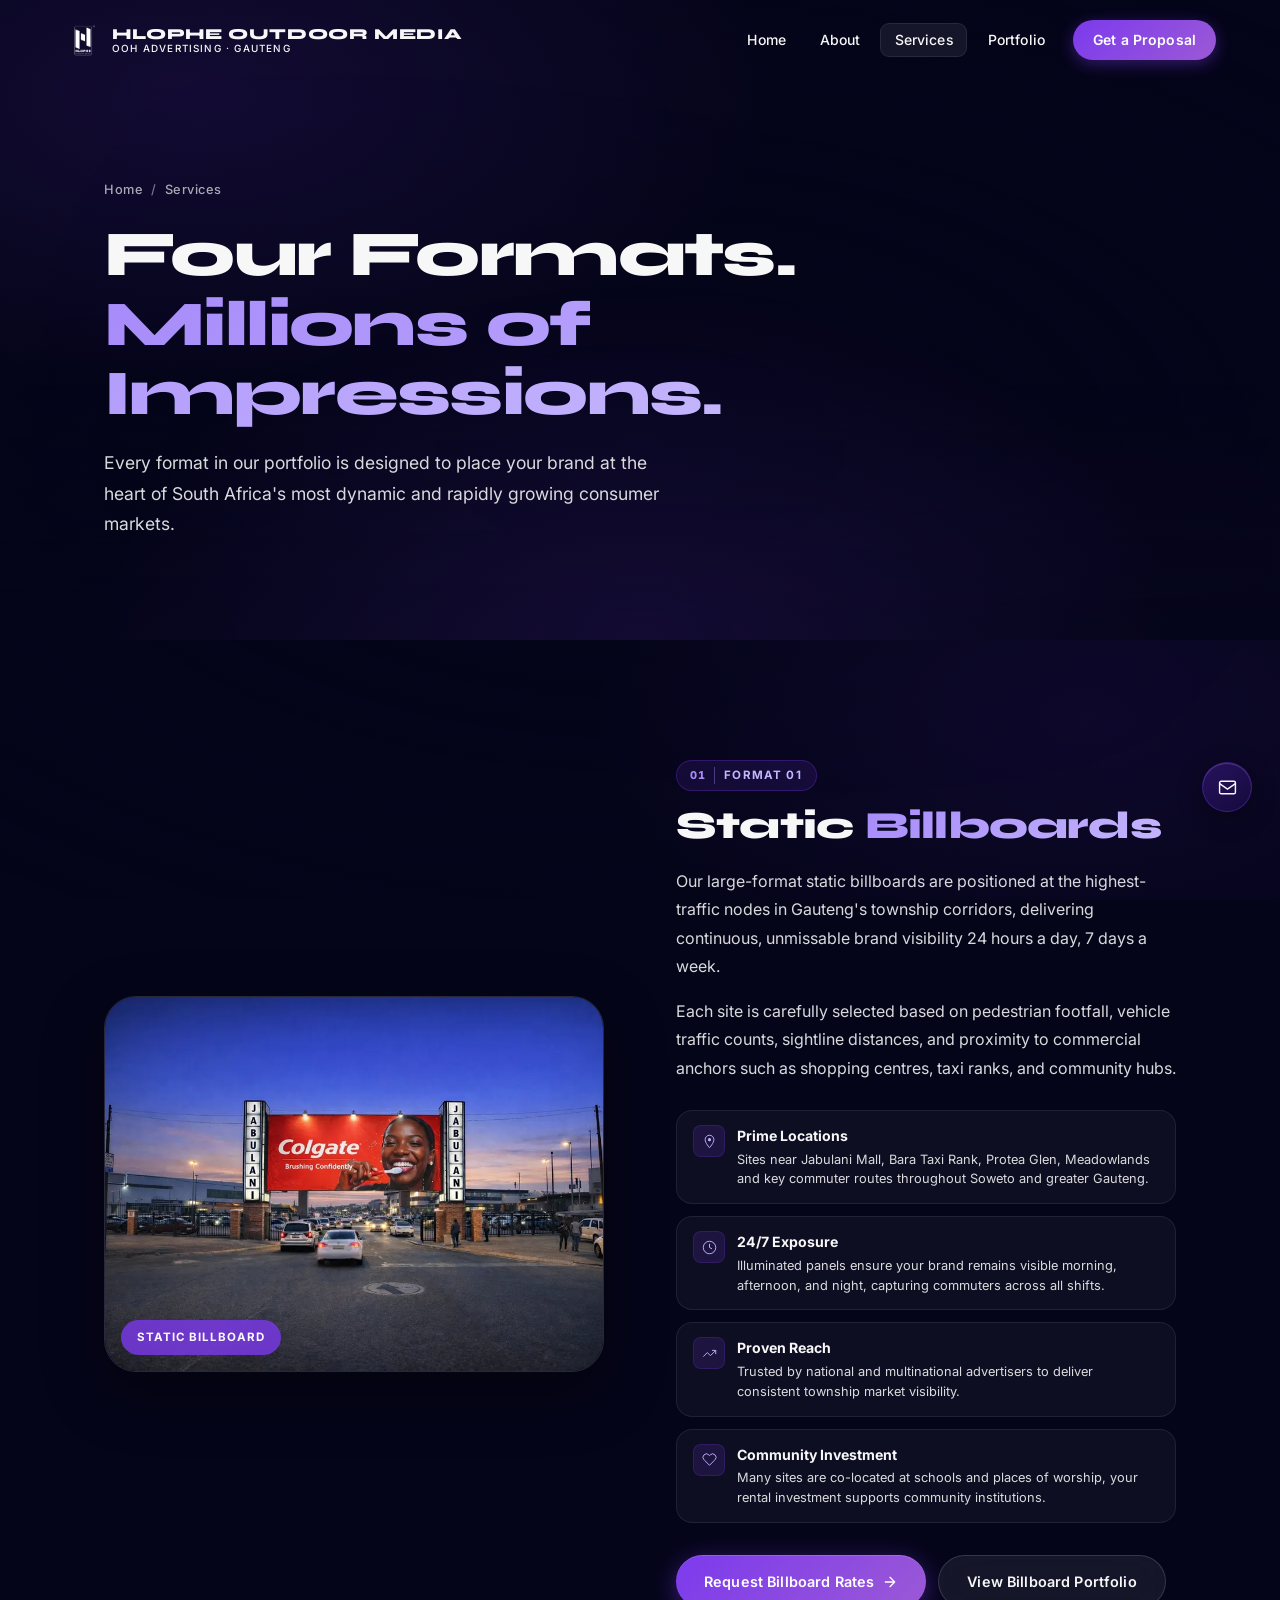
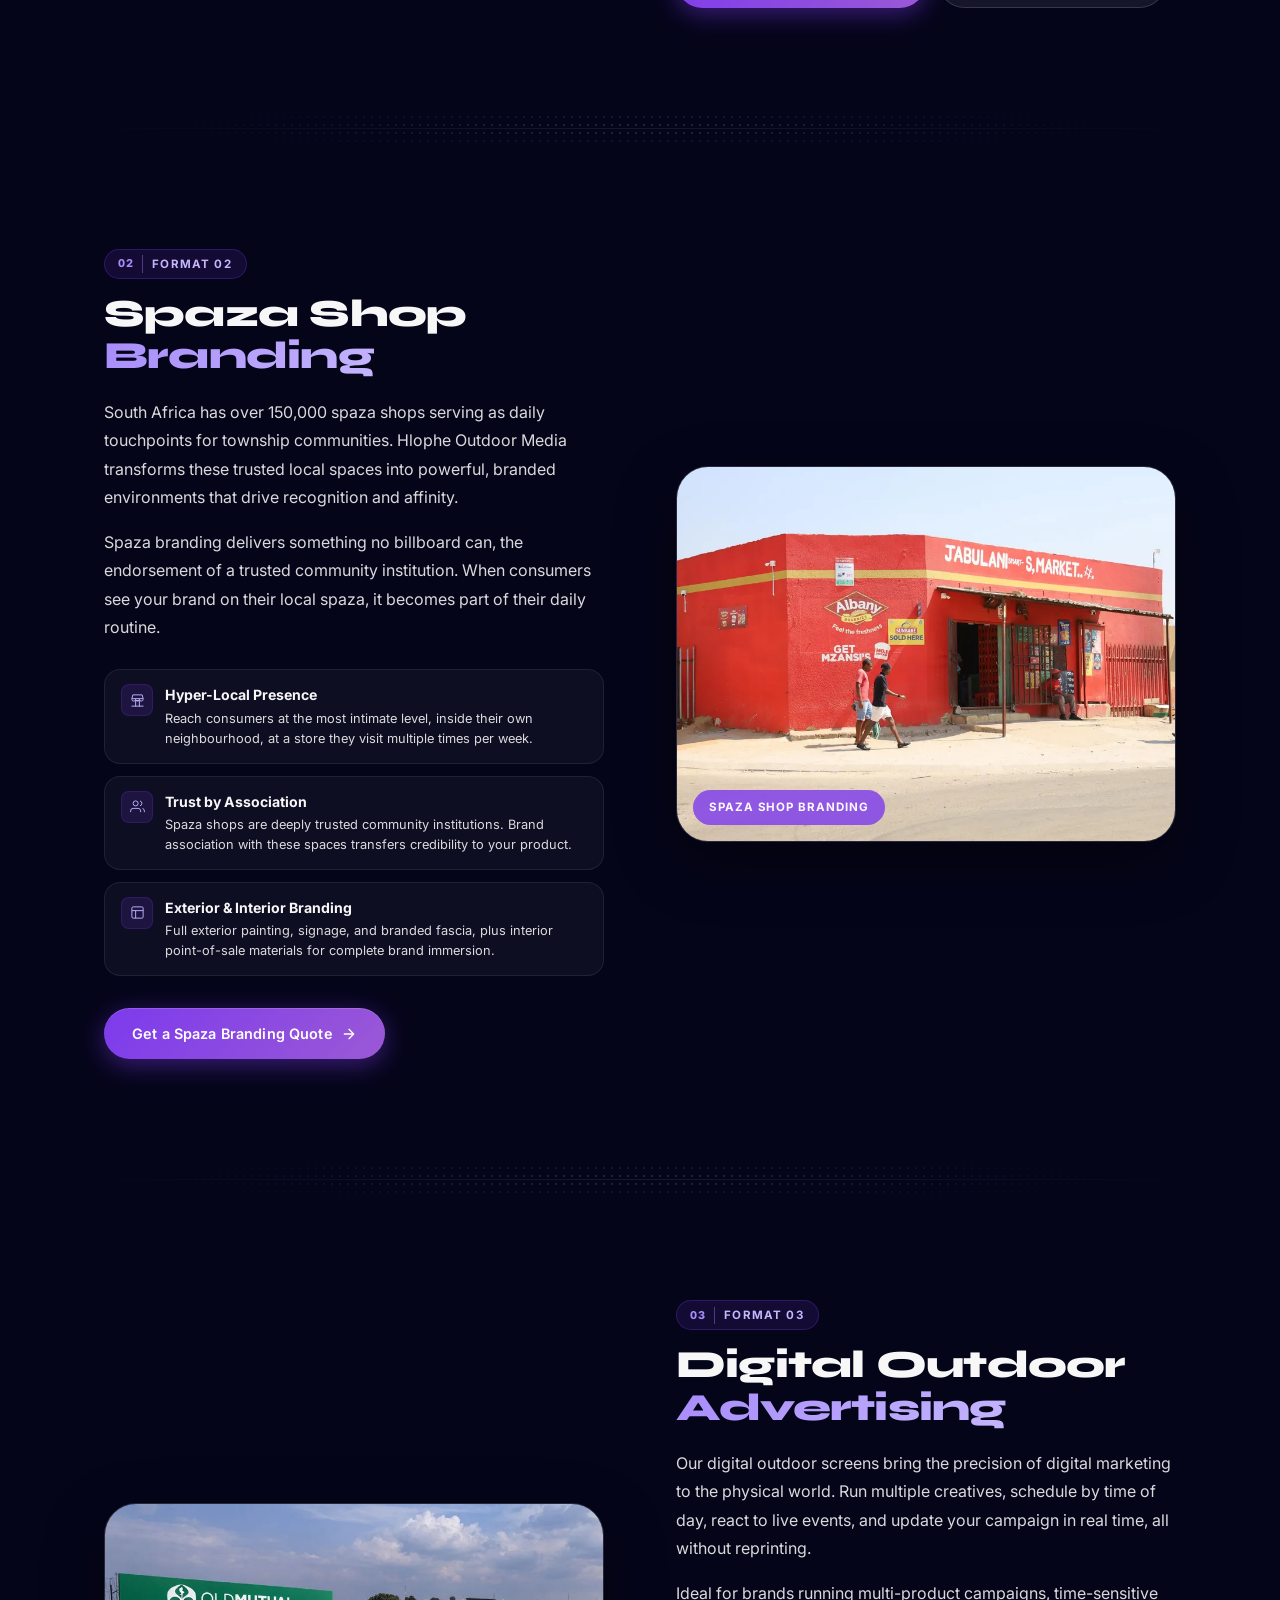
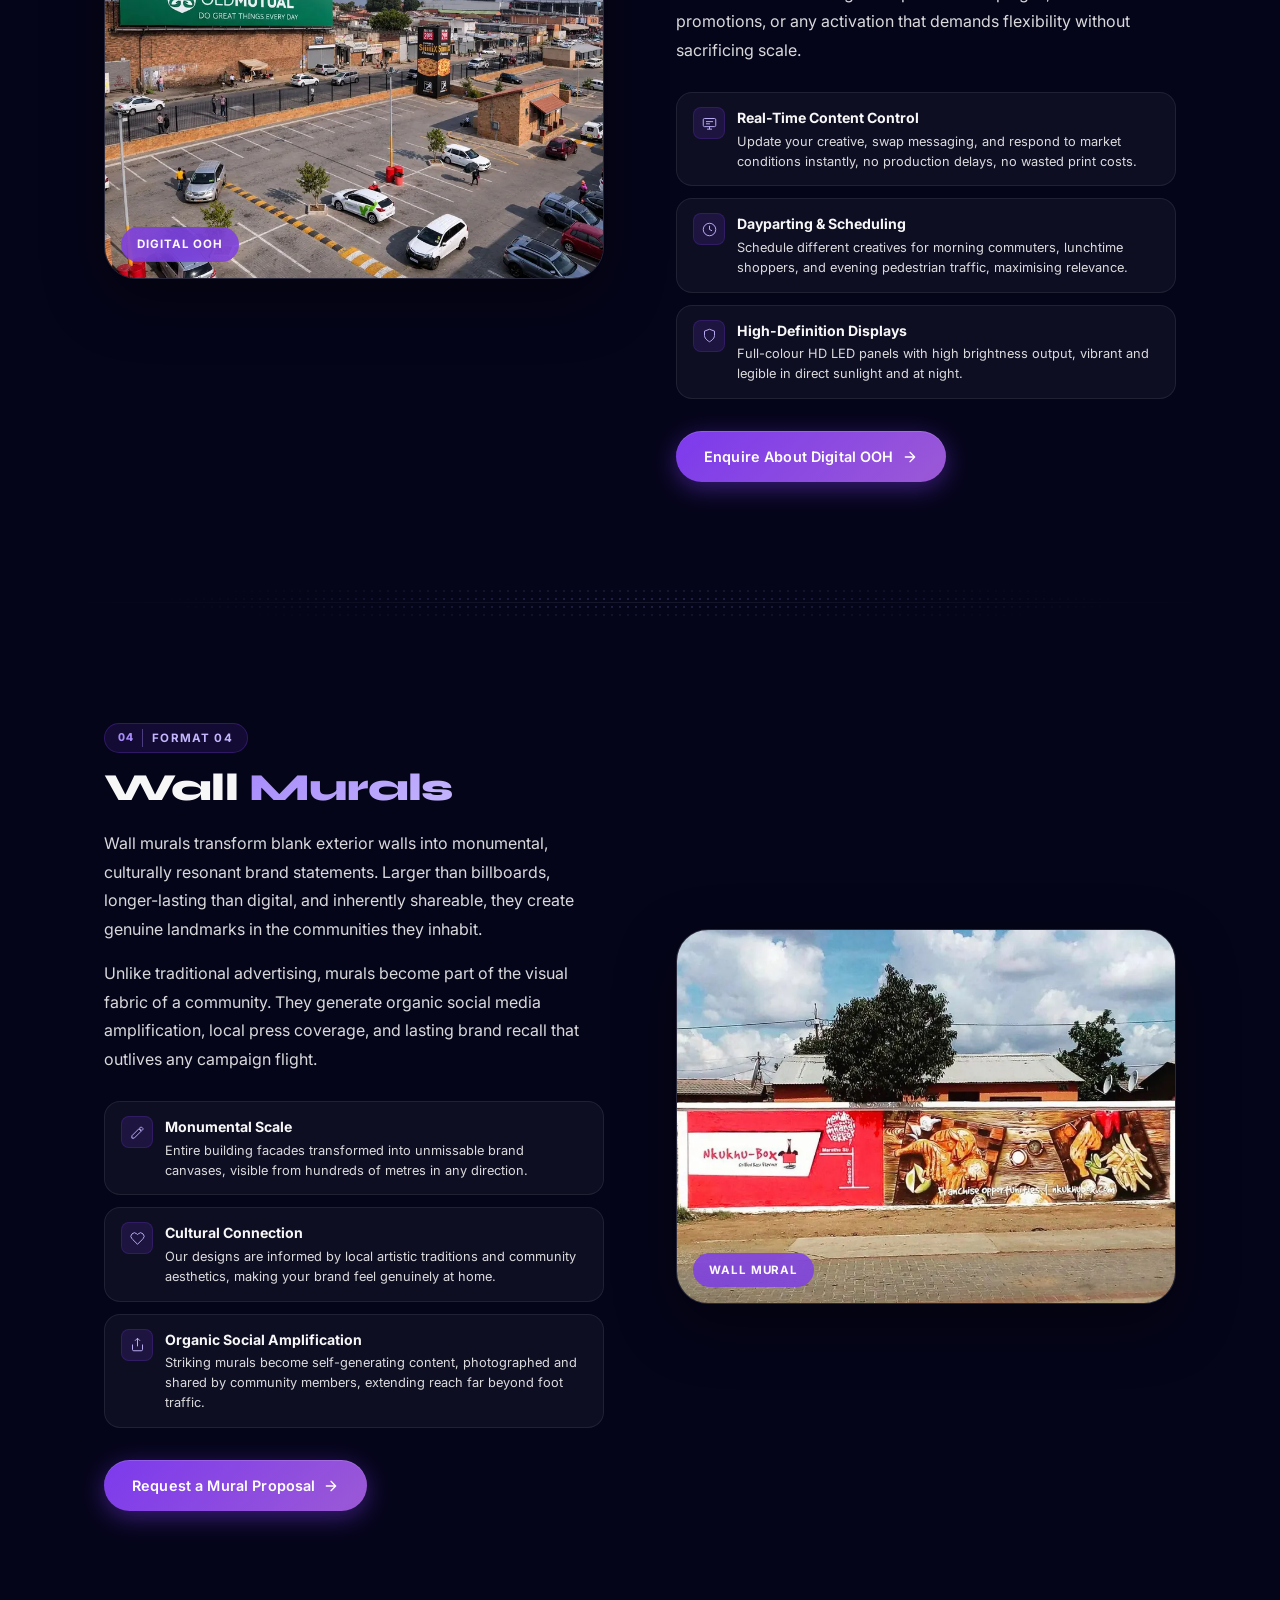
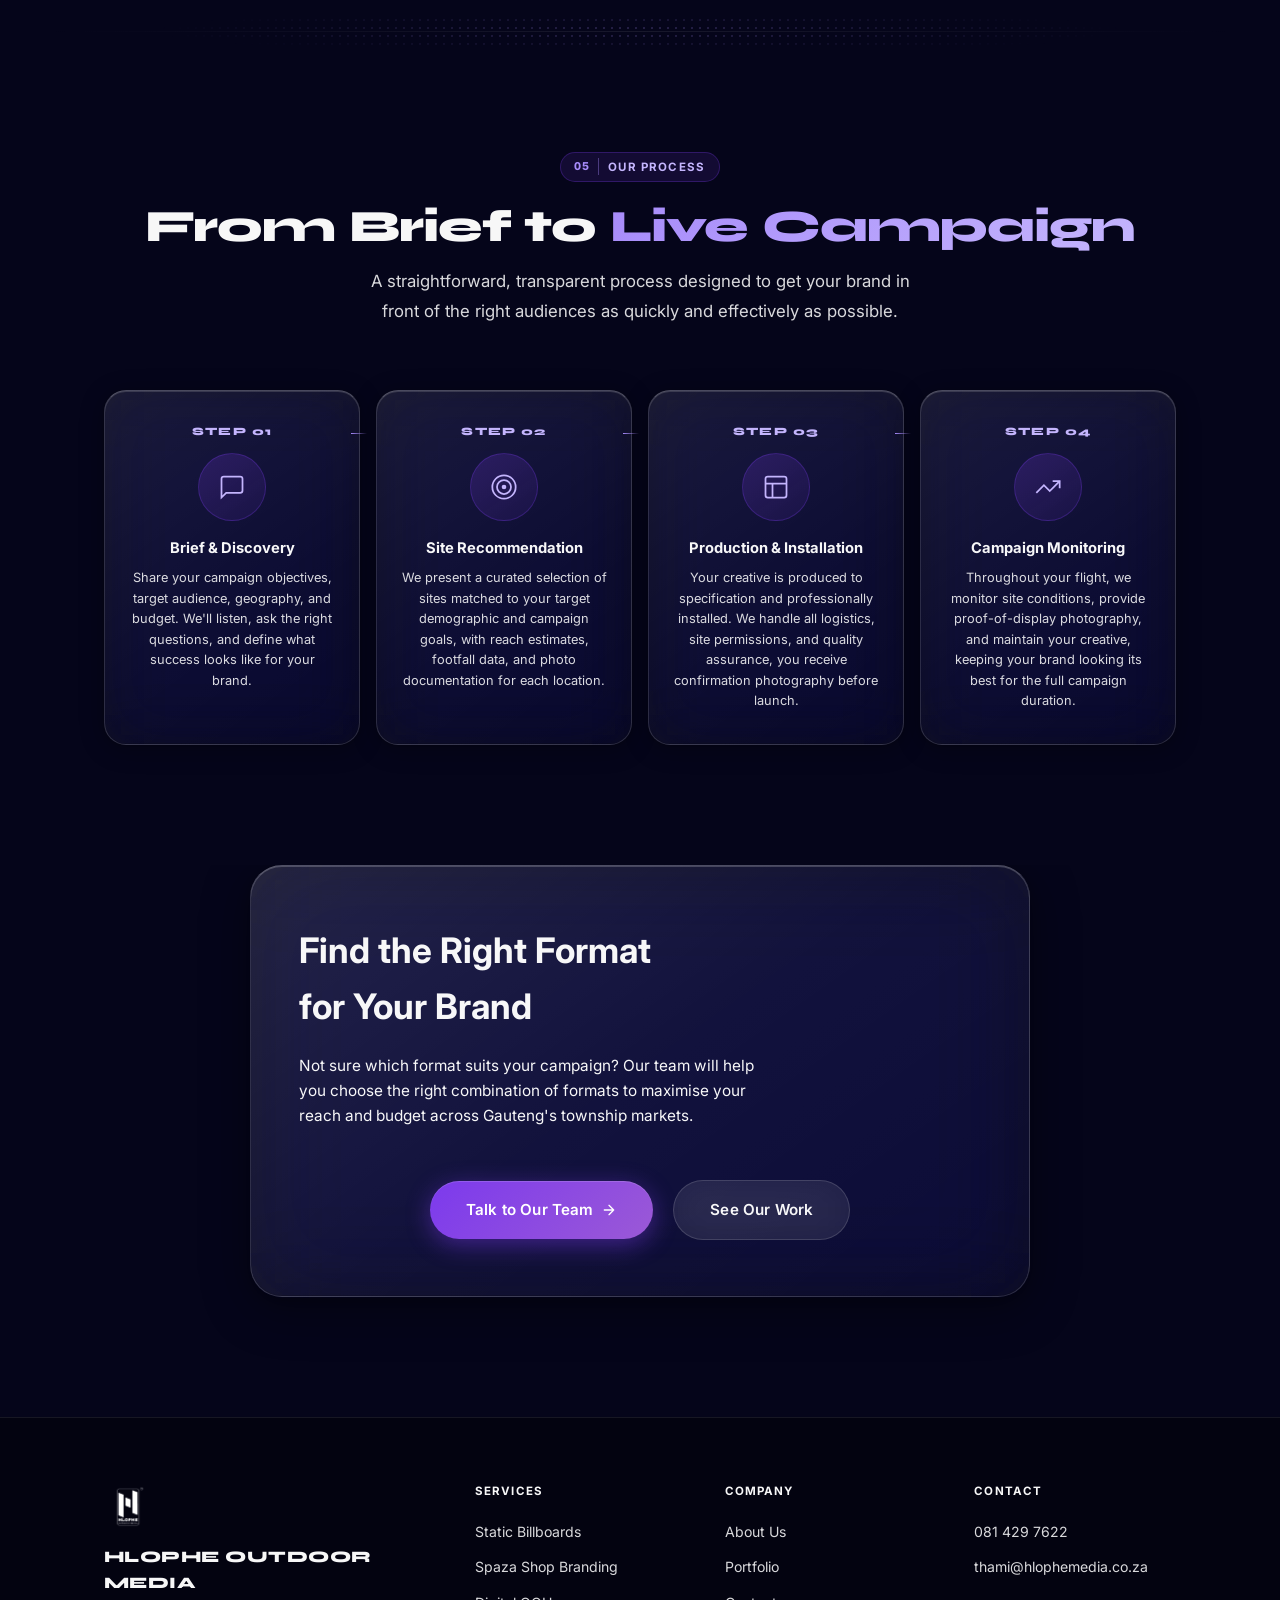
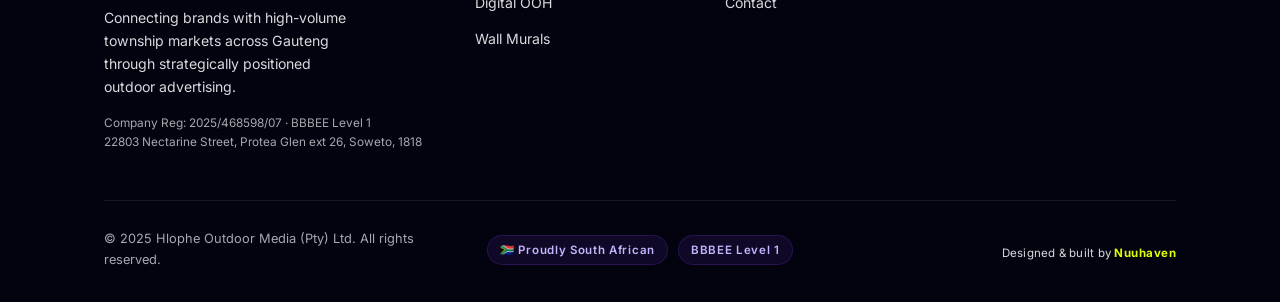
<file: services.html>
<!DOCTYPE html>
<html lang="en">
<head>
<meta charset="UTF-8">
  <link rel="icon" type="image/png" href="Logo/HOM Logo Default.png">
  <link rel="apple-touch-icon" href="Logo/HOM Logo Default.png">
<meta name="viewport" content="width=device-width, initial-scale=1.0">
<title>Advertising Services | Hlophe Outdoor Media — Billboards, Digital OOH, Spaza &amp; Wall Murals</title>
<meta name="description" content="Hlophe Outdoor Media offers four powerful outdoor advertising formats: static billboards, spaza shop branding, digital OOH screens, and wall murals — all targeting Gauteng's township markets.">
<meta name="keywords" content="outdoor advertising services Johannesburg, billboard advertising Gauteng, spaza shop branding, digital OOH South Africa, wall murals advertising, township advertising formats">
<link rel="canonical" href="https://hlophemedia.co.za/services.html">
<meta property="og:title" content="Advertising Services | Hlophe Outdoor Media">
<meta property="og:description" content="Four powerful outdoor advertising formats connecting brands with millions of consumers across Gauteng's township markets.">
<meta property="og:type" content="website">
<meta property="og:url" content="https://hlophemedia.co.za/services.html">
<meta property="og:image" content="https://hlophemedia.co.za/og-image.jpg">
<meta property="og:image:width" content="1200">
<meta property="og:image:height" content="630">
<meta property="og:site_name" content="Hlophe Outdoor Media">
<meta property="og:locale" content="en_ZA">
<meta name="twitter:card" content="summary_large_image">
<meta name="twitter:image" content="https://hlophemedia.co.za/og-image.jpg">
<link rel="stylesheet" href="css/style.css">
<link rel="stylesheet" href="css/motion.css?v=5">
<style>
/* ===== SERVICE DETAIL SECTIONS ===== */
.service-section {
  padding: var(--section-v) 0;
  scroll-margin-top: 100px;
}
.service-section + .service-section { padding-top: 0; }

.svc-detail-grid {
  display: grid; grid-template-columns: 1fr 1fr;
  gap: 72px; align-items: center;
}
.svc-detail-grid.reverse { direction: rtl; }
.svc-detail-grid.reverse > * { direction: ltr; }

.svc-image-wrap {
  border-radius: var(--r-xl); overflow: hidden;
  border: 1px solid var(--border-soft);
  box-shadow: 0 20px 60px rgba(0,0,0,0.45);
  position: relative;
}
.svc-image-wrap img {
  width: 100%; aspect-ratio: 4/3; object-fit: cover; display: block;
  transition: transform 0.6s var(--ease-spring);
}
.svc-image-wrap:hover img { transform: scale(1.03); }
.svc-image-badge {
  position: absolute; bottom: 16px; left: 16px;
  padding: 8px 16px; border-radius: 50px;
  font-size: 0.72rem; font-weight: 700; letter-spacing: 0.08em;
  text-transform: uppercase;
  background: rgba(124,58,237,0.80); backdrop-filter: blur(12px);
  -webkit-backdrop-filter: blur(12px);
}

.svc-detail-content { }
.svc-detail-content .section-label { margin-bottom: 14px; }
.svc-detail-content h2 {
  font-family: 'Syne', sans-serif; font-size: clamp(1.8rem,3vw,2.5rem);
  font-weight: 800; line-height: 1.1; letter-spacing: -0.02em;
  margin-bottom: 20px;
}
.svc-detail-content h2 em {
  font-style: normal;
  background: linear-gradient(135deg, var(--accent-light), var(--accent-pale));
  -webkit-background-clip: text; background-clip: text; color: transparent;
}
.svc-detail-content > p {
  color: var(--t2); font-size: 1.0rem; line-height: 1.78; margin-bottom: 16px;
}

.svc-features-list { margin: 28px 0; display: flex; flex-direction: column; gap: 12px; }
.svc-feat-item {
  display: flex; align-items: flex-start; gap: 12px; padding: 14px 16px;
  border-radius: var(--r-md); border: 1px solid var(--border-dim);
  background: var(--glass-1);
  transition: border-color 0.2s, background 0.2s;
}
.svc-feat-item:hover { border-color: rgba(124,58,237,0.25); background: var(--glass-2); }
.svc-feat-icon {
  width: 32px; height: 32px; border-radius: 8px; flex-shrink: 0;
  display: flex; align-items: center; justify-content: center;
  background: rgba(124,58,237,0.14); border: 1px solid rgba(124,58,237,0.22);
  color: var(--accent-pale);
}
.svc-feat-icon svg { width: 15px; height: 15px; }
.svc-feat-text { }
.svc-feat-title { font-size: 0.88rem; font-weight: 700; margin-bottom: 2px; }
.svc-feat-desc  { font-size: 0.80rem; color: var(--t2); line-height: 1.55; }

.svc-cta { display: flex; gap: 12px; flex-wrap: wrap; margin-top: 32px; }

/* ===== PROCESS ===== */
.process-grid { display: grid; grid-template-columns: repeat(4,1fr); gap: 16px; }
.process-step { padding: 32px 24px; text-align: center; position: relative; }
.process-step:not(:last-child)::after {
  content: '';
  position: absolute; top: 42px; right: -8px;
  width: 16px; height: 1px;
  background: linear-gradient(to right, var(--accent-light), transparent);
}
.process-num {
  font-family: 'Syne', sans-serif; font-size: 0.7rem; font-weight: 800;
  letter-spacing: 0.12em; text-transform: uppercase; color: var(--accent-pale);
  margin-bottom: 12px; display: block;
}
.process-icon { margin: 0 auto 16px; }
.process-step h4 { font-size: 0.92rem; font-weight: 700; margin-bottom: 8px; }
.process-step p  { font-size: 0.80rem; color: var(--t2); line-height: 1.60; }

@media(max-width:900px){
  .svc-detail-grid { grid-template-columns: 1fr; gap: 40px; }
  .svc-detail-grid.reverse { direction: ltr; }
  .process-grid { grid-template-columns: 1fr 1fr; }
  .process-step::after { display: none; }
}
@media(max-width:500px){
  .process-grid { grid-template-columns: 1fr; }
}
</style>
</head>
<body>
<div class="bg-ambient"></div>

<div id="mobile-menu">
  <button id="mobile-menu-close" aria-label="Close menu">
    <svg viewBox="0 0 24 24" fill="none" stroke="currentColor" stroke-width="2" width="18" height="18"><path d="M18 6L6 18M6 6l12 12"/></svg>
  </button>
  <a href="index.html">Home</a>
  <a href="about.html">About</a>
  <a href="services.html">Services</a>
  <a href="portfolio.html">Portfolio</a>
  <a href="contact.html">Contact</a>
</div>

<nav id="navbar">
  <a href="index.html" class="nav-brand">
    <img src="Logo/HOM Logo White.png" alt="HOM Logo" width="38" height="38">
    <div class="nav-brand-text">
      <span class="nav-brand-name">HLOPHE OUTDOOR MEDIA</span>
      <span class="nav-brand-sub">OOH Advertising · Gauteng</span>
    </div>
  </a>
  <div class="nav-links">
    <a href="index.html">Home</a>
    <a href="about.html">About</a>
    <a href="services.html" class="active">Services</a>
    <a href="portfolio.html">Portfolio</a>
    <a href="contact.html" class="nav-cta">Get a Proposal</a>
  </div>
  <button class="nav-toggle" id="nav-toggle" aria-label="Open menu"><span></span><span></span><span></span></button>
</nav>

<!-- PAGE HERO -->
<div class="page-hero">
  <div class="page-hero-bg" aria-hidden="true"></div>
  <div class="container page-hero-content">
    <div class="page-hero-eyebrow">
      <a href="index.html">Home</a><span class="sep">/</span><span>Services</span>
    </div>
    <h1>Four Formats. <span class="text-gradient">Millions of Impressions.</span></h1>
    <p>Every format in our portfolio is designed to place your brand at the heart of South Africa's most dynamic and rapidly growing consumer markets.</p>
  </div>
</div>

<!-- SERVICE 01, BILLBOARDS -->
<section class="service-section" id="billboards">
  <div class="container">
    <div class="svc-detail-grid">
      <div class="svc-image-wrap reveal-left">
        <picture><source type="image/webp" srcset="gallery/billboard-jabulani-480.webp 480w, gallery/billboard-jabulani-960.webp 960w" sizes="(max-width:900px) 100vw, 50vw"><img src="gallery/billboard-jabulani.jpeg" alt="Static billboard advertising at Jabulani, Soweto — Hlophe Outdoor Media"></picture>
        <div class="svc-image-badge">Static Billboard</div>
      </div>
      <div class="svc-detail-content reveal-right">
        <div data-n="01" class="section-label"><span class="dot"></span>Format 01</div>
        <h2>Static <em>Billboards</em></h2>
        <p>Our large-format static billboards are positioned at the highest-traffic nodes in Gauteng's township corridors, delivering continuous, unmissable brand visibility 24 hours a day, 7 days a week.</p>
        <p>Each site is carefully selected based on pedestrian footfall, vehicle traffic counts, sightline distances, and proximity to commercial anchors such as shopping centres, taxi ranks, and community hubs.</p>
        <div class="svc-features-list">
          <div class="svc-feat-item">
            <div class="svc-feat-icon"><svg viewBox="0 0 24 24" fill="none" stroke="currentColor" stroke-width="1.5"><path d="M12 2C8.13 2 5 5.13 5 9c0 5.25 7 13 7 13s7-7.75 7-13c0-3.87-3.13-7-7-7z"/><circle cx="12" cy="9" r="2.5" fill="currentColor" stroke="none"/></svg></div>
            <div class="svc-feat-text"><div class="svc-feat-title">Prime Locations</div><div class="svc-feat-desc">Sites near Jabulani Mall, Bara Taxi Rank, Protea Glen, Meadowlands and key commuter routes throughout Soweto and greater Gauteng.</div></div>
          </div>
          <div class="svc-feat-item">
            <div class="svc-feat-icon"><svg viewBox="0 0 24 24" fill="none" stroke="currentColor" stroke-width="1.5"><circle cx="12" cy="12" r="10"/><path d="M12 6v6l4 2"/></svg></div>
            <div class="svc-feat-text"><div class="svc-feat-title">24/7 Exposure</div><div class="svc-feat-desc">Illuminated panels ensure your brand remains visible morning, afternoon, and night, capturing commuters across all shifts.</div></div>
          </div>
          <div class="svc-feat-item">
            <div class="svc-feat-icon"><svg viewBox="0 0 24 24" fill="none" stroke="currentColor" stroke-width="1.5"><polyline points="22 7 13.5 15.5 8.5 10.5 2 17"/><polyline points="16 7 22 7 22 13"/></svg></div>
            <div class="svc-feat-text"><div class="svc-feat-title">Proven Reach</div><div class="svc-feat-desc">Trusted by national and multinational advertisers to deliver consistent township market visibility.</div></div>
          </div>
          <div class="svc-feat-item">
            <div class="svc-feat-icon"><svg viewBox="0 0 24 24" fill="none" stroke="currentColor" stroke-width="1.5"><path d="M20.84 4.61a5.5 5.5 0 00-7.78 0L12 5.67l-1.06-1.06a5.5 5.5 0 00-7.78 7.78l1.06 1.06L12 21.23l7.78-7.78 1.06-1.06a5.5 5.5 0 000-7.78z"/></svg></div>
            <div class="svc-feat-text"><div class="svc-feat-title">Community Investment</div><div class="svc-feat-desc">Many sites are co-located at schools and places of worship, your rental investment supports community institutions.</div></div>
          </div>
        </div>
        <div class="svc-cta">
          <a href="contact.html" class="btn btn-primary">Request Billboard Rates<svg viewBox="0 0 24 24" fill="none" stroke="currentColor" stroke-width="2" width="14" height="14"><path d="M5 12h14M12 5l7 7-7 7" stroke-linecap="round" stroke-linejoin="round"/></svg></a>
          <a href="portfolio.html" class="btn btn-ghost">View Billboard Portfolio</a>
        </div>
      </div>
    </div>
  </div>
</section>

<div class="divider"></div>

<!-- SERVICE 02, SPAZA -->
<section class="service-section" id="spaza">
  <div class="container">
    <div class="svc-detail-grid reverse">
      <div class="svc-image-wrap reveal-right">
        <picture><source type="image/webp" srcset="gallery/spaza-branding-480.webp 480w, gallery/spaza-branding-960.webp 960w, gallery/spaza-branding-1600.webp 1600w" sizes="(max-width:900px) 100vw, 50vw"><img src="gallery/spaza-branding.jpeg" alt="Spaza shop branding — Hlophe Outdoor Media"></picture>
        <div class="svc-image-badge">Spaza Shop Branding</div>
      </div>
      <div class="svc-detail-content reveal-left">
        <div data-n="02" class="section-label"><span class="dot"></span>Format 02</div>
        <h2>Spaza Shop <em>Branding</em></h2>
        <p>South Africa has over 150,000 spaza shops serving as daily touchpoints for township communities. Hlophe Outdoor Media transforms these trusted local spaces into powerful, branded environments that drive recognition and affinity.</p>
        <p>Spaza branding delivers something no billboard can, the endorsement of a trusted community institution. When consumers see your brand on their local spaza, it becomes part of their daily routine.</p>
        <div class="svc-features-list">
          <div class="svc-feat-item">
            <div class="svc-feat-icon"><svg viewBox="0 0 24 24" fill="none" stroke="currentColor" stroke-width="1.5"><path d="M3 9l1.5-6h15L21 9H3z"/><path d="M21 9v1a3 3 0 01-3 3 3 3 0 01-3-3 3 3 0 01-3 3 3 3 0 01-3-3 3 3 0 01-3 3 3 3 0 01-3-3V9"/><path d="M9 21V12h6v9M3 21h18" stroke-linecap="round"/></svg></div>
            <div class="svc-feat-text"><div class="svc-feat-title">Hyper-Local Presence</div><div class="svc-feat-desc">Reach consumers at the most intimate level, inside their own neighbourhood, at a store they visit multiple times per week.</div></div>
          </div>
          <div class="svc-feat-item">
            <div class="svc-feat-icon"><svg viewBox="0 0 24 24" fill="none" stroke="currentColor" stroke-width="1.5"><path d="M17 21v-2a4 4 0 00-4-4H5a4 4 0 00-4 4v2"/><circle cx="9" cy="7" r="4"/><path d="M23 21v-2a4 4 0 00-3-3.87M16 3.13a4 4 0 010 7.75"/></svg></div>
            <div class="svc-feat-text"><div class="svc-feat-title">Trust by Association</div><div class="svc-feat-desc">Spaza shops are deeply trusted community institutions. Brand association with these spaces transfers credibility to your product.</div></div>
          </div>
          <div class="svc-feat-item">
            <div class="svc-feat-icon"><svg viewBox="0 0 24 24" fill="none" stroke="currentColor" stroke-width="1.5"><rect x="3" y="3" width="18" height="18" rx="2"/><path d="M3 9h18M9 21V9"/></svg></div>
            <div class="svc-feat-text"><div class="svc-feat-title">Exterior &amp; Interior Branding</div><div class="svc-feat-desc">Full exterior painting, signage, and branded fascia, plus interior point-of-sale materials for complete brand immersion.</div></div>
          </div>
        </div>
        <div class="svc-cta">
          <a href="contact.html" class="btn btn-primary">Get a Spaza Branding Quote<svg viewBox="0 0 24 24" fill="none" stroke="currentColor" stroke-width="2" width="14" height="14"><path d="M5 12h14M12 5l7 7-7 7" stroke-linecap="round" stroke-linejoin="round"/></svg></a>
        </div>
      </div>
    </div>
  </div>
</section>

<div class="divider"></div>

<!-- SERVICE 03, DIGITAL -->
<section class="service-section" id="digital">
  <div class="container">
    <div class="svc-detail-grid">
      <div class="svc-image-wrap reveal-left">
        <picture><source type="image/webp" srcset="gallery/billboard-precinct-480.webp 480w, gallery/billboard-precinct-960.webp 960w" sizes="(max-width:900px) 100vw, 50vw"><img src="gallery/billboard-precinct.jpeg" alt="Digital outdoor advertising billboard — Hlophe Outdoor Media"></picture>
        <div class="svc-image-badge">Digital OOH</div>
      </div>
      <div class="svc-detail-content reveal-right">
        <div data-n="03" class="section-label"><span class="dot"></span>Format 03</div>
        <h2>Digital Outdoor <em>Advertising</em></h2>
        <p>Our digital outdoor screens bring the precision of digital marketing to the physical world. Run multiple creatives, schedule by time of day, react to live events, and update your campaign in real time, all without reprinting.</p>
        <p>Ideal for brands running multi-product campaigns, time-sensitive promotions, or any activation that demands flexibility without sacrificing scale.</p>
        <div class="svc-features-list">
          <div class="svc-feat-item">
            <div class="svc-feat-icon"><svg viewBox="0 0 24 24" fill="none" stroke="currentColor" stroke-width="1.5"><rect x="2" y="4" width="20" height="13" rx="2"/><path d="M8 21h8M12 17v4"/><path d="M7 9h10M7 12.5h5" stroke-linecap="round"/></svg></div>
            <div class="svc-feat-text"><div class="svc-feat-title">Real-Time Content Control</div><div class="svc-feat-desc">Update your creative, swap messaging, and respond to market conditions instantly, no production delays, no wasted print costs.</div></div>
          </div>
          <div class="svc-feat-item">
            <div class="svc-feat-icon"><svg viewBox="0 0 24 24" fill="none" stroke="currentColor" stroke-width="1.5"><circle cx="12" cy="12" r="10"/><path d="M12 6v6l4 2"/></svg></div>
            <div class="svc-feat-text"><div class="svc-feat-title">Dayparting &amp; Scheduling</div><div class="svc-feat-desc">Schedule different creatives for morning commuters, lunchtime shoppers, and evening pedestrian traffic, maximising relevance.</div></div>
          </div>
          <div class="svc-feat-item">
            <div class="svc-feat-icon"><svg viewBox="0 0 24 24" fill="none" stroke="currentColor" stroke-width="1.5"><path d="M12 22s8-4 8-10V5l-8-3-8 3v7c0 6 8 10 8 10z"/></svg></div>
            <div class="svc-feat-text"><div class="svc-feat-title">High-Definition Displays</div><div class="svc-feat-desc">Full-colour HD LED panels with high brightness output, vibrant and legible in direct sunlight and at night.</div></div>
          </div>
        </div>
        <div class="svc-cta">
          <a href="contact.html" class="btn btn-primary">Enquire About Digital OOH<svg viewBox="0 0 24 24" fill="none" stroke="currentColor" stroke-width="2" width="14" height="14"><path d="M5 12h14M12 5l7 7-7 7" stroke-linecap="round" stroke-linejoin="round"/></svg></a>
        </div>
      </div>
    </div>
  </div>
</section>

<div class="divider"></div>

<!-- SERVICE 04, MURALS -->
<section class="service-section" id="murals">
  <div class="container">
    <div class="svc-detail-grid reverse">
      <div class="svc-image-wrap reveal-right">
        <picture><source type="image/webp" srcset="gallery/mural-township-480.webp 480w, gallery/mural-township-960.webp 960w" sizes="(max-width:900px) 100vw, 50vw"><img src="gallery/mural-township.jpeg" alt="Township wall mural advertising — Hlophe Outdoor Media"></picture>
        <div class="svc-image-badge">Wall Mural</div>
      </div>
      <div class="svc-detail-content reveal-left">
        <div data-n="04" class="section-label"><span class="dot"></span>Format 04</div>
        <h2>Wall <em>Murals</em></h2>
        <p>Wall murals transform blank exterior walls into monumental, culturally resonant brand statements. Larger than billboards, longer-lasting than digital, and inherently shareable, they create genuine landmarks in the communities they inhabit.</p>
        <p>Unlike traditional advertising, murals become part of the visual fabric of a community. They generate organic social media amplification, local press coverage, and lasting brand recall that outlives any campaign flight.</p>
        <div class="svc-features-list">
          <div class="svc-feat-item">
            <div class="svc-feat-icon"><svg viewBox="0 0 24 24" fill="none" stroke="currentColor" stroke-width="1.5"><path d="M3 17.25V21h3.75L17.81 9.94l-3.75-3.75L3 17.25zM20.71 7.04a1 1 0 000-1.41L18.37 3.29a1 1 0 00-1.41 0l-1.83 1.83 3.75 3.75 1.83-1.83z"/></svg></div>
            <div class="svc-feat-text"><div class="svc-feat-title">Monumental Scale</div><div class="svc-feat-desc">Entire building facades transformed into unmissable brand canvases, visible from hundreds of metres in any direction.</div></div>
          </div>
          <div class="svc-feat-item">
            <div class="svc-feat-icon"><svg viewBox="0 0 24 24" fill="none" stroke="currentColor" stroke-width="1.5"><path d="M20.84 4.61a5.5 5.5 0 00-7.78 0L12 5.67l-1.06-1.06a5.5 5.5 0 00-7.78 7.78l1.06 1.06L12 21.23l7.78-7.78 1.06-1.06a5.5 5.5 0 000-7.78z"/></svg></div>
            <div class="svc-feat-text"><div class="svc-feat-title">Cultural Connection</div><div class="svc-feat-desc">Our designs are informed by local artistic traditions and community aesthetics, making your brand feel genuinely at home.</div></div>
          </div>
          <div class="svc-feat-item">
            <div class="svc-feat-icon"><svg viewBox="0 0 24 24" fill="none" stroke="currentColor" stroke-width="1.5"><path d="M4 12v8a2 2 0 002 2h12a2 2 0 002-2v-8"/><polyline points="16 6 12 2 8 6"/><line x1="12" y1="2" x2="12" y2="15"/></svg></div>
            <div class="svc-feat-text"><div class="svc-feat-title">Organic Social Amplification</div><div class="svc-feat-desc">Striking murals become self-generating content, photographed and shared by community members, extending reach far beyond foot traffic.</div></div>
          </div>
        </div>
        <div class="svc-cta">
          <a href="contact.html" class="btn btn-primary">Request a Mural Proposal<svg viewBox="0 0 24 24" fill="none" stroke="currentColor" stroke-width="2" width="14" height="14"><path d="M5 12h14M12 5l7 7-7 7" stroke-linecap="round" stroke-linejoin="round"/></svg></a>
        </div>
      </div>
    </div>
  </div>
</section>

<div class="divider"></div>

<!-- HOW IT WORKS -->
<section class="section-pad">
  <div class="container">
    <div class="section-header">
      <div data-n="05" class="section-label reveal"><span class="dot"></span>Our Process</div>
      <h2 class="section-heading reveal d-100">From Brief to <em>Live Campaign</em></h2>
      <p class="section-body reveal d-200">A straightforward, transparent process designed to get your brand in front of the right audiences as quickly and effectively as possible.</p>
    </div>
    <div class="process-grid" data-stagger="0.08">
      <div class="process-step glass reveal d-100">
        <span class="process-num">Step 01</span>
        <div class="process-icon icon-wrap icon-wrap-lg icon-wrap-circle" style="margin:0 auto 16px;">
          <svg viewBox="0 0 24 24" fill="none" stroke="currentColor" stroke-width="1.5"><path d="M21 15a2 2 0 01-2 2H7l-4 4V5a2 2 0 012-2h14a2 2 0 012 2z"/></svg>
        </div>
        <h4>Brief &amp; Discovery</h4>
        <p>Share your campaign objectives, target audience, geography, and budget. We'll listen, ask the right questions, and define what success looks like for your brand.</p>
      </div>
      <div class="process-step glass reveal d-200">
        <span class="process-num">Step 02</span>
        <div class="process-icon icon-wrap icon-wrap-lg icon-wrap-circle" style="margin:0 auto 16px;">
          <svg viewBox="0 0 24 24" fill="none" stroke="currentColor" stroke-width="1.5"><circle cx="12" cy="12" r="10"/><circle cx="12" cy="12" r="6"/><circle cx="12" cy="12" r="2" fill="currentColor" stroke="none"/></svg>
        </div>
        <h4>Site Recommendation</h4>
        <p>We present a curated selection of sites matched to your target demographic and campaign goals, with reach estimates, footfall data, and photo documentation for each location.</p>
      </div>
      <div class="process-step glass reveal d-300">
        <span class="process-num">Step 03</span>
        <div class="process-icon icon-wrap icon-wrap-lg icon-wrap-circle" style="margin:0 auto 16px;">
          <svg viewBox="0 0 24 24" fill="none" stroke="currentColor" stroke-width="1.5"><rect x="3" y="3" width="18" height="18" rx="2"/><path d="M3 9h18M9 21V9"/></svg>
        </div>
        <h4>Production &amp; Installation</h4>
        <p>Your creative is produced to specification and professionally installed. We handle all logistics, site permissions, and quality assurance, you receive confirmation photography before launch.</p>
      </div>
      <div class="process-step glass reveal d-400">
        <span class="process-num">Step 04</span>
        <div class="process-icon icon-wrap icon-wrap-lg icon-wrap-circle" style="margin:0 auto 16px;">
          <svg viewBox="0 0 24 24" fill="none" stroke="currentColor" stroke-width="1.5"><polyline points="22 7 13.5 15.5 8.5 10.5 2 17"/><polyline points="16 7 22 7 22 13"/></svg>
        </div>
        <h4>Campaign Monitoring</h4>
        <p>Throughout your flight, we monitor site conditions, provide proof-of-display photography, and maintain your creative, keeping your brand looking its best for the full campaign duration.</p>
      </div>
    </div>
  </div>
</section>

<!-- CTA -->
<section class="section-pad" style="padding-top:0;">
  <div class="container">
    <div class="cta-banner glass-deep reveal" style="max-width:780px;margin:0 auto;padding:56px 48px;">
      <div class="cta-banner-bg" aria-hidden="true"></div>
      <h2 style="font-size:clamp(1.6rem,3vw,2.2rem);">Find the Right Format<br>for Your Brand</h2>
      <p style="font-size:0.96rem;max-width:480px;">Not sure which format suits your campaign? Our team will help you choose the right combination of formats to maximise your reach and budget across Gauteng's township markets.</p>
      <div class="cta-banner-btns">
        <a href="contact.html" class="btn btn-primary">Talk to Our Team<svg viewBox="0 0 24 24" fill="none" stroke="currentColor" stroke-width="2" width="15" height="15"><path d="M5 12h14M12 5l7 7-7 7" stroke-linecap="round" stroke-linejoin="round"/></svg></a>
        <a href="portfolio.html" class="btn btn-ghost">See Our Work</a>
      </div>
    </div>
  </div>
</section>

<footer>
  <div class="container">
    <div class="footer-grid">
      <div>
        <img src="Logo/HOM Logo White.png" alt="Hlophe Outdoor Media Logo" width="48" height="48">
        <div class="footer-brand-name">HLOPHE OUTDOOR MEDIA</div>
        <p class="footer-tagline">Connecting brands with high-volume township markets across Gauteng through strategically positioned outdoor advertising.</p>
        <div class="footer-reg">Company Reg: 2025/468598/07 · BBBEE Level 1<br>22803 Nectarine Street, Protea Glen ext 26, Soweto, 1818</div>
      </div>
      <div class="footer-col"><h4>Services</h4><ul>
        <li><a href="#billboards">Static Billboards</a></li>
        <li><a href="#spaza">Spaza Shop Branding</a></li>
        <li><a href="#digital">Digital OOH</a></li>
        <li><a href="#murals">Wall Murals</a></li>
      </ul></div>
      <div class="footer-col"><h4>Company</h4><ul>
        <li><a href="about.html">About Us</a></li>
        <li><a href="portfolio.html">Portfolio</a></li>
        <li><a href="contact.html">Contact</a></li>
      </ul></div>
      <div class="footer-col"><h4>Contact</h4><ul>
        <li><a href="tel:+27814297622">081 429 7622</a></li>
        <li><a href="mailto:thami@hlophemedia.co.za">thami@hlophemedia.co.za</a></li>
      </ul></div>
    </div>
    <div class="footer-bottom">
      <p class="footer-copy">© 2025 Hlophe Outdoor Media (Pty) Ltd. All rights reserved.</p>      <div class="footer-badges"><span class="footer-badge">🇿🇦 Proudly South African</span><span class="footer-badge">BBBEE Level 1</span></div>
      <p class="footer-designed-by" style="justify-self:end;text-align:right;">Designed &amp; built by <a href="https://nuuhaven.com/" target="_blank" rel="noopener" class="nuuhaven-link">Nuuhaven</a></p>
    </div>
  </div>
</footer>

<div class="fab-stack">
  <a href="mailto:thami@hlophemedia.co.za" class="fab fab-email" title="Email us" aria-label="Email us">
    <svg viewBox="0 0 24 24" fill="none" stroke="currentColor" stroke-width="1.8"><rect x="2" y="4" width="20" height="16" rx="2"/><path d="M2 7l10 7 10-7"/></svg>
  </a>
  <button class="fab" id="fab-top" title="Back to top" aria-label="Back to top">
    <svg viewBox="0 0 24 24" fill="none" stroke="currentColor" stroke-width="2"><path d="M12 19V5M5 12l7-7 7 7" stroke-linecap="round" stroke-linejoin="round"/></svg>
  </button>
</div>

<script src="js/main.js?v=2"></script>
<script src="js/motion.js?v=5"></script>
</body>
</html>
</file>
<file: css/style.css>
/* ============================================================
   HLOPHE OUTDOOR MEDIA — Design System
   iOS 26 Liquid Glass | Professional Enterprise Grade
   ============================================================ */

/* ---- Google Fonts ---- */
@import url('https://fonts.googleapis.com/css2?family=Syne:wght@600;700;800&family=Inter:wght@300;400;500;600;700&display=swap');

/* ---- Root Variables ---- */
:root {
  /* Backgrounds */
  --bg-base:    #05051a;
  --bg-raised:  #09091f;
  --bg-overlay: rgba(9, 9, 31, 0.85);

  /* Glass Surfaces — layered opacity */
  --glass-1: rgba(255, 255, 255, 0.04);
  --glass-2: rgba(255, 255, 255, 0.07);
  --glass-3: rgba(255, 255, 255, 0.11);
  --glass-4: rgba(255, 255, 255, 0.16);

  /* Glass Borders */
  --border-dim:    rgba(255, 255, 255, 0.08);
  --border-soft:   rgba(255, 255, 255, 0.14);
  --border-bright: rgba(255, 255, 255, 0.26);

  /* Accent Palette */
  --accent:       #7c3aed;
  --accent-mid:   #9b59d6;
  --accent-light: #a78bfa;
  --accent-pale:  #c4b5fd;
  --accent-glow:  rgba(124, 58, 237, 0.30);

  /* Text Hierarchy */
  --t1: rgba(255, 255, 255, 0.97);
  --t2: rgba(255, 255, 255, 0.85);
  --t3: rgba(255, 255, 255, 0.65);
  --t4: rgba(255, 255, 255, 0.45);

  /* Layout */
  --max-w:        1200px;
  --gutter:       64px;
  --section-v:    120px;

  /* Radius */
  --r-sm:  10px;
  --r-md:  16px;
  --r-lg:  22px;
  --r-xl:  32px;
  --r-2xl: 48px;

  /* Easing */
  --ease-spring: cubic-bezier(0.16, 1, 0.3, 1);
  --ease-out:    cubic-bezier(0.33, 1, 0.68, 1);
  --ease-io:     cubic-bezier(0.45, 0, 0.55, 1);
}

/* ---- Reset ---- */
*, *::before, *::after { margin: 0; padding: 0; box-sizing: border-box; }
html {
  scroll-behavior: smooth;
  -webkit-font-smoothing: antialiased;
  overflow-x: hidden;
  max-width: 100%;
}
body {
  font-family: 'Inter', system-ui, sans-serif;
  background: var(--bg-base);
  color: var(--t1);
  line-height: 1.6;
  overflow-x: hidden;
  width: 100%;
  position: relative;
}
*, *::before, *::after { box-sizing: border-box; }
img { display: block; max-width: 100%; }
a { text-decoration: none; color: inherit; }
button { font-family: inherit; }
svg { display: block; overflow: visible; }

/* ---- Ambient Background ---- */
.bg-ambient {
  position: fixed; inset: 0; z-index: 0; pointer-events: none;
  background:
    radial-gradient(ellipse 70% 50% at 15% 10%,  rgba(124, 58, 237, 0.12) 0%, transparent 65%),
    radial-gradient(ellipse 60% 50% at 85% 80%,  rgba(109, 40, 217, 0.09) 0%, transparent 65%),
    radial-gradient(ellipse 80% 60% at 50% 50%,  rgba(5,   5,  26, 0.50) 0%, transparent 100%);
}

/* ============================================================
   GLASS COMPONENTS — iOS 26 Vibrancy System
   ============================================================ */

/* Base glass — subtle surface */
.glass {
  background: linear-gradient(145deg,
    rgba(255,255,255,0.09) 0%,
    rgba(255,255,255,0.04) 60%,
    rgba(255,255,255,0.02) 100%
  );
  backdrop-filter: blur(32px) saturate(1.8) brightness(1.05);
  -webkit-backdrop-filter: blur(32px) saturate(1.8) brightness(1.05);
  border: 1px solid var(--border-soft);
  border-top-color: var(--border-bright);
  box-shadow:
    inset 0 1px 0 rgba(255,255,255,0.14),
    inset 0 -1px 0 rgba(0,0,0,0.12),
    0 4px 24px rgba(0,0,0,0.28),
    0 1px 4px rgba(0,0,0,0.18);
  border-radius: var(--r-lg);
}

/* Deep glass — elevated panel */
.glass-deep {
  background: linear-gradient(145deg,
    rgba(255,255,255,0.13) 0%,
    rgba(255,255,255,0.06) 50%,
    rgba(255,255,255,0.03) 100%
  );
  backdrop-filter: blur(48px) saturate(2.0) brightness(1.08);
  -webkit-backdrop-filter: blur(48px) saturate(2.0) brightness(1.08);
  border: 1px solid var(--border-soft);
  border-top-color: var(--border-bright);
  box-shadow:
    inset 0 1px 0 rgba(255,255,255,0.20),
    inset 0 -1px 0 rgba(0,0,0,0.15),
    0 12px 48px rgba(0,0,0,0.35),
    0 4px 16px rgba(0,0,0,0.20);
  border-radius: var(--r-xl);
}

/* Tinted glass — accent surface */
.glass-accent {
  background: linear-gradient(145deg,
    rgba(124,58,237,0.18) 0%,
    rgba(124,58,237,0.08) 60%,
    rgba(124,58,237,0.04) 100%
  );
  backdrop-filter: blur(32px) saturate(1.6);
  -webkit-backdrop-filter: blur(32px) saturate(1.6);
  border: 1px solid rgba(124,58,237,0.30);
  border-top-color: rgba(167,139,250,0.40);
  box-shadow:
    inset 0 1px 0 rgba(167,139,250,0.18),
    0 8px 32px rgba(124,58,237,0.20);
  border-radius: var(--r-lg);
}

/* ============================================================
   LAYOUT
   ============================================================ */
.container {
  max-width: var(--max-w);
  margin: 0 auto;
  padding: 0 var(--gutter);
}

section { position: relative; z-index: 1; overflow-x: hidden; }
.section-pad { padding: var(--section-v) 0; }

.section-label {
  display: inline-flex; align-items: center; gap: 8px;
  padding: 5px 14px 5px 10px;
  border-radius: 50px;
  background: rgba(124,58,237,0.12);
  border: 1px solid rgba(124,58,237,0.28);
  font-size: 0.72rem;
  font-weight: 700;
  letter-spacing: 0.1em;
  text-transform: uppercase;
  color: var(--accent-pale);
  margin-bottom: 20px;
}
.section-label .dot {
  width: 5px; height: 5px; border-radius: 50%;
  background: var(--accent-light);
  flex-shrink: 0;
}

.section-heading {
  font-family: 'Syne', sans-serif;
  font-size: clamp(2rem, 3.5vw, 2.8rem);
  font-weight: 800;
  line-height: 1.1;
  letter-spacing: -0.02em;
  color: var(--t1);
}
.section-heading em {
  font-style: normal;
  background: linear-gradient(135deg, var(--accent-light), var(--accent-pale));
  -webkit-background-clip: text;
  background-clip: text;
  color: transparent;
}

.section-body {
  font-size: 1.05rem;
  color: var(--t2);
  line-height: 1.75;
  max-width: 580px;
  margin-top: 16px;
}

.section-header {
  text-align: center;
  margin-bottom: 64px;
}
.section-header .section-body {
  margin-left: auto;
  margin-right: auto;
}

.divider {
  position: relative;
  height: 1px;
  background: linear-gradient(to right, transparent, var(--border-dim), transparent);
  max-width: var(--max-w);
  margin: 0 auto;
}
/* Halftone dot screen blooming off each divider — a nod to the dot
   pattern of printed billboard vinyl. Bespoke to an OOH brand. */
.divider::before {
  content: ''; position: absolute; left: 0; right: 0; top: -15px; height: 30px;
  pointer-events: none;
  background-image: radial-gradient(rgba(167,139,250,0.22) 1px, transparent 1.4px);
  background-size: 8px 8px;
  -webkit-mask-image: radial-gradient(ellipse 52% 100% at 50% 50%, #000 0%, transparent 78%);
          mask-image: radial-gradient(ellipse 52% 100% at 50% 50%, #000 0%, transparent 78%);
}

/* Editorial numbered section markers */
.section-label[data-n]::before {
  content: attr(data-n);
  font-variant-numeric: tabular-nums;
  font-size: 0.68rem; font-weight: 800; letter-spacing: 0.06em;
  color: var(--accent-light);
  padding-right: 9px;
  border-right: 1px solid rgba(167,139,250,0.38);
}
.section-label[data-n] .dot { display: none; }
.section-label[data-n] { padding-left: 13px; gap: 9px; }

/* ============================================================
   SCROLL REVEAL
   ============================================================ */
.reveal        { opacity: 0; transform: translateY(32px); transition: opacity 0.75s var(--ease-spring), transform 0.75s var(--ease-spring); }
.reveal-left   { opacity: 0; transform: translateX(-40px); transition: opacity 0.75s var(--ease-spring), transform 0.75s var(--ease-spring); }
.reveal-right  { opacity: 0; transform: translateX(40px); transition: opacity 0.75s var(--ease-spring), transform 0.75s var(--ease-spring); }
.reveal-scale  { opacity: 0; transform: scale(0.95); transition: opacity 0.75s var(--ease-spring), transform 0.75s var(--ease-spring); }
.is-visible    { opacity: 1 !important; transform: none !important; }
.d-100 { transition-delay: 0.10s; }
.d-200 { transition-delay: 0.20s; }
.d-300 { transition-delay: 0.30s; }
.d-400 { transition-delay: 0.40s; }
.d-500 { transition-delay: 0.50s; }

/* ============================================================
   TYPOGRAPHY UTILITIES
   ============================================================ */
.heading-xl {
  font-family: 'Syne', sans-serif;
  font-size: clamp(3rem, 7vw, 5.6rem);
  font-weight: 800;
  line-height: 1.03;
  letter-spacing: -0.03em;
}
.heading-lg {
  font-family: 'Syne', sans-serif;
  font-size: clamp(2.2rem, 4vw, 3.4rem);
  font-weight: 800;
  line-height: 1.08;
  letter-spacing: -0.02em;
}
.heading-md {
  font-family: 'Syne', sans-serif;
  font-size: clamp(1.4rem, 2vw, 1.9rem);
  font-weight: 700;
  line-height: 1.15;
  letter-spacing: -0.01em;
}
.text-gradient {
  background: linear-gradient(135deg, var(--accent-light) 0%, var(--accent-pale) 100%);
  -webkit-background-clip: text;
  background-clip: text;
  color: transparent;
}

/* ============================================================
   BUTTONS
   ============================================================ */
.btn {
  display: inline-flex; align-items: center; gap: 8px;
  padding: 14px 28px;
  border-radius: 50px;
  font-size: 0.9rem;
  font-weight: 600;
  letter-spacing: 0.01em;
  transition: all 0.3s var(--ease-out);
  cursor: pointer;
  border: none;
  text-align: center;
  white-space: nowrap;
}
.btn svg { width: 16px; height: 16px; flex-shrink: 0; }

.btn-primary {
  background: linear-gradient(135deg, var(--accent) 0%, var(--accent-mid) 100%);
  color: #fff;
  box-shadow: 0 6px 24px rgba(124,58,237,0.45), inset 0 1px 0 rgba(255,255,255,0.15);
}
.btn-primary:hover {
  transform: translateY(-2px);
  box-shadow: 0 12px 36px rgba(124,58,237,0.60), inset 0 1px 0 rgba(255,255,255,0.15);
}

.btn-ghost {
  background: var(--glass-2);
  backdrop-filter: blur(20px);
  -webkit-backdrop-filter: blur(20px);
  border: 1px solid var(--border-soft);
  color: var(--t1);
}
.btn-ghost:hover {
  background: var(--glass-3);
  border-color: var(--border-bright);
  transform: translateY(-2px);
}

.btn-lg { padding: 18px 36px; font-size: 0.97rem; }
.btn-sm { padding: 10px 20px; font-size: 0.82rem; }

/* ============================================================
   NAVBAR
   ============================================================ */
#navbar {
  position: fixed; top: 0; left: 0; right: 0; z-index: 900;
  padding: 20px var(--gutter);
  display: flex; align-items: center; justify-content: space-between;
  transition: all 0.4s var(--ease-out);
}
#navbar.scrolled {
  background: rgba(5, 5, 26, 0.82);
  backdrop-filter: blur(40px) saturate(1.8);
  -webkit-backdrop-filter: blur(40px) saturate(1.8);
  border-bottom: 1px solid var(--border-dim);
  padding-top: 14px;
  padding-bottom: 14px;
  box-shadow: 0 4px 32px rgba(0,0,0,0.40);
}

.nav-brand { display: flex; align-items: center; gap: 10px; min-width: 0; }
.nav-brand img { height: 38px; width: auto; flex-shrink: 0; }
.nav-brand-text {
  display: flex; flex-direction: column; line-height: 1.1; min-width: 0;
}
.nav-brand-name {
  font-family: 'Syne', sans-serif; font-size: 0.95rem; font-weight: 800;
  letter-spacing: 0.04em; color: var(--t1);
  white-space: nowrap;
}
.nav-brand-sub {
  font-size: 0.62rem; font-weight: 500; letter-spacing: 0.12em;
  text-transform: uppercase; color: var(--t1);
  white-space: nowrap;
}

.nav-links {
  display: flex; align-items: center; gap: 6px;
}
.nav-links a {
  padding: 8px 14px;
  border-radius: 8px;
  font-size: 0.875rem;
  font-weight: 500;
  color: var(--t1);
  transition: all 0.2s;
  letter-spacing: 0.01em;
}
.nav-links a:hover,
.nav-links a.active {
  color: var(--t1);
  background: var(--glass-2);
}
.nav-links .nav-cta {
  margin-left: 8px;
  padding: 9px 20px;
  background: linear-gradient(135deg, var(--accent), var(--accent-mid));
  color: #fff;
  border-radius: 50px;
  font-weight: 600;
  box-shadow: 0 4px 16px rgba(124,58,237,0.40);
  transition: all 0.3s var(--ease-out);
}
.nav-links .nav-cta:hover {
  transform: translateY(-1px);
  box-shadow: 0 8px 24px rgba(124,58,237,0.55);
  background: var(--glass-2);
  color: var(--t1);
}

/* Mobile nav toggle */
.nav-toggle {
  display: none; flex-direction: column; gap: 5px;
  background: none; border: none; cursor: pointer; padding: 4px;
}
.nav-toggle span {
  display: block; width: 22px; height: 1.5px;
  background: var(--t1); border-radius: 2px;
  transition: all 0.3s;
}

/* Mobile menu */
#mobile-menu {
  display: none; position: fixed; inset: 0; z-index: 890;
  background: rgba(5,5,26,0.96);
  backdrop-filter: blur(40px);
  -webkit-backdrop-filter: blur(40px);
  flex-direction: column; align-items: center; justify-content: center;
  gap: 8px; opacity: 0; pointer-events: none;
  transition: opacity 0.3s;
}
#mobile-menu.open { opacity: 1; pointer-events: all; }
@media (max-width: 768px) {
  #mobile-menu { display: flex; }
}
#mobile-menu a {
  font-family: 'Syne', sans-serif; font-size: 2.2rem;
  font-weight: 800; color: var(--t1); padding: 8px 24px;
  transition: color 0.2s;
}
#mobile-menu a:hover { color: var(--accent-pale); }
#mobile-menu-close {
  position: absolute; top: 24px; right: 24px;
  width: 44px; height: 44px; border-radius: 50%;
  background: var(--glass-2); border: 1px solid var(--border-soft);
  color: var(--t1); font-size: 1.2rem; cursor: pointer;
  display: flex; align-items: center; justify-content: center;
}

/* ============================================================
   PAGE HERO (inner pages)
   ============================================================ */
.page-hero {
  position: relative; z-index: 1;
  padding: 180px 0 100px;
  overflow: hidden;
}
.page-hero-bg {
  position: absolute; inset: 0;
  background:
    radial-gradient(ellipse 60% 80% at 50% 100%, rgba(124,58,237,0.12) 0%, transparent 70%),
    linear-gradient(to bottom, transparent 60%, var(--bg-base) 100%);
  pointer-events: none;
}
.page-hero-content { position: relative; z-index: 1; }
.page-hero-eyebrow {
  display: flex; align-items: center; gap: 8px;
  font-size: 0.8rem; color: var(--t3); font-weight: 500;
  letter-spacing: 0.04em; margin-bottom: 20px;
}
.page-hero-eyebrow a { color: var(--t3); transition: color 0.2s; }
.page-hero-eyebrow a:hover { color: var(--accent-pale); }
.page-hero-eyebrow .sep { color: var(--t4); }
.page-hero h1 {
  font-family: 'Syne', sans-serif;
  font-size: clamp(2.4rem, 5vw, 4rem);
  font-weight: 800; line-height: 1.08; letter-spacing: -0.025em;
  max-width: 720px;
}
.page-hero p {
  margin-top: 20px; font-size: 1.1rem;
  color: var(--t2); line-height: 1.75;
  max-width: 560px;
}

/* ============================================================
   ICON WRAPPERS
   ============================================================ */
.icon-wrap {
  display: flex; align-items: center; justify-content: center;
  width: 52px; height: 52px; border-radius: 14px;
  background: linear-gradient(145deg, rgba(124,58,237,0.22), rgba(124,58,237,0.08));
  border: 1px solid rgba(124,58,237,0.28);
  color: var(--accent-pale);
  flex-shrink: 0;
  transition: all 0.3s var(--ease-out);
}
.icon-wrap svg { width: 22px; height: 22px; }
.icon-wrap-lg {
  width: 68px; height: 68px; border-radius: 20px;
}
.icon-wrap-lg svg { width: 28px; height: 28px; }
.icon-wrap-circle {
  border-radius: 50%;
}

/* ============================================================
   STAT CARDS
   ============================================================ */
.stats-grid {
  display: grid;
  grid-template-columns: repeat(4, 1fr);
  gap: 1px;
  background: var(--border-dim);
  border: 1px solid var(--border-dim);
  border-radius: var(--r-xl);
  overflow: hidden;
  backdrop-filter: blur(24px);
  -webkit-backdrop-filter: blur(24px);
}
.stat-card {
  padding: 40px 32px;
  background: rgba(9,9,31,0.7);
  text-align: center;
  position: relative;
  transition: background 0.3s;
}
.stat-card:hover { background: rgba(124,58,237,0.07); }
.stat-card::after {
  content: '';
  position: absolute; top: 0; left: 20%; right: 20%; height: 1px;
  background: linear-gradient(to right, transparent, rgba(167,139,250,0), transparent);
  opacity: 0; transition: opacity 0.3s;
}
.stat-card:hover::after { opacity: 1; }
.stat-value {
  font-family: 'Syne', sans-serif;
  font-size: 2.8rem; font-weight: 800; line-height: 1;
  margin-bottom: 8px;
  background: linear-gradient(135deg, #fff 0%, var(--accent-pale) 100%);
  -webkit-background-clip: text; background-clip: text; color: transparent;
}
.stat-label {
  font-size: 0.8rem; font-weight: 600;
  text-transform: uppercase; letter-spacing: 0.08em;
  color: var(--t3);
}

/* ============================================================
   FLOATING ACTION BUTTONS (FAB)
   ============================================================ */
.fab-stack {
  position: fixed; bottom: 28px; right: 28px;
  z-index: 800; display: flex; flex-direction: column;
  align-items: center; gap: 10px;
}
.fab {
  width: 50px; height: 50px; border-radius: 50%;
  display: flex; align-items: center; justify-content: center;
  background: linear-gradient(145deg, rgba(255,255,255,0.12), rgba(255,255,255,0.05));
  backdrop-filter: blur(24px) saturate(1.6);
  -webkit-backdrop-filter: blur(24px) saturate(1.6);
  border: 1px solid var(--border-soft);
  border-top-color: var(--border-bright);
  box-shadow: inset 0 1px 0 rgba(255,255,255,0.16), 0 6px 24px rgba(0,0,0,0.35);
  color: var(--t1);
  cursor: pointer;
  transition: all 0.3s var(--ease-out);
  text-decoration: none;
}
.fab svg { width: 19px; height: 19px; }
.fab:hover {
  transform: translateY(-3px) scale(1.06);
  border-color: var(--border-bright);
  box-shadow: inset 0 1px 0 rgba(255,255,255,0.20), 0 12px 32px rgba(0,0,0,0.4), 0 0 0 3px rgba(124,58,237,0.15);
  color: var(--accent-pale);
}
.fab-email { background: linear-gradient(145deg, rgba(124,58,237,0.25), rgba(124,58,237,0.10)); border-color: rgba(124,58,237,0.35); }
.fab-email:hover { box-shadow: inset 0 1px 0 rgba(167,139,250,0.20), 0 12px 32px rgba(124,58,237,0.30); }
#fab-top { opacity: 0; pointer-events: none; transform: translateY(8px); }
#fab-top.show { opacity: 1; pointer-events: all; transform: translateY(0); }

/* ============================================================
   FOOTER
   ============================================================ */
footer {
  position: relative; z-index: 1;
  background: rgba(0,0,0,0.35);
  border-top: 1px solid var(--border-dim);
  padding: 64px 0 32px;
}
.footer-grid {
  display: grid;
  grid-template-columns: 1.6fr 1fr 1fr 1fr;
  gap: 48px;
  padding-bottom: 48px;
  border-bottom: 1px solid var(--border-dim);
}
.footer-brand-name {
  font-family: 'Syne', sans-serif; font-size: 1rem; font-weight: 800;
  color: var(--t1); letter-spacing: 0.03em; margin-top: 14px; margin-bottom: 10px;
}
.footer-tagline { font-size: 0.88rem; color: var(--t2); line-height: 1.65; max-width: 260px; }
.footer-designed-by {
  font-size: 0.72rem; color: var(--t2); margin-top: 6px; letter-spacing: 0.02em;
}
.nuuhaven-link {
  color: #dfff00;
  font-weight: 700;
  letter-spacing: 0.04em;
  transition: opacity 0.2s;
}
.nuuhaven-link:hover { opacity: 0.75; }
.footer-reg { font-size: 0.74rem; color: var(--t3); margin-top: 16px; line-height: 1.6; }
.footer-col h4 {
  font-size: 0.72rem; font-weight: 700; letter-spacing: 0.1em;
  text-transform: uppercase; color: var(--t1); margin-bottom: 18px;
}
.footer-col ul { list-style: none; display: flex; flex-direction: column; gap: 10px; }
.footer-col ul a { font-size: 0.88rem; color: var(--t2); transition: color 0.2s; }
.footer-col ul a:hover { color: var(--accent-pale); }
.footer-bottom {
  display: grid;
  grid-template-columns: 1fr auto 1fr;
  align-items: center;
  padding-top: 28px;
  gap: 16px;
}
.footer-copy { font-size: 0.8rem; color: var(--t3); justify-self: start; }
.footer-badges { display: flex; gap: 10px; flex-wrap: wrap; justify-self: center; }
.footer-badge {
  padding: 5px 12px; border-radius: 50px;
  background: rgba(124,58,237,0.10);
  border: 1px solid rgba(124,58,237,0.22);
  font-size: 0.72rem; font-weight: 600; letter-spacing: 0.06em;
  color: var(--accent-pale);
}

/* ============================================================
   RESPONSIVE — Breakpoints
   ============================================================ */
@media (max-width: 1100px) {
  :root { --gutter: 40px; --section-v: 96px; }
  .stats-grid { grid-template-columns: repeat(2,1fr); border-radius: var(--r-lg); }
  .footer-grid { grid-template-columns: 1fr 1fr; gap: 36px; }
}
@media (max-width: 768px) {
  :root { --gutter: 24px; --section-v: 64px; }
  #navbar { padding: 14px var(--gutter); }
  #navbar.scrolled { padding: 10px var(--gutter); }
  .nav-links { display: none; }
  .nav-toggle { display: flex; }
  .nav-brand img { height: 30px; }
  .nav-brand-name { font-size: 0.82rem; letter-spacing: 0.02em; }
  .nav-brand-sub { font-size: 0.56rem; }
  .stats-grid { grid-template-columns: 1fr 1fr; }
  .stat-sub { font-size: 0.66rem; }
  .footer-grid { grid-template-columns: 1fr; gap: 28px; }
  .footer-bottom { grid-template-columns: 1fr; justify-items: center; text-align: center; gap: 10px; }
  .footer-copy { justify-self: center; text-align: center; }
  .footer-designed-by { justify-self: center !important; text-align: center !important; }
  .footer-badges { justify-content: center; }
  .section-heading { font-size: clamp(1.6rem, 5.5vw, 2.2rem); }
  .page-hero { padding: 130px 0 60px; }
  .page-hero h1 { font-size: clamp(1.8rem, 6vw, 2.8rem); }
  /* hero trust row — wrap and shrink */
  .hero-trust { gap: 12px; }
  .hero-trust-sep { display: none; }
  .hero-trust-item { font-size: 0.72rem; }
  /* services inline CTAs */
  .svc-cta { flex-direction: column; align-items: flex-start; gap: 12px; }
  .svc-cta .btn { width: 100%; max-width: 300px; justify-content: center; }
}
@media (max-width: 480px) {
  :root { --gutter: 16px; --section-v: 52px; }
  .nav-brand { gap: 7px; }
  .nav-brand img { height: 26px; }
  .nav-brand-name { font-size: 0.72rem; letter-spacing: 0.01em; }
  .nav-brand-sub { display: none; }
  .stats-grid { grid-template-columns: 1fr 1fr; gap: 10px; }
  .stat-card { padding: 20px 14px; }
  .stat-value { font-size: clamp(1.6rem, 8vw, 2.2rem); }
  .heading-xl { font-size: clamp(2rem, 9vw, 3rem); }
  .fab-stack { bottom: 20px; right: 16px; }
  /* hero title tighter on very small screens */
  .hero-title { font-size: clamp(1.7rem, 7.5vw, 2.4rem) !important; }
  .hero-sub { font-size: 0.92rem; }
  /* section labels smaller */
  .section-label { font-size: 0.68rem; }
}

/* ===== CTA BANNER TEXT SPACING ===== */
.cta-banner h2 { margin-bottom: 20px; }
.cta-banner p  { margin-bottom: 52px !important; }

@media (max-width: 580px) {
  .cta-banner { padding: 44px 24px !important; }
  .cta-banner h2 { font-size: clamp(1.4rem, 6vw, 1.8rem) !important; }
  .cta-banner p  { font-size: 0.9rem !important; margin-bottom: 40px !important; }
}

/* ===== ALL BUTTON GROUPS ===== */
.cta-banner-btns,
.hero-ctas {
  display: flex;
  flex-direction: row;
  align-items: center;
  gap: 20px;
  flex-wrap: nowrap;
  position: relative;
  z-index: 1;
}
.cta-banner-btns {
  justify-content: center;
}
.cta-banner-btns .btn,
.hero-ctas .btn {
  flex-shrink: 0;
  padding: 17px 36px;
  font-size: 0.95rem;
  min-width: 160px;
}
@media (max-width: 580px) {
  .cta-banner-btns,
  .hero-ctas {
    flex-direction: column;
    align-items: stretch;
    gap: 14px;
  }
  .cta-banner-btns .btn,
  .hero-ctas .btn {
    width: 100%;
    max-width: 340px;
    margin: 0 auto;
    justify-content: center;
    min-width: unset;
  }
}
</file>
<file: css/motion.css>
/* ============================================================
   HLOPHE OUTDOOR MEDIA — Motion Layer
   Every effect is transform/opacity only, and every one of them
   is disabled under prefers-reduced-motion at the bottom of this file.
   ============================================================ */

/* ---- 1. Scroll progress rail ---- */
#scroll-rail {
  position: fixed; top: 0; left: 0; right: 0; height: 2px; z-index: 950;
  pointer-events: none; background: transparent;
}
#scroll-rail span {
  display: block; height: 100%; width: 100%;
  transform: scaleX(0); transform-origin: 0 50%;
  background: linear-gradient(90deg, var(--accent), var(--accent-light), var(--accent-pale));
  box-shadow: 0 0 12px rgba(167,139,250,0.55);
}

/* ---- 2. Word-by-word heading reveal ---- */
.mw {
  display: inline-block; overflow: hidden; vertical-align: top;
  padding-bottom: 0.14em; margin-bottom: -0.14em;   /* keep descenders */
}
.mw-i {
  display: inline-block; transform: translateY(108%);
  transition: transform 0.85s var(--ease-spring);
  will-change: transform;
}
.split-in .mw-i { transform: translateY(0); }

/* ---- 3. Image reveal: wipe + settle ---- */
.img-reveal { position: relative; overflow: hidden; }
.img-reveal > img,
.img-reveal > picture > img {
  transform: scale(1.12);
  transition: transform 1.25s var(--ease-spring), filter 1.25s var(--ease-out);
  filter: saturate(0.7) brightness(0.85);
}
.img-reveal::after {
  content: ''; position: absolute; inset: 0; z-index: 2; pointer-events: none;
  background: var(--bg-base);
  transform-origin: 100% 50%;
  transition: transform 1.0s var(--ease-spring);
}
.img-reveal.in > img,
.img-reveal.in > picture > img { transform: scale(1); filter: none; }
.img-reveal.in::after { transform: scaleX(0); }

/* ---- 4. Cursor spotlight on glass surfaces ---- */
.spot-glow {
  position: absolute; inset: 0; border-radius: inherit; pointer-events: none; z-index: 0;
  opacity: 0; transition: opacity 0.4s var(--ease-out);
  background: radial-gradient(420px circle at var(--mx, 50%) var(--my, 50%),
              rgba(167,139,250,0.16) 0%, rgba(124,58,237,0.06) 35%, transparent 65%);
}
[data-spot]:hover > .spot-glow { opacity: 1; }
[data-spot] { position: relative; }

/* ---- 5. Magnetic buttons ---- */
.magnetic { will-change: transform; }

/* ---- 6. Animated ambient background ---- */
.bg-ambient {
  animation: ambientDrift 26s var(--ease-io) infinite alternate;
}
@keyframes ambientDrift {
  0%   { transform: translate3d(0,0,0) scale(1); }
  50%  { transform: translate3d(-1.5%, 1.2%, 0) scale(1.05); }
  100% { transform: translate3d(1.5%, -1%, 0) scale(1.03); }
}

/* ---- 7. Sliding nav indicator ---- */
.nav-links { position: relative; }
#nav-pill {
  position: absolute; top: 50%; left: 0; height: 34px; border-radius: 9px;
  background: var(--glass-2); border: 1px solid var(--border-dim);
  transform: translateY(-50%) translateX(var(--px, 0px));
  width: var(--pw, 0px); opacity: 0; z-index: 0;
  transition: transform 0.45s var(--ease-spring), width 0.45s var(--ease-spring), opacity 0.3s;
  pointer-events: none;
}
.nav-links.pill-on #nav-pill { opacity: 1; }
.nav-links a { position: relative; z-index: 1; }
.nav-links a.active, .nav-links a:hover { background: transparent !important; }
.nav-links .nav-cta, .nav-links .nav-cta:hover { background: linear-gradient(135deg, var(--accent), var(--accent-mid)) !important; }

/* ---- 8. Link underline draw ---- */
.u-draw { position: relative; }
.u-draw::after {
  content: ''; position: absolute; left: 0; right: 0; bottom: -2px; height: 1px;
  background: currentColor; transform: scaleX(0); transform-origin: 100% 50%;
  transition: transform 0.4s var(--ease-out);
}
.u-draw:hover::after { transform: scaleX(1); transform-origin: 0 50%; }

/* ---- 9. Strapline ticker ---- */
.ticker {
  position: relative; overflow: hidden;
  padding: 26px 0;
  border-top: 1px solid var(--border-dim);
  border-bottom: 1px solid var(--border-dim);
  background: rgba(255,255,255,0.015);
  -webkit-mask-image: linear-gradient(90deg, transparent, #000 8%, #000 92%, transparent);
          mask-image: linear-gradient(90deg, transparent, #000 8%, #000 92%, transparent);
}
.ticker-track {
  display: flex; width: max-content; gap: 0;
  animation: tickerRun 34s linear infinite;
}
.ticker:hover .ticker-track { animation-play-state: paused; }
.ticker-item {
  display: inline-flex; align-items: center; gap: 26px; padding-right: 26px;
  font-family: 'Syne', sans-serif; font-weight: 800;
  font-size: clamp(0.95rem, 2vw, 1.35rem);
  letter-spacing: 0.06em; text-transform: uppercase;
  color: var(--t2); white-space: nowrap;
}
.ticker-item i {
  width: 7px; height: 7px; border-radius: 50%; flex-shrink: 0;
  background: var(--accent-light); box-shadow: 0 0 10px rgba(167,139,250,0.7);
}
.ticker-item.alt { color: transparent; -webkit-text-stroke: 1px rgba(196,181,253,0.55); }
@keyframes tickerRun { to { transform: translateX(-50%); } }

/* ---- 10. Page transition veil ----
   Default state is fully transparent and click-through, so a stalled
   script can never leave the page covered or unusable. The arrival fade
   is a one-shot CSS animation (runs on the compositor, always finishes)
   rather than an rAF callback, which browsers throttle in background tabs. */
#page-veil {
  position: fixed; inset: 0; z-index: 99998;
  pointer-events: none; opacity: 0;
  background: var(--bg-base);
  transition: opacity 0.28s var(--ease-out);
}
#page-veil.arrive { animation: veilOut 0.42s var(--ease-out) forwards; }
@keyframes veilOut { from { opacity: 1; } to { opacity: 0; } }
/* only the outgoing state blocks input, and only briefly */
#page-veil.on { opacity: 1; pointer-events: all; animation: none; }

/* ---- 11. Counter tick ---- */
.stat-value, .kpi-tile .val, .cov-count { font-variant-numeric: tabular-nums; }

/* ---- 12. Card lift polish ---- */
[data-spot] { transition: transform 0.45s var(--ease-spring), border-color 0.35s, box-shadow 0.35s; }

/* ============================================================
   Respect the user's motion preference — kill all of it.
   ============================================================ */
@media (prefers-reduced-motion: reduce) {
  #scroll-rail { display: none; }
  .mw { overflow: visible; padding-bottom: 0; margin-bottom: 0; }
  .mw-i { transform: none !important; transition: none !important; }
  .img-reveal::after { display: none; }
  .img-reveal > img, .img-reveal > picture > img { transform: none !important; filter: none !important; transition: none !important; }
  .spot-glow { display: none; }
  .magnetic { transform: none !important; }
  .bg-ambient { animation: none !important; }
  #nav-pill { transition: none !important; }
  .u-draw::after { transition: none !important; }
  .ticker-track { animation: none !important; }
  #page-veil { display: none !important; }
  .reveal, .reveal-left, .reveal-right, .reveal-scale {
    opacity: 1 !important; transform: none !important; transition: none !important;
  }
}
</file>
